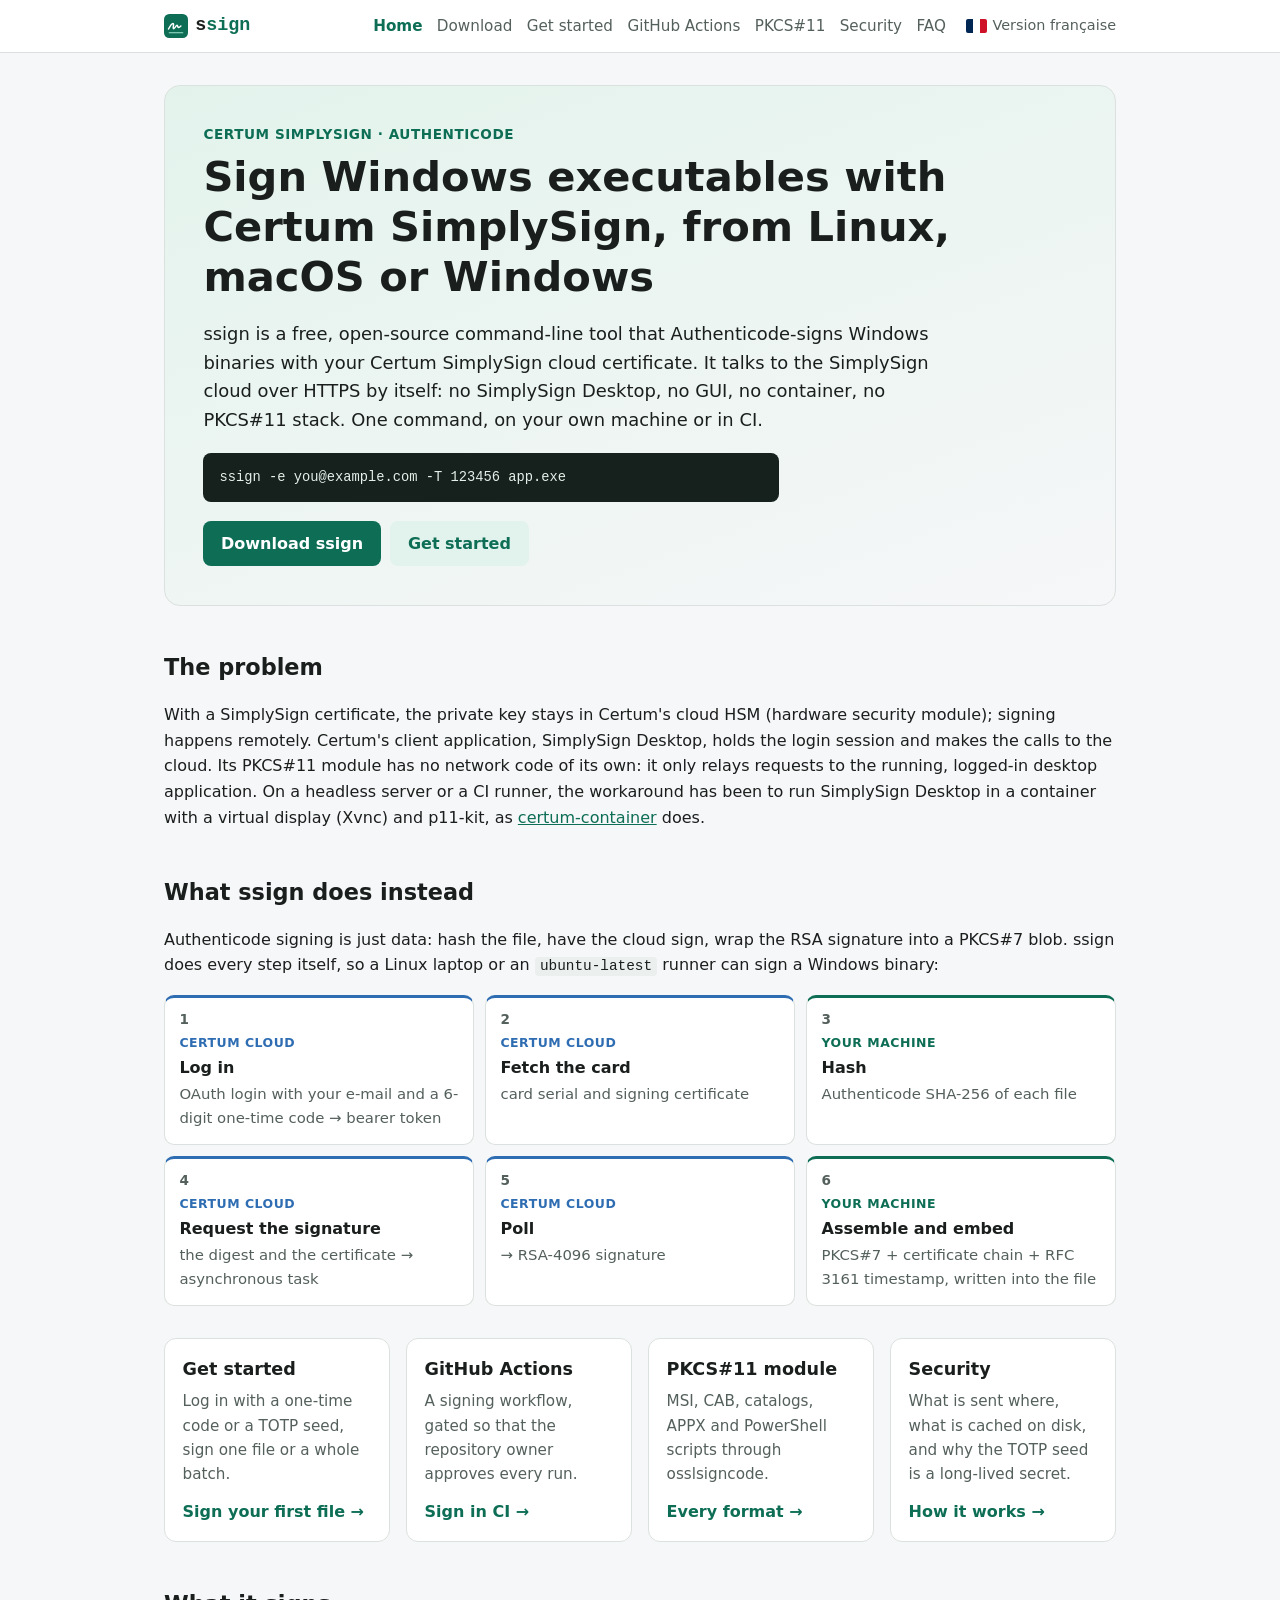
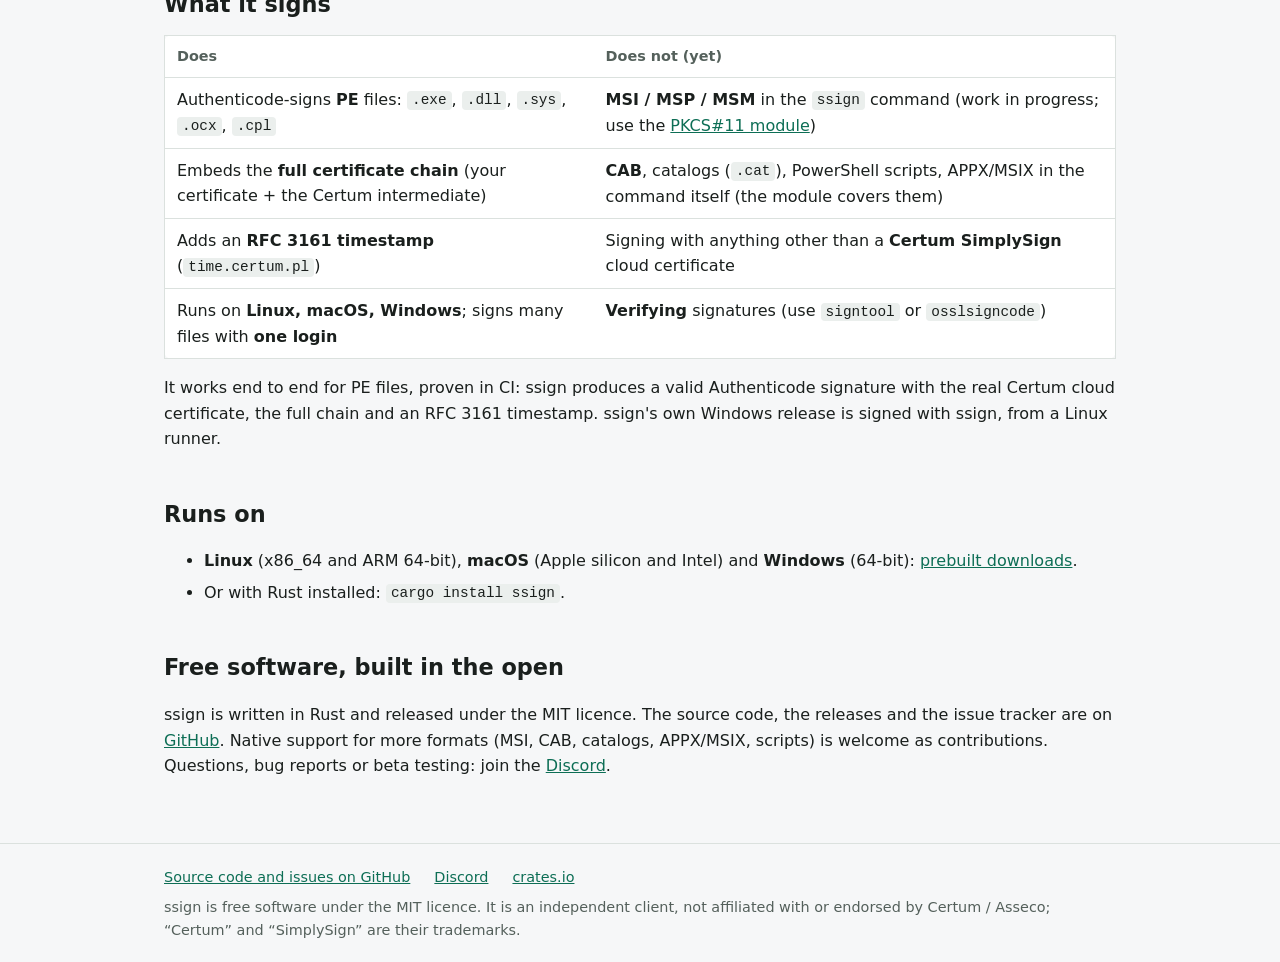
<file: docs/index.html>
<!doctype html>
<html lang="en">
<head>
<meta charset="utf-8">
<meta name="viewport" content="width=device-width, initial-scale=1">
<title>ssign – Certum SimplySign code signing on Linux, macOS and CI, without SimplySign Desktop</title>
<meta name="description" content="Sign Windows executables (Authenticode) with a Certum SimplySign cloud certificate from Linux, macOS or Windows, over HTTPS, without SimplySign Desktop. Free CLI for CI and GitHub Actions.">
<meta name="google-site-verification" content="TqbXre6qrm9jaoj6tFwRRiI2vuQilAZLm6kUJA-etmo">
<link rel="canonical" href="https://le-syl21.github.io/ssign/">
<link rel="alternate" hreflang="en" href="https://le-syl21.github.io/ssign/">
<link rel="alternate" hreflang="fr" href="https://le-syl21.github.io/ssign/fr/">
<link rel="alternate" hreflang="x-default" href="https://le-syl21.github.io/ssign/">
<meta property="og:type" content="website">
<meta property="og:site_name" content="ssign">
<meta property="og:title" content="ssign – Certum SimplySign code signing on Linux, macOS and CI, without SimplySign Desktop">
<meta property="og:description" content="Sign Windows executables (Authenticode) with a Certum SimplySign cloud certificate from Linux, macOS or Windows, over HTTPS, without SimplySign Desktop. Free CLI for CI and GitHub Actions.">
<meta property="og:url" content="https://le-syl21.github.io/ssign/">
<meta property="og:image" content="https://le-syl21.github.io/ssign/img/og.jpg">
<meta property="og:image:width" content="1200">
<meta property="og:image:height" content="630">
<meta property="og:locale" content="en_GB">
<meta property="og:locale:alternate" content="fr_FR">
<meta name="twitter:card" content="summary_large_image">
<meta name="twitter:title" content="ssign – Certum SimplySign code signing on Linux, macOS and CI, without SimplySign Desktop">
<meta name="twitter:description" content="Sign Windows executables (Authenticode) with a Certum SimplySign cloud certificate from Linux, macOS or Windows, over HTTPS, without SimplySign Desktop. Free CLI for CI and GitHub Actions.">
<meta name="twitter:image" content="https://le-syl21.github.io/ssign/img/og.jpg">
<meta name="color-scheme" content="light dark">
<link rel="icon" type="image/svg+xml" href="img/favicon.svg">
<link rel="stylesheet" href="style.css">
<script type="application/ld+json">{"@context": "https://schema.org", "@graph": [{"@type": "SoftwareApplication", "@id": "https://le-syl21.github.io/ssign/#app", "name": "ssign", "description": "Command-line tool that Authenticode-signs Windows binaries with a Certum SimplySign cloud certificate from Linux, macOS or Windows, without SimplySign Desktop.", "applicationCategory": "DeveloperApplication", "operatingSystem": "Linux, macOS, Windows", "url": "https://le-syl21.github.io/ssign/", "downloadUrl": "https://github.com/Le-Syl21/ssign/releases/latest", "license": "https://opensource.org/licenses/MIT", "codeRepository": "https://github.com/Le-Syl21/ssign", "offers": {"@type": "Offer", "price": "0", "priceCurrency": "EUR"}, "softwareVersion": "0.1.8"}, {"@type": "WebPage", "name": "ssign – Certum SimplySign code signing on Linux, macOS and CI, without SimplySign Desktop", "description": "Sign Windows executables (Authenticode) with a Certum SimplySign cloud certificate from Linux, macOS or Windows, over HTTPS, without SimplySign Desktop. Free CLI for CI and GitHub Actions.", "url": "https://le-syl21.github.io/ssign/", "inLanguage": "en", "about": {"@id": "https://le-syl21.github.io/ssign/#app"}}]}</script>
</head>
<body>
<header class="site"><div class="wrap">
<a class="brand" href="./"><img src="img/favicon.svg" alt="" width="24" height="24"><span>s<b>sign</b></span></a>
<nav class="main"><a href="./" aria-current="page">Home</a><a href="download.html">Download</a><a href="getting-started.html">Get started</a><a href="github-actions.html">GitHub Actions</a><a href="pkcs11.html">PKCS#11</a><a href="security.html">Security</a><a href="faq.html">FAQ</a></nav>
<a class="lang" href="fr/" hreflang="fr" lang="fr"><img src="img/fr.svg" alt="" width="21" height="14">Version française</a>
</div></header>
<main><div class="wrap">
<section class="hero">
<p class="eyebrow">Certum SimplySign · Authenticode</p>
<h1>Sign Windows executables with Certum SimplySign, from Linux, macOS or Windows</h1>
<p class="lead">ssign is a free, open-source command-line tool that Authenticode-signs Windows binaries with your
Certum SimplySign cloud certificate. It talks to the SimplySign cloud over HTTPS by itself: no SimplySign Desktop, no
GUI, no container, no PKCS#11 stack. One command, on your own machine or in CI.</p>
<pre><code>ssign -e you@example.com -T 123456 app.exe</code></pre>
<p class="actions"><a class="btn big" href="download.html">Download ssign</a>
<a class="btn big ghost" href="getting-started.html">Get started</a></p>
</section>

<h2>The problem</h2>
<p>With a SimplySign certificate, the private key stays in Certum's cloud HSM (hardware security module); signing
happens remotely. Certum's client application, SimplySign Desktop, holds the login session and makes the calls to
the cloud. Its PKCS#11 module has no network code of its own: it only relays requests to the running, logged-in desktop
application. On a headless server or a CI runner, the workaround has been to run SimplySign Desktop in a container with
a virtual display (Xvnc) and p11-kit, as <a href="https://github.com/hpvb/certum-container">certum-container</a> does.</p>

<h2>What ssign does instead</h2>
<p>Authenticode signing is just data: hash the file, have the cloud sign, wrap the RSA signature into a PKCS#7 blob.
ssign does every step itself, so a Linux laptop or an <code>ubuntu-latest</code> runner can sign a Windows binary:</p>
<ol class="flow"><li class="cloud"><span class="where">Certum cloud</span><strong>Log in</strong><span>OAuth login with your e-mail and a 6-digit one-time code → bearer token</span></li><li class="cloud"><span class="where">Certum cloud</span><strong>Fetch the card</strong><span>card serial and signing certificate</span></li><li class="local"><span class="where">Your machine</span><strong>Hash</strong><span>Authenticode SHA-256 of each file</span></li><li class="cloud"><span class="where">Certum cloud</span><strong>Request the signature</strong><span>the digest and the certificate → asynchronous task</span></li><li class="cloud"><span class="where">Certum cloud</span><strong>Poll</strong><span>→ RSA-4096 signature</span></li><li class="local"><span class="where">Your machine</span><strong>Assemble and embed</strong><span>PKCS#7 + certificate chain + RFC 3161 timestamp, written into the file</span></li></ol>

<div class="cards">
<div class="card"><h3>Get started</h3><p>Log in with a one-time code or a TOTP seed, sign one file or a whole
batch.</p><a class="more" href="getting-started.html">Sign your first file →</a></div>
<div class="card"><h3>GitHub Actions</h3><p>A signing workflow, gated so that the repository owner approves every
run.</p><a class="more" href="github-actions.html">Sign in CI →</a></div>
<div class="card"><h3>PKCS#11 module</h3><p>MSI, CAB, catalogs, APPX and PowerShell scripts through
osslsigncode.</p><a class="more" href="pkcs11.html">Every format →</a></div>
<div class="card"><h3>Security</h3><p>What is sent where, what is cached on disk, and why the TOTP seed is a
long-lived secret.</p><a class="more" href="security.html">How it works →</a></div>
</div>

<h2>What it signs</h2>
<div class="table"><table><thead><tr><th>Does</th><th>Does not (yet)</th></tr></thead><tbody>
<tr><td>Authenticode-signs <strong>PE</strong> files: <code>.exe</code>, <code>.dll</code>, <code>.sys</code>,
<code>.ocx</code>, <code>.cpl</code></td><td><strong>MSI / MSP / MSM</strong> in the <code>ssign</code> command
(work in progress; use the <a href="pkcs11.html">PKCS#11 module</a>)</td></tr>
<tr><td>Embeds the <strong>full certificate chain</strong> (your certificate + the Certum intermediate)</td>
<td><strong>CAB</strong>, catalogs (<code>.cat</code>), PowerShell scripts, APPX/MSIX in the command itself (the module
covers them)</td></tr>
<tr><td>Adds an <strong>RFC 3161 timestamp</strong> (<code>time.certum.pl</code>)</td>
<td>Signing with anything other than a <strong>Certum SimplySign</strong> cloud certificate</td></tr>
<tr><td>Runs on <strong>Linux, macOS, Windows</strong>; signs many files with <strong>one login</strong></td>
<td><strong>Verifying</strong> signatures (use <code>signtool</code> or <code>osslsigncode</code>)</td></tr>
</tbody></table></div>
<p>It works end to end for PE files, proven in CI: ssign produces a valid Authenticode signature with the real Certum
cloud certificate, the full chain and an RFC 3161 timestamp. ssign's own Windows release is signed with ssign, from a
Linux runner.</p>

<h2>Runs on</h2>
<ul>
<li><strong>Linux</strong> (x86_64 and ARM 64-bit), <strong>macOS</strong> (Apple silicon and Intel) and
<strong>Windows</strong> (64-bit): <a href="download.html">prebuilt downloads</a>.</li>
<li>Or with Rust installed: <code>cargo install ssign</code>.</li>
</ul>

<h2>Free software, built in the open</h2>
<p>ssign is written in Rust and released under the MIT licence. The source code, the releases and the issue tracker
are on <a href="https://github.com/Le-Syl21/ssign">GitHub</a>. Native support for more formats (MSI, CAB, catalogs, APPX/MSIX, scripts) is
welcome as contributions. Questions, bug reports or beta testing: join the <a href="https://discord.gg/T37DYHmt2j">Discord</a>.</p>
</div></main>
<footer class="site"><div class="wrap">
<a href="https://github.com/Le-Syl21/ssign">Source code and issues on GitHub</a>
<a href="https://discord.gg/T37DYHmt2j">Discord</a>
<a href="https://crates.io/crates/ssign">crates.io</a>
<span>ssign is free software under the MIT licence. It is an independent client, not affiliated with or endorsed by Certum / Asseco; “Certum” and “SimplySign” are their trademarks.</span>
</div></footer>
</body>
</html>
</file>
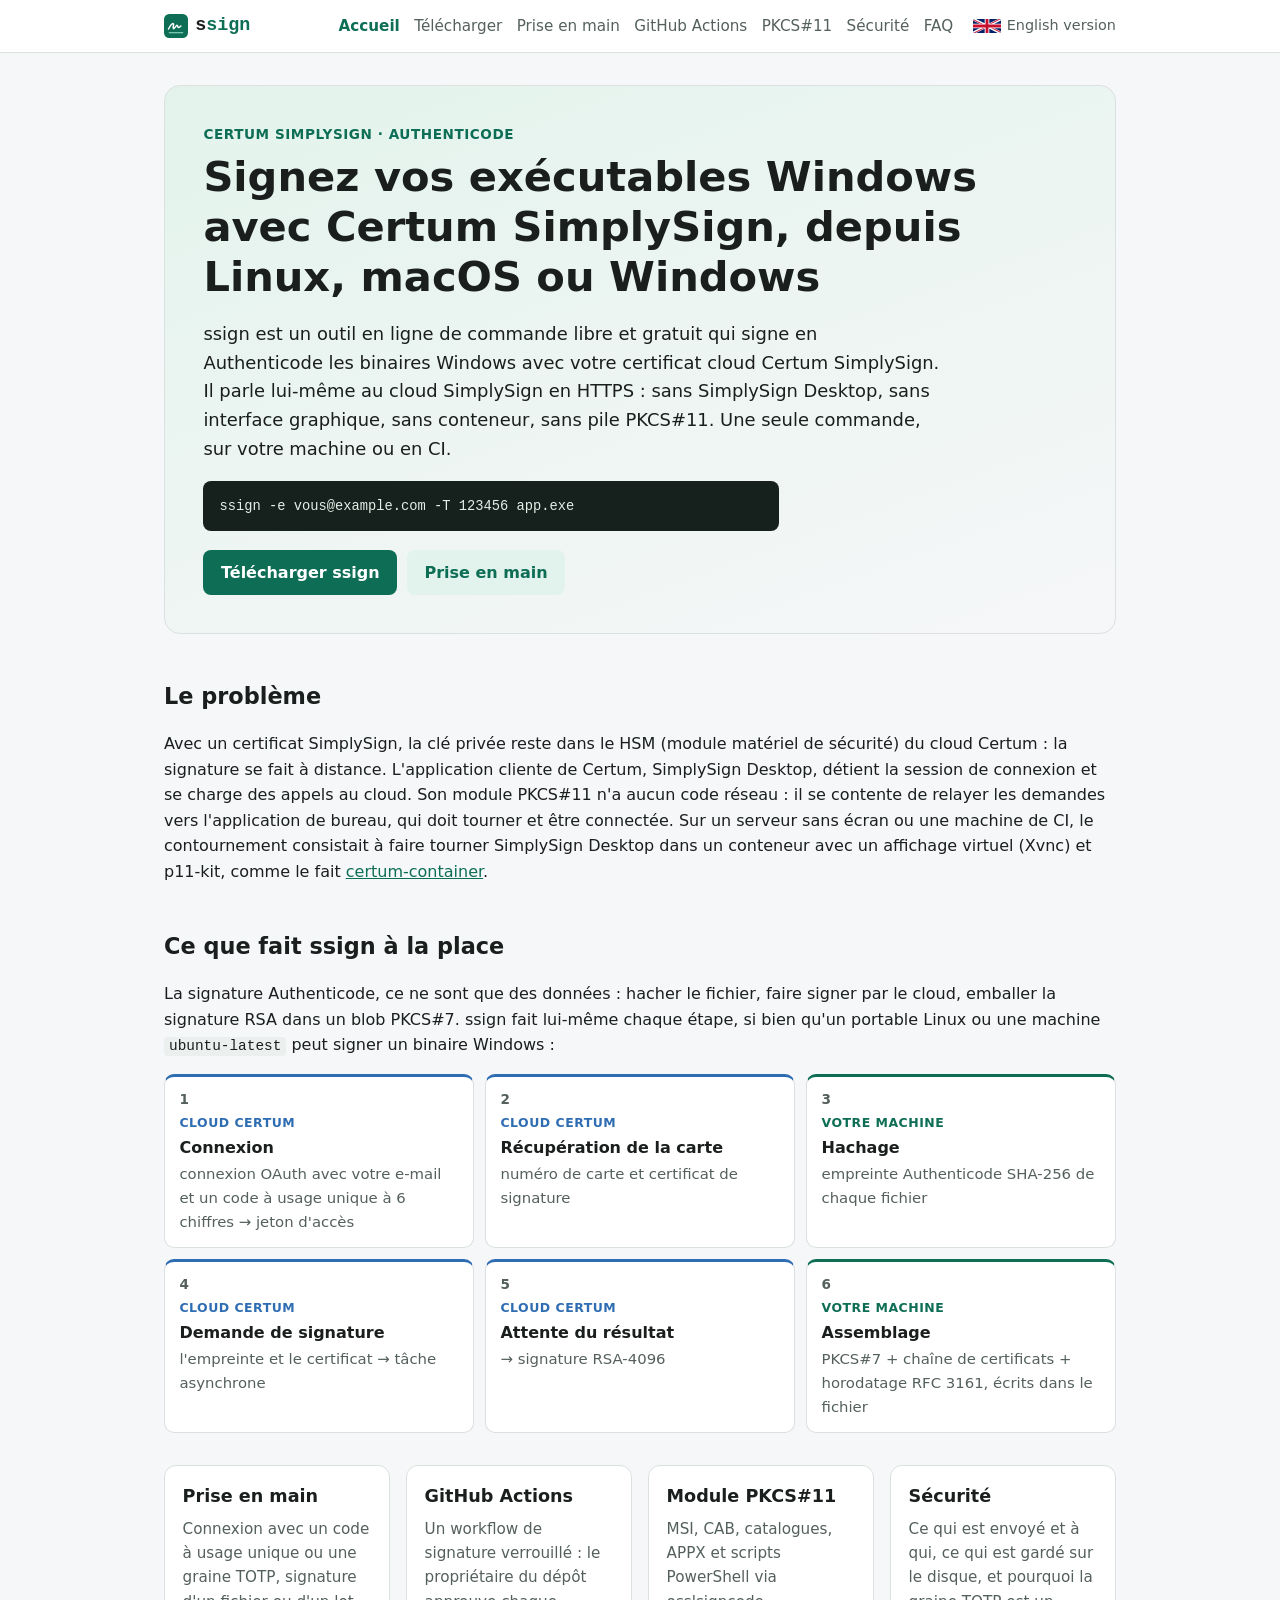
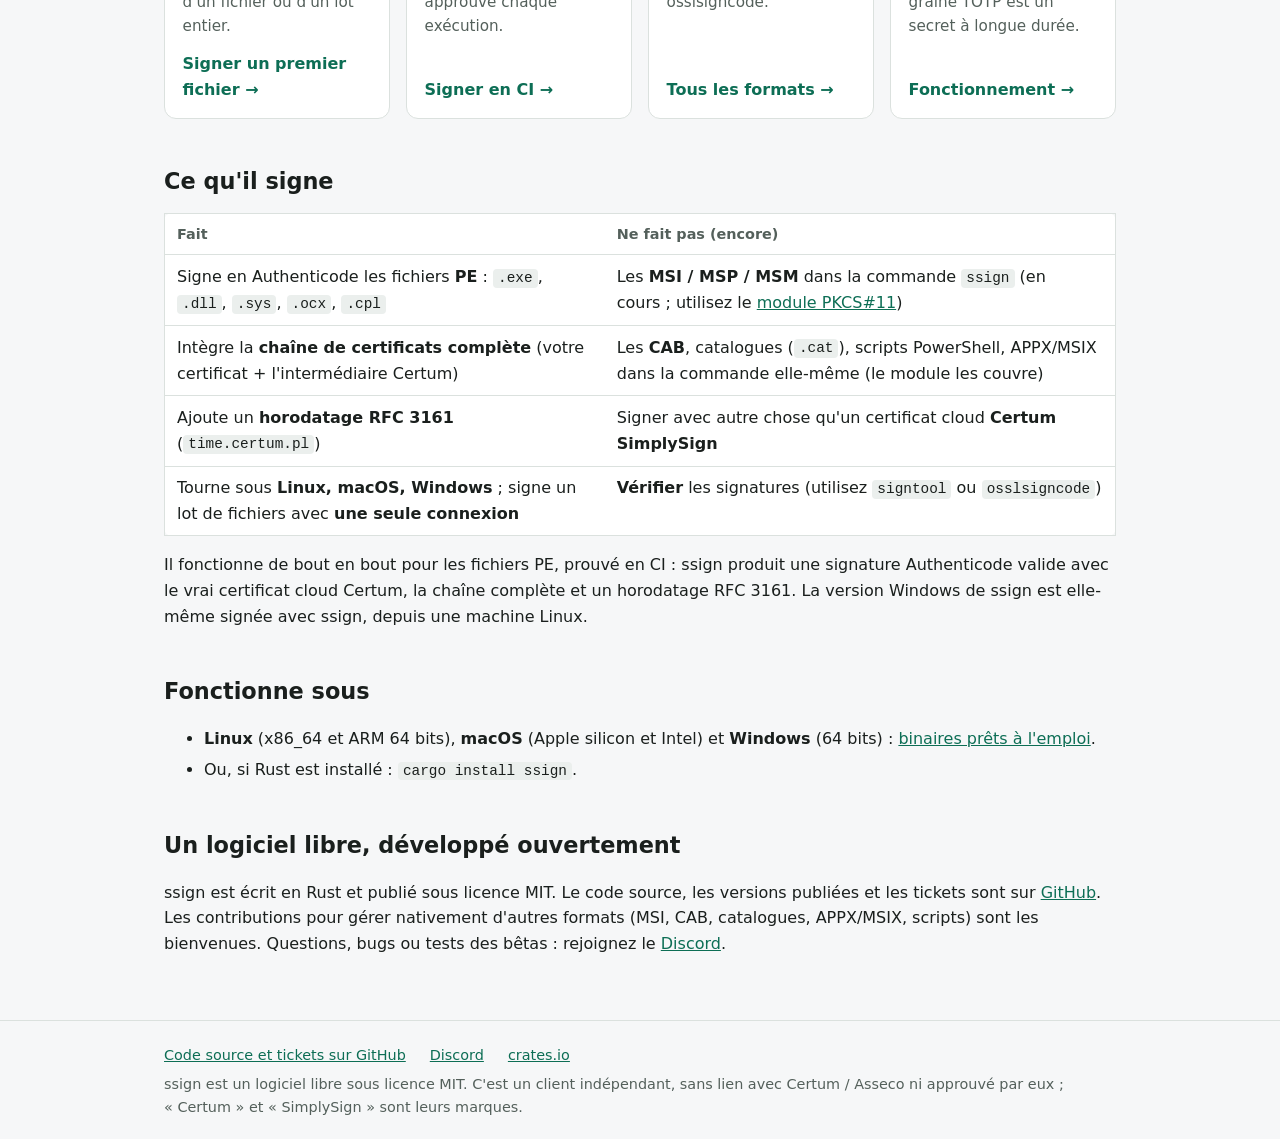
<file: docs/fr/index.html>
<!doctype html>
<html lang="fr">
<head>
<meta charset="utf-8">
<meta name="viewport" content="width=device-width, initial-scale=1">
<title>ssign – signer un exécutable Windows sous Linux avec Certum SimplySign, sans SimplySign Desktop</title>
<meta name="description" content="Signez vos exécutables Windows (Authenticode) avec un certificat cloud Certum SimplySign depuis Linux, macOS ou Windows, en HTTPS, sans SimplySign Desktop. Outil libre pour la CI et GitHub Actions.">
<meta name="google-site-verification" content="TqbXre6qrm9jaoj6tFwRRiI2vuQilAZLm6kUJA-etmo">
<link rel="canonical" href="https://le-syl21.github.io/ssign/fr/">
<link rel="alternate" hreflang="en" href="https://le-syl21.github.io/ssign/">
<link rel="alternate" hreflang="fr" href="https://le-syl21.github.io/ssign/fr/">
<link rel="alternate" hreflang="x-default" href="https://le-syl21.github.io/ssign/">
<meta property="og:type" content="website">
<meta property="og:site_name" content="ssign">
<meta property="og:title" content="ssign – signer un exécutable Windows sous Linux avec Certum SimplySign, sans SimplySign Desktop">
<meta property="og:description" content="Signez vos exécutables Windows (Authenticode) avec un certificat cloud Certum SimplySign depuis Linux, macOS ou Windows, en HTTPS, sans SimplySign Desktop. Outil libre pour la CI et GitHub Actions.">
<meta property="og:url" content="https://le-syl21.github.io/ssign/fr/">
<meta property="og:image" content="https://le-syl21.github.io/ssign/img/og.jpg">
<meta property="og:image:width" content="1200">
<meta property="og:image:height" content="630">
<meta property="og:locale" content="fr_FR">
<meta property="og:locale:alternate" content="en_GB">
<meta name="twitter:card" content="summary_large_image">
<meta name="twitter:title" content="ssign – signer un exécutable Windows sous Linux avec Certum SimplySign, sans SimplySign Desktop">
<meta name="twitter:description" content="Signez vos exécutables Windows (Authenticode) avec un certificat cloud Certum SimplySign depuis Linux, macOS ou Windows, en HTTPS, sans SimplySign Desktop. Outil libre pour la CI et GitHub Actions.">
<meta name="twitter:image" content="https://le-syl21.github.io/ssign/img/og.jpg">
<meta name="color-scheme" content="light dark">
<link rel="icon" type="image/svg+xml" href="../img/favicon.svg">
<link rel="stylesheet" href="../style.css">
<script type="application/ld+json">{"@context": "https://schema.org", "@graph": [{"@type": "SoftwareApplication", "@id": "https://le-syl21.github.io/ssign/#app", "name": "ssign", "description": "Outil en ligne de commande qui signe en Authenticode les binaires Windows avec un certificat cloud Certum SimplySign depuis Linux, macOS ou Windows, sans SimplySign Desktop.", "applicationCategory": "DeveloperApplication", "operatingSystem": "Linux, macOS, Windows", "url": "https://le-syl21.github.io/ssign/", "downloadUrl": "https://github.com/Le-Syl21/ssign/releases/latest", "license": "https://opensource.org/licenses/MIT", "codeRepository": "https://github.com/Le-Syl21/ssign", "offers": {"@type": "Offer", "price": "0", "priceCurrency": "EUR"}, "softwareVersion": "0.1.8"}, {"@type": "WebPage", "name": "ssign – signer un exécutable Windows sous Linux avec Certum SimplySign, sans SimplySign Desktop", "description": "Signez vos exécutables Windows (Authenticode) avec un certificat cloud Certum SimplySign depuis Linux, macOS ou Windows, en HTTPS, sans SimplySign Desktop. Outil libre pour la CI et GitHub Actions.", "url": "https://le-syl21.github.io/ssign/fr/", "inLanguage": "fr", "about": {"@id": "https://le-syl21.github.io/ssign/#app"}}]}</script>
</head>
<body>
<header class="site"><div class="wrap">
<a class="brand" href="./"><img src="../img/favicon.svg" alt="" width="24" height="24"><span>s<b>sign</b></span></a>
<nav class="main"><a href="./" aria-current="page">Accueil</a><a href="download.html">Télécharger</a><a href="getting-started.html">Prise en main</a><a href="github-actions.html">GitHub Actions</a><a href="pkcs11.html">PKCS#11</a><a href="security.html">Sécurité</a><a href="faq.html">FAQ</a></nav>
<a class="lang" href="../" hreflang="en" lang="en"><img src="../img/gb.svg" alt="" width="21" height="14">English version</a>
</div></header>
<main><div class="wrap">
<section class="hero">
<p class="eyebrow">Certum SimplySign · Authenticode</p>
<h1>Signez vos exécutables Windows avec Certum SimplySign, depuis Linux, macOS ou Windows</h1>
<p class="lead">ssign est un outil en ligne de commande libre et gratuit qui signe en Authenticode les binaires Windows
avec votre certificat cloud Certum SimplySign. Il parle lui-même au cloud SimplySign en HTTPS : sans SimplySign
Desktop, sans interface graphique, sans conteneur, sans pile PKCS#11. Une seule commande, sur votre machine ou en
CI.</p>
<pre><code>ssign -e vous@example.com -T 123456 app.exe</code></pre>
<p class="actions"><a class="btn big" href="download.html">Télécharger ssign</a>
<a class="btn big ghost" href="getting-started.html">Prise en main</a></p>
</section>

<h2>Le problème</h2>
<p>Avec un certificat SimplySign, la clé privée reste dans le HSM (module matériel de sécurité) du cloud Certum : la
signature se fait à distance. L'application cliente de Certum, SimplySign Desktop, détient la session de connexion et
se charge des appels au cloud. Son module PKCS#11 n'a aucun code réseau : il se contente de relayer les demandes vers
l'application de bureau, qui doit tourner et être connectée. Sur un serveur sans écran ou une machine de CI, le
contournement consistait à faire tourner SimplySign Desktop dans un conteneur avec un affichage virtuel (Xvnc) et p11-kit, comme le
fait <a href="https://github.com/hpvb/certum-container">certum-container</a>.</p>

<h2>Ce que fait ssign à la place</h2>
<p>La signature Authenticode, ce ne sont que des données : hacher le fichier, faire signer par le cloud, emballer la
signature RSA dans un blob PKCS#7. ssign fait lui-même chaque étape, si bien qu'un portable Linux ou une machine
<code>ubuntu-latest</code> peut signer un binaire Windows :</p>
<ol class="flow"><li class="cloud"><span class="where">Cloud Certum</span><strong>Connexion</strong><span>connexion OAuth avec votre e-mail et un code à usage unique à 6 chiffres → jeton d'accès</span></li><li class="cloud"><span class="where">Cloud Certum</span><strong>Récupération de la carte</strong><span>numéro de carte et certificat de signature</span></li><li class="local"><span class="where">Votre machine</span><strong>Hachage</strong><span>empreinte Authenticode SHA-256 de chaque fichier</span></li><li class="cloud"><span class="where">Cloud Certum</span><strong>Demande de signature</strong><span>l'empreinte et le certificat → tâche asynchrone</span></li><li class="cloud"><span class="where">Cloud Certum</span><strong>Attente du résultat</strong><span>→ signature RSA-4096</span></li><li class="local"><span class="where">Votre machine</span><strong>Assemblage</strong><span>PKCS#7 + chaîne de certificats + horodatage RFC 3161, écrits dans le fichier</span></li></ol>

<div class="cards">
<div class="card"><h3>Prise en main</h3><p>Connexion avec un code à usage unique ou une graine TOTP, signature d'un
fichier ou d'un lot entier.</p><a class="more" href="getting-started.html">Signer un premier fichier →</a></div>
<div class="card"><h3>GitHub Actions</h3><p>Un workflow de signature verrouillé : le propriétaire du dépôt approuve
chaque exécution.</p><a class="more" href="github-actions.html">Signer en CI →</a></div>
<div class="card"><h3>Module PKCS#11</h3><p>MSI, CAB, catalogues, APPX et scripts PowerShell via
osslsigncode.</p><a class="more" href="pkcs11.html">Tous les formats →</a></div>
<div class="card"><h3>Sécurité</h3><p>Ce qui est envoyé et à qui, ce qui est gardé sur le disque, et pourquoi la graine
TOTP est un secret à longue durée.</p><a class="more" href="security.html">Fonctionnement →</a></div>
</div>

<h2>Ce qu'il signe</h2>
<div class="table"><table><thead><tr><th>Fait</th><th>Ne fait pas (encore)</th></tr></thead><tbody>
<tr><td>Signe en Authenticode les fichiers <strong>PE</strong> : <code>.exe</code>, <code>.dll</code>,
<code>.sys</code>, <code>.ocx</code>, <code>.cpl</code></td><td>Les <strong>MSI / MSP / MSM</strong> dans la commande
<code>ssign</code> (en cours ; utilisez le <a href="pkcs11.html">module PKCS#11</a>)</td></tr>
<tr><td>Intègre la <strong>chaîne de certificats complète</strong> (votre certificat + l'intermédiaire Certum)</td>
<td>Les <strong>CAB</strong>, catalogues (<code>.cat</code>), scripts PowerShell, APPX/MSIX dans la commande elle-même
(le module les couvre)</td></tr>
<tr><td>Ajoute un <strong>horodatage RFC 3161</strong> (<code>time.certum.pl</code>)</td>
<td>Signer avec autre chose qu'un certificat cloud <strong>Certum SimplySign</strong></td></tr>
<tr><td>Tourne sous <strong>Linux, macOS, Windows</strong> ; signe un lot de fichiers avec <strong>une seule
connexion</strong></td><td><strong>Vérifier</strong> les signatures (utilisez <code>signtool</code> ou
<code>osslsigncode</code>)</td></tr>
</tbody></table></div>
<p>Il fonctionne de bout en bout pour les fichiers PE, prouvé en CI : ssign produit une signature Authenticode valide
avec le vrai certificat cloud Certum, la chaîne complète et un horodatage RFC 3161. La version Windows de ssign est
elle-même signée avec ssign, depuis une machine Linux.</p>

<h2>Fonctionne sous</h2>
<ul>
<li><strong>Linux</strong> (x86_64 et ARM 64 bits), <strong>macOS</strong> (Apple silicon et Intel) et
<strong>Windows</strong> (64 bits) : <a href="download.html">binaires prêts à l'emploi</a>.</li>
<li>Ou, si Rust est installé : <code>cargo install ssign</code>.</li>
</ul>

<h2>Un logiciel libre, développé ouvertement</h2>
<p>ssign est écrit en Rust et publié sous licence MIT. Le code source, les versions publiées et les tickets sont sur
<a href="https://github.com/Le-Syl21/ssign">GitHub</a>. Les contributions pour gérer nativement d'autres formats (MSI, CAB, catalogues, APPX/MSIX,
scripts) sont les bienvenues. Questions, bugs ou tests des bêtas : rejoignez le <a href="https://discord.gg/T37DYHmt2j">Discord</a>.</p>
</div></main>
<footer class="site"><div class="wrap">
<a href="https://github.com/Le-Syl21/ssign">Code source et tickets sur GitHub</a>
<a href="https://discord.gg/T37DYHmt2j">Discord</a>
<a href="https://crates.io/crates/ssign">crates.io</a>
<span>ssign est un logiciel libre sous licence MIT. C'est un client indépendant, sans lien avec Certum / Asseco ni approuvé par eux ; « Certum » et « SimplySign » sont leurs marques.</span>
</div></footer>
</body>
</html>
</file>
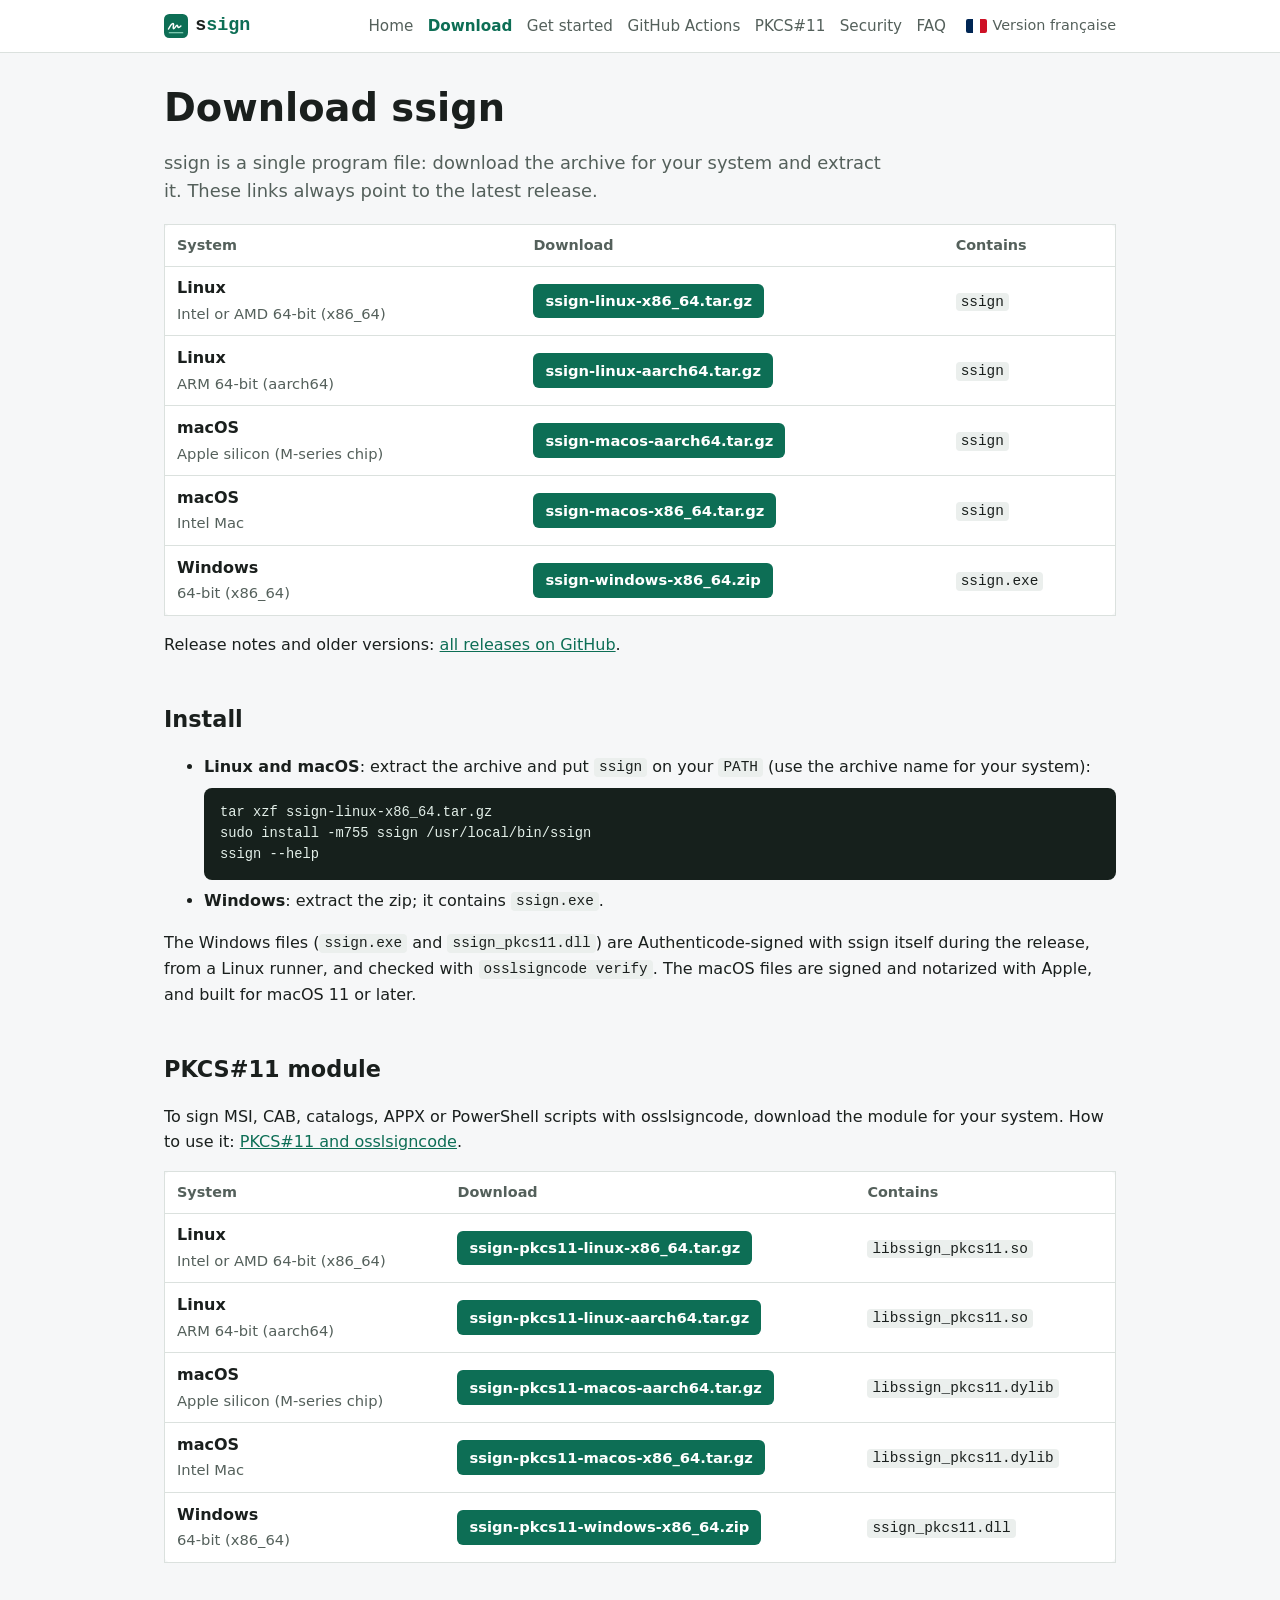
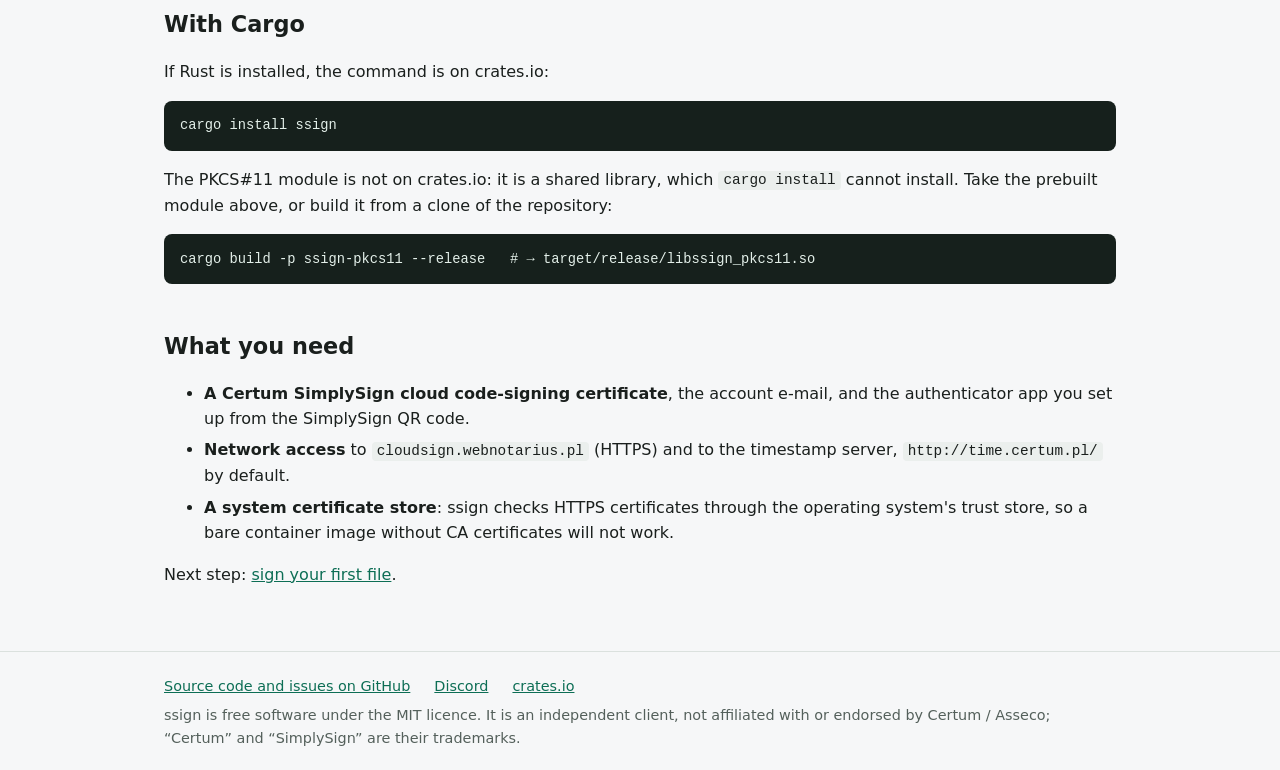
<file: docs/download.html>
<!doctype html>
<html lang="en">
<head>
<meta charset="utf-8">
<meta name="viewport" content="width=device-width, initial-scale=1">
<title>Download ssign for Linux, macOS and Windows – Certum SimplySign signing tool</title>
<meta name="description" content="Download ssign, the free command-line tool that signs Windows executables with a Certum SimplySign cloud certificate: Linux x86_64 and ARM64, macOS Apple silicon and Intel, Windows. PKCS#11 module too.">
<link rel="canonical" href="https://le-syl21.github.io/ssign/download.html">
<link rel="alternate" hreflang="en" href="https://le-syl21.github.io/ssign/download.html">
<link rel="alternate" hreflang="fr" href="https://le-syl21.github.io/ssign/fr/download.html">
<link rel="alternate" hreflang="x-default" href="https://le-syl21.github.io/ssign/download.html">
<meta property="og:type" content="website">
<meta property="og:site_name" content="ssign">
<meta property="og:title" content="Download ssign for Linux, macOS and Windows – Certum SimplySign signing tool">
<meta property="og:description" content="Download ssign, the free command-line tool that signs Windows executables with a Certum SimplySign cloud certificate: Linux x86_64 and ARM64, macOS Apple silicon and Intel, Windows. PKCS#11 module too.">
<meta property="og:url" content="https://le-syl21.github.io/ssign/download.html">
<meta property="og:image" content="https://le-syl21.github.io/ssign/img/og.jpg">
<meta property="og:image:width" content="1200">
<meta property="og:image:height" content="630">
<meta property="og:locale" content="en_GB">
<meta property="og:locale:alternate" content="fr_FR">
<meta name="twitter:card" content="summary_large_image">
<meta name="twitter:title" content="Download ssign for Linux, macOS and Windows – Certum SimplySign signing tool">
<meta name="twitter:description" content="Download ssign, the free command-line tool that signs Windows executables with a Certum SimplySign cloud certificate: Linux x86_64 and ARM64, macOS Apple silicon and Intel, Windows. PKCS#11 module too.">
<meta name="twitter:image" content="https://le-syl21.github.io/ssign/img/og.jpg">
<meta name="color-scheme" content="light dark">
<link rel="icon" type="image/svg+xml" href="img/favicon.svg">
<link rel="stylesheet" href="style.css">
<script type="application/ld+json">{"@context": "https://schema.org", "@graph": [{"@type": "SoftwareApplication", "@id": "https://le-syl21.github.io/ssign/#app", "name": "ssign", "description": "Command-line tool that Authenticode-signs Windows binaries with a Certum SimplySign cloud certificate from Linux, macOS or Windows, without SimplySign Desktop.", "applicationCategory": "DeveloperApplication", "operatingSystem": "Linux, macOS, Windows", "url": "https://le-syl21.github.io/ssign/", "downloadUrl": "https://github.com/Le-Syl21/ssign/releases/latest", "license": "https://opensource.org/licenses/MIT", "codeRepository": "https://github.com/Le-Syl21/ssign", "offers": {"@type": "Offer", "price": "0", "priceCurrency": "EUR"}, "softwareVersion": "0.1.8"}, {"@type": "WebPage", "name": "Download ssign for Linux, macOS and Windows – Certum SimplySign signing tool", "description": "Download ssign, the free command-line tool that signs Windows executables with a Certum SimplySign cloud certificate: Linux x86_64 and ARM64, macOS Apple silicon and Intel, Windows. PKCS#11 module too.", "url": "https://le-syl21.github.io/ssign/download.html", "inLanguage": "en", "about": {"@id": "https://le-syl21.github.io/ssign/#app"}}]}</script>
</head>
<body>
<header class="site"><div class="wrap">
<a class="brand" href="./"><img src="img/favicon.svg" alt="" width="24" height="24"><span>s<b>sign</b></span></a>
<nav class="main"><a href="./">Home</a><a href="download.html" aria-current="page">Download</a><a href="getting-started.html">Get started</a><a href="github-actions.html">GitHub Actions</a><a href="pkcs11.html">PKCS#11</a><a href="security.html">Security</a><a href="faq.html">FAQ</a></nav>
<a class="lang" href="fr/download.html" hreflang="fr" lang="fr"><img src="img/fr.svg" alt="" width="21" height="14">Version française</a>
</div></header>
<main><div class="wrap">
<h1>Download ssign</h1>
<p class="lead">ssign is a single program file: download the archive for your system and extract it. These links
always point to the latest release.</p>
<div class="table"><table class="dl"><thead><tr><th>System</th><th>Download</th><th>Contains</th></tr></thead><tbody><tr><td><strong>Linux</strong><br><span class="muted">Intel or AMD 64-bit (x86_64)</span></td><td><a class="btn" href="https://github.com/Le-Syl21/ssign/releases/latest/download/ssign-linux-x86_64.tar.gz">ssign-linux-x86_64.tar.gz</a></td><td><code>ssign</code></td></tr><tr><td><strong>Linux</strong><br><span class="muted">ARM 64-bit (aarch64)</span></td><td><a class="btn" href="https://github.com/Le-Syl21/ssign/releases/latest/download/ssign-linux-aarch64.tar.gz">ssign-linux-aarch64.tar.gz</a></td><td><code>ssign</code></td></tr><tr><td><strong>macOS</strong><br><span class="muted">Apple silicon (M-series chip)</span></td><td><a class="btn" href="https://github.com/Le-Syl21/ssign/releases/latest/download/ssign-macos-aarch64.tar.gz">ssign-macos-aarch64.tar.gz</a></td><td><code>ssign</code></td></tr><tr><td><strong>macOS</strong><br><span class="muted">Intel Mac</span></td><td><a class="btn" href="https://github.com/Le-Syl21/ssign/releases/latest/download/ssign-macos-x86_64.tar.gz">ssign-macos-x86_64.tar.gz</a></td><td><code>ssign</code></td></tr><tr><td><strong>Windows</strong><br><span class="muted">64-bit (x86_64)</span></td><td><a class="btn" href="https://github.com/Le-Syl21/ssign/releases/latest/download/ssign-windows-x86_64.zip">ssign-windows-x86_64.zip</a></td><td><code>ssign.exe</code></td></tr></tbody></table></div>
<p>Release notes and older versions: <a href="https://github.com/Le-Syl21/ssign/releases">all releases on GitHub</a>.</p>

<h2>Install</h2>
<ul>
<li><strong>Linux and macOS</strong>: extract the archive and put <code>ssign</code> on your <code>PATH</code> (use the
archive name for your system):
<pre><code>tar xzf ssign-linux-x86_64.tar.gz
sudo install -m755 ssign /usr/local/bin/ssign
ssign --help</code></pre></li>
<li><strong>Windows</strong>: extract the zip; it contains <code>ssign.exe</code>.</li>
</ul>
<p>The Windows files (<code>ssign.exe</code> and <code>ssign_pkcs11.dll</code>) are Authenticode-signed with ssign
itself during the release, from a Linux runner, and checked with <code>osslsigncode verify</code>. The macOS files
are signed and notarized with Apple, and built for macOS 11 or later.</p>

<h2 id="pkcs11">PKCS#11 module</h2>
<p>To sign MSI, CAB, catalogs, APPX or PowerShell scripts with osslsigncode, download the module for your system.
How to use it: <a href="pkcs11.html">PKCS#11 and osslsigncode</a>.</p>
<div class="table"><table class="dl"><thead><tr><th>System</th><th>Download</th><th>Contains</th></tr></thead><tbody><tr><td><strong>Linux</strong><br><span class="muted">Intel or AMD 64-bit (x86_64)</span></td><td><a class="btn" href="https://github.com/Le-Syl21/ssign/releases/latest/download/ssign-pkcs11-linux-x86_64.tar.gz">ssign-pkcs11-linux-x86_64.tar.gz</a></td><td><code>libssign_pkcs11.so</code></td></tr><tr><td><strong>Linux</strong><br><span class="muted">ARM 64-bit (aarch64)</span></td><td><a class="btn" href="https://github.com/Le-Syl21/ssign/releases/latest/download/ssign-pkcs11-linux-aarch64.tar.gz">ssign-pkcs11-linux-aarch64.tar.gz</a></td><td><code>libssign_pkcs11.so</code></td></tr><tr><td><strong>macOS</strong><br><span class="muted">Apple silicon (M-series chip)</span></td><td><a class="btn" href="https://github.com/Le-Syl21/ssign/releases/latest/download/ssign-pkcs11-macos-aarch64.tar.gz">ssign-pkcs11-macos-aarch64.tar.gz</a></td><td><code>libssign_pkcs11.dylib</code></td></tr><tr><td><strong>macOS</strong><br><span class="muted">Intel Mac</span></td><td><a class="btn" href="https://github.com/Le-Syl21/ssign/releases/latest/download/ssign-pkcs11-macos-x86_64.tar.gz">ssign-pkcs11-macos-x86_64.tar.gz</a></td><td><code>libssign_pkcs11.dylib</code></td></tr><tr><td><strong>Windows</strong><br><span class="muted">64-bit (x86_64)</span></td><td><a class="btn" href="https://github.com/Le-Syl21/ssign/releases/latest/download/ssign-pkcs11-windows-x86_64.zip">ssign-pkcs11-windows-x86_64.zip</a></td><td><code>ssign_pkcs11.dll</code></td></tr></tbody></table></div>

<h2>With Cargo</h2>
<p>If Rust is installed, the command is on crates.io:</p>
<pre><code>cargo install ssign</code></pre>
<p>The PKCS#11 module is not on crates.io: it is a shared library, which <code>cargo install</code> cannot install.
Take the prebuilt module above, or build it from a clone of the repository:</p>
<pre><code>cargo build -p ssign-pkcs11 --release   # → target/release/libssign_pkcs11.so</code></pre>

<h2>What you need</h2>
<ul>
<li><strong>A Certum SimplySign cloud code-signing certificate</strong>, the account e-mail, and the authenticator app
you set up from the SimplySign QR code.</li>
<li><strong>Network access</strong> to <code>cloudsign.webnotarius.pl</code> (HTTPS) and to the timestamp server,
<code>http://time.certum.pl/</code> by default.</li>
<li><strong>A system certificate store</strong>: ssign checks HTTPS certificates through the operating system's
trust store, so a bare container image without CA certificates will not work.</li>
</ul>
<p>Next step: <a href="getting-started.html">sign your first file</a>.</p>
</div></main>
<footer class="site"><div class="wrap">
<a href="https://github.com/Le-Syl21/ssign">Source code and issues on GitHub</a>
<a href="https://discord.gg/T37DYHmt2j">Discord</a>
<a href="https://crates.io/crates/ssign">crates.io</a>
<span>ssign is free software under the MIT licence. It is an independent client, not affiliated with or endorsed by Certum / Asseco; “Certum” and “SimplySign” are their trademarks.</span>
</div></footer>
</body>
</html>
</file>
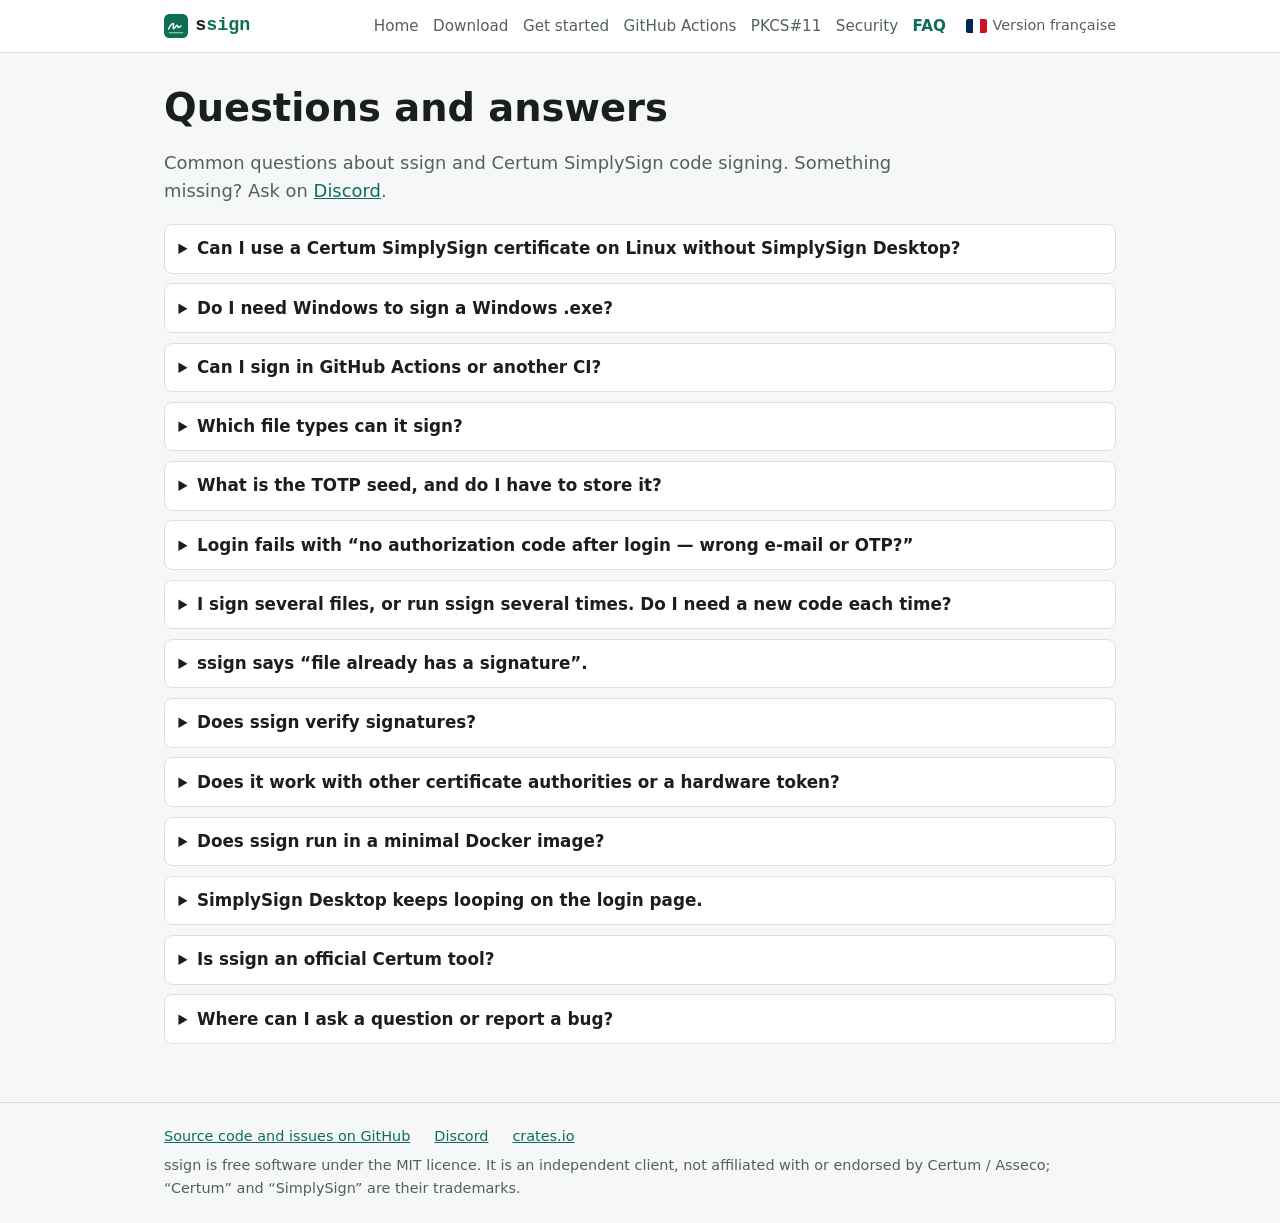
<file: docs/faq.html>
<!doctype html>
<html lang="en">
<head>
<meta charset="utf-8">
<meta name="viewport" content="width=device-width, initial-scale=1">
<title>ssign FAQ: Certum SimplySign on Linux, in CI and without SimplySign Desktop</title>
<meta name="description" content="Answers about signing Windows executables with Certum SimplySign on Linux and macOS: CI, supported file types, TOTP seed, login errors, session reuse, Docker, SimplySign Desktop login loop.">
<link rel="canonical" href="https://le-syl21.github.io/ssign/faq.html">
<link rel="alternate" hreflang="en" href="https://le-syl21.github.io/ssign/faq.html">
<link rel="alternate" hreflang="fr" href="https://le-syl21.github.io/ssign/fr/faq.html">
<link rel="alternate" hreflang="x-default" href="https://le-syl21.github.io/ssign/faq.html">
<meta property="og:type" content="website">
<meta property="og:site_name" content="ssign">
<meta property="og:title" content="ssign FAQ: Certum SimplySign on Linux, in CI and without SimplySign Desktop">
<meta property="og:description" content="Answers about signing Windows executables with Certum SimplySign on Linux and macOS: CI, supported file types, TOTP seed, login errors, session reuse, Docker, SimplySign Desktop login loop.">
<meta property="og:url" content="https://le-syl21.github.io/ssign/faq.html">
<meta property="og:image" content="https://le-syl21.github.io/ssign/img/og.jpg">
<meta property="og:image:width" content="1200">
<meta property="og:image:height" content="630">
<meta property="og:locale" content="en_GB">
<meta property="og:locale:alternate" content="fr_FR">
<meta name="twitter:card" content="summary_large_image">
<meta name="twitter:title" content="ssign FAQ: Certum SimplySign on Linux, in CI and without SimplySign Desktop">
<meta name="twitter:description" content="Answers about signing Windows executables with Certum SimplySign on Linux and macOS: CI, supported file types, TOTP seed, login errors, session reuse, Docker, SimplySign Desktop login loop.">
<meta name="twitter:image" content="https://le-syl21.github.io/ssign/img/og.jpg">
<meta name="color-scheme" content="light dark">
<link rel="icon" type="image/svg+xml" href="img/favicon.svg">
<link rel="stylesheet" href="style.css">
<script type="application/ld+json">{"@context": "https://schema.org", "@graph": [{"@type": "SoftwareApplication", "@id": "https://le-syl21.github.io/ssign/#app", "name": "ssign", "description": "Command-line tool that Authenticode-signs Windows binaries with a Certum SimplySign cloud certificate from Linux, macOS or Windows, without SimplySign Desktop.", "applicationCategory": "DeveloperApplication", "operatingSystem": "Linux, macOS, Windows", "url": "https://le-syl21.github.io/ssign/", "downloadUrl": "https://github.com/Le-Syl21/ssign/releases/latest", "license": "https://opensource.org/licenses/MIT", "codeRepository": "https://github.com/Le-Syl21/ssign", "offers": {"@type": "Offer", "price": "0", "priceCurrency": "EUR"}, "softwareVersion": "0.1.8"}, {"@type": "WebPage", "name": "ssign FAQ: Certum SimplySign on Linux, in CI and without SimplySign Desktop", "description": "Answers about signing Windows executables with Certum SimplySign on Linux and macOS: CI, supported file types, TOTP seed, login errors, session reuse, Docker, SimplySign Desktop login loop.", "url": "https://le-syl21.github.io/ssign/faq.html", "inLanguage": "en", "about": {"@id": "https://le-syl21.github.io/ssign/#app"}}, {"@type": "FAQPage", "url": "https://le-syl21.github.io/ssign/faq.html", "inLanguage": "en", "mainEntity": [{"@type": "Question", "name": "Can I use a Certum SimplySign certificate on Linux without SimplySign Desktop?", "acceptedAnswer": {"@type": "Answer", "text": "Yes. ssign talks to the SimplySign cloud over HTTPS by itself: it logs in, fetches your certificate and asks the cloud to sign, with no SimplySign Desktop, no GUI, no container and no PKCS#11 stack. It runs on Linux, macOS and Windows. See Get started."}}, {"@type": "Question", "name": "Do I need Windows to sign a Windows .exe?", "acceptedAnswer": {"@type": "Answer", "text": "No. Authenticode signing is data: ssign hashes the file, gets the RSA signature from the cloud and builds the PKCS#7 signature itself, with no Windows API. ssign's own Windows release is signed that way, from a Linux runner."}}, {"@type": "Question", "name": "Can I sign in GitHub Actions or another CI?", "acceptedAnswer": {"@type": "Answer", "text": "Yes. Give ssign CERTUM_EMAIL and the TOTP seed in CERTUM_OTP, and it computes the one-time code on each run. Keep the seed in a protected environment that needs your approval: see GitHub Actions."}}, {"@type": "Question", "name": "Which file types can it sign?", "acceptedAnswer": {"@type": "Answer", "text": "The ssign command signs PE files: .exe, .dll, .sys, .ocx, .cpl. For MSI, CAB, catalogs, APPX and PowerShell scripts, use the PKCS#11 module with osslsigncode. Native MSI signing in the command itself is still in progress."}}, {"@type": "Question", "name": "What is the TOTP seed, and do I have to store it?", "acceptedAnswer": {"@type": "Answer", "text": "It is the base32 secret behind the authenticator you set up from the SimplySign QR code. It is long-lived: with it and your e-mail, anyone can sign as you until you re-issue the QR code. You only need it for automation (--otp). On your own machine, pass the current code with --token instead, and the seed never leaves your authenticator app. See Security."}}, {"@type": "Question", "name": "Login fails with “no authorization code after login — wrong e-mail or OTP?”", "acceptedAnswer": {"@type": "Answer", "text": "Certum did not accept the e-mail and code. Check the e-mail, and that the code is current: a code is valid for about 30 seconds and Certum accepts it only once. With --otp, ssign computes the code from the system clock, so that clock has to be right."}}, {"@type": "Question", "name": "I sign several files, or run ssign several times. Do I need a new code each time?", "acceptedAnswer": {"@type": "Answer", "text": "No. One login signs every file given on the command line. The session is also cached for 20 minutes, so the next runs, and the PKCS#11 module, reuse it without a new code. See the session cache."}}, {"@type": "Question", "name": "ssign says “file already has a signature”.", "acceptedAnswer": {"@type": "Answer", "text": "ssign does not replace an existing Authenticode signature: it stops on a PE file that is already signed. Sign the file as it came out of the build."}}, {"@type": "Question", "name": "Does ssign verify signatures?", "acceptedAnswer": {"@type": "Answer", "text": "No. Check the result with osslsigncode verify or with signtool on Windows. ssign's own release pipeline checks every signed file with osslsigncode verify."}}, {"@type": "Question", "name": "Does it work with other certificate authorities or a hardware token?", "acceptedAnswer": {"@type": "Answer", "text": "No. ssign signs only with a Certum SimplySign cloud certificate."}}, {"@type": "Question", "name": "Does ssign run in a minimal Docker image?", "acceptedAnswer": {"@type": "Answer", "text": "It needs no SimplySign software, but it checks HTTPS certificates through the operating system's certificate store. The image must therefore contain CA certificates: a bare scratch container has none."}}, {"@type": "Question", "name": "SimplySign Desktop keeps looping on the login page.", "acceptedAnswer": {"@type": "Answer", "text": "That is a SimplySign Desktop issue, recorded while the protocol was studied: version 2.9.10 gets an HTTP 415 error in a tight loop when it lists the cards, so the card is never inserted and the login page loops; version 2.9.14 speaks the current API. ssign does not use SimplySign Desktop at all. Details in the protocol notes."}}, {"@type": "Question", "name": "Is ssign an official Certum tool?", "acceptedAnswer": {"@type": "Answer", "text": "No. It is an independent open-source client for the SimplySign cloud, not affiliated with or endorsed by Certum / Asseco."}}, {"@type": "Question", "name": "Where can I ask a question or report a bug?", "acceptedAnswer": {"@type": "Answer", "text": "On Discord or in the GitHub issues."}}]}]}</script>
</head>
<body>
<header class="site"><div class="wrap">
<a class="brand" href="./"><img src="img/favicon.svg" alt="" width="24" height="24"><span>s<b>sign</b></span></a>
<nav class="main"><a href="./">Home</a><a href="download.html">Download</a><a href="getting-started.html">Get started</a><a href="github-actions.html">GitHub Actions</a><a href="pkcs11.html">PKCS#11</a><a href="security.html">Security</a><a href="faq.html" aria-current="page">FAQ</a></nav>
<a class="lang" href="fr/faq.html" hreflang="fr" lang="fr"><img src="img/fr.svg" alt="" width="21" height="14">Version française</a>
</div></header>
<main><div class="wrap">
<h1>Questions and answers</h1>
<p class="lead">Common questions about ssign and Certum SimplySign code signing. Something missing? Ask on
<a href="https://discord.gg/T37DYHmt2j">Discord</a>.</p>
<details class="faq"><summary><h2>Can I use a Certum SimplySign certificate on Linux without SimplySign Desktop?</h2></summary><p>Yes. ssign talks to the SimplySign cloud over HTTPS by itself: it logs in, fetches your certificate and asks the cloud to sign, with no SimplySign Desktop, no GUI, no container and no PKCS#11 stack. It runs on Linux, macOS and Windows. See <a href="getting-started.html">Get started</a>.</p></details>
<details class="faq"><summary><h2>Do I need Windows to sign a Windows .exe?</h2></summary><p>No. Authenticode signing is data: ssign hashes the file, gets the RSA signature from the cloud and builds the PKCS#7 signature itself, with no Windows API. ssign's own Windows release is signed that way, from a Linux runner.</p></details>
<details class="faq"><summary><h2>Can I sign in GitHub Actions or another CI?</h2></summary><p>Yes. Give ssign <code>CERTUM_EMAIL</code> and the TOTP seed in <code>CERTUM_OTP</code>, and it computes the one-time code on each run. Keep the seed in a protected environment that needs your approval: see <a href="github-actions.html">GitHub Actions</a>.</p></details>
<details class="faq"><summary><h2>Which file types can it sign?</h2></summary><p>The <code>ssign</code> command signs PE files: <code>.exe</code>, <code>.dll</code>, <code>.sys</code>, <code>.ocx</code>, <code>.cpl</code>. For MSI, CAB, catalogs, APPX and PowerShell scripts, use the <a href="pkcs11.html">PKCS#11 module</a> with osslsigncode. Native MSI signing in the command itself is still in progress.</p></details>
<details class="faq"><summary><h2>What is the TOTP seed, and do I have to store it?</h2></summary><p>It is the base32 secret behind the authenticator you set up from the SimplySign QR code. It is long-lived: with it and your e-mail, anyone can sign as you until you re-issue the QR code. You only need it for automation (<code>--otp</code>). On your own machine, pass the current code with <code>--token</code> instead, and the seed never leaves your authenticator app. See <a href="security.html">Security</a>.</p></details>
<details class="faq"><summary><h2>Login fails with “no authorization code after login — wrong e-mail or OTP?”</h2></summary><p>Certum did not accept the e-mail and code. Check the e-mail, and that the code is current: a code is valid for about 30 seconds and Certum accepts it only once. With <code>--otp</code>, ssign computes the code from the system clock, so that clock has to be right.</p></details>
<details class="faq"><summary><h2>I sign several files, or run ssign several times. Do I need a new code each time?</h2></summary><p>No. One login signs every file given on the command line. The session is also cached for 20 minutes, so the next runs, and the PKCS#11 module, reuse it without a new code. See <a href="security.html#cache">the session cache</a>.</p></details>
<details class="faq"><summary><h2>ssign says “file already has a signature”.</h2></summary><p>ssign does not replace an existing Authenticode signature: it stops on a PE file that is already signed. Sign the file as it came out of the build.</p></details>
<details class="faq"><summary><h2>Does ssign verify signatures?</h2></summary><p>No. Check the result with <code>osslsigncode verify</code> or with <code>signtool</code> on Windows. ssign's own release pipeline checks every signed file with <code>osslsigncode verify</code>.</p></details>
<details class="faq"><summary><h2>Does it work with other certificate authorities or a hardware token?</h2></summary><p>No. ssign signs only with a Certum SimplySign cloud certificate.</p></details>
<details class="faq"><summary><h2>Does ssign run in a minimal Docker image?</h2></summary><p>It needs no SimplySign software, but it checks HTTPS certificates through the operating system's certificate store. The image must therefore contain CA certificates: a bare <code>scratch</code> container has none.</p></details>
<details class="faq"><summary><h2>SimplySign Desktop keeps looping on the login page.</h2></summary><p>That is a SimplySign Desktop issue, recorded while the protocol was studied: version 2.9.10 gets an HTTP 415 error in a tight loop when it lists the cards, so the card is never inserted and the login page loops; version 2.9.14 speaks the current API. ssign does not use SimplySign Desktop at all. Details in <a href="https://github.com/Le-Syl21/ssign/blob/main/docs/simplysign-protocol.md">the protocol notes</a>.</p></details>
<details class="faq"><summary><h2>Is ssign an official Certum tool?</h2></summary><p>No. It is an independent open-source client for the SimplySign cloud, not affiliated with or endorsed by Certum / Asseco.</p></details>
<details class="faq"><summary><h2>Where can I ask a question or report a bug?</h2></summary><p>On <a href="https://discord.gg/T37DYHmt2j">Discord</a> or in the <a href="https://github.com/Le-Syl21/ssign/issues">GitHub issues</a>.</p></details>
</div></main>
<footer class="site"><div class="wrap">
<a href="https://github.com/Le-Syl21/ssign">Source code and issues on GitHub</a>
<a href="https://discord.gg/T37DYHmt2j">Discord</a>
<a href="https://crates.io/crates/ssign">crates.io</a>
<span>ssign is free software under the MIT licence. It is an independent client, not affiliated with or endorsed by Certum / Asseco; “Certum” and “SimplySign” are their trademarks.</span>
</div></footer>
</body>
</html>
</file>
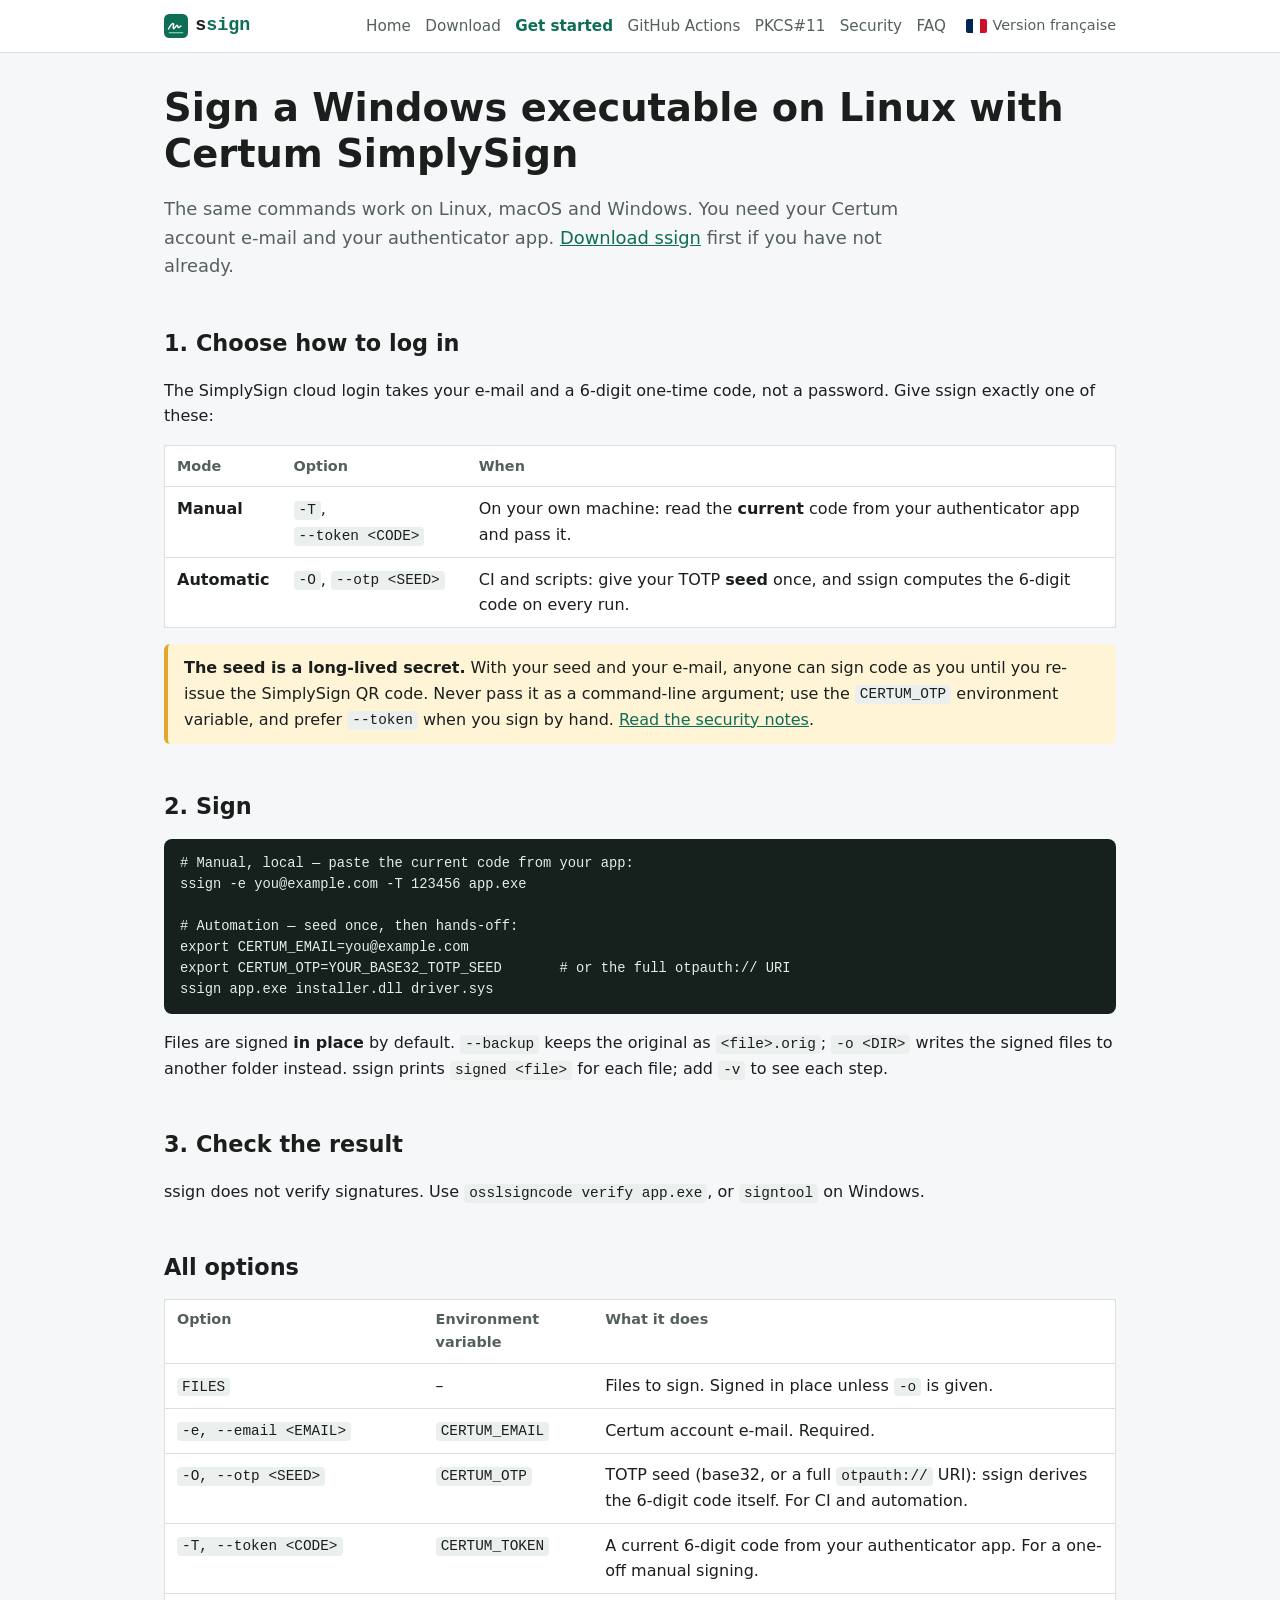
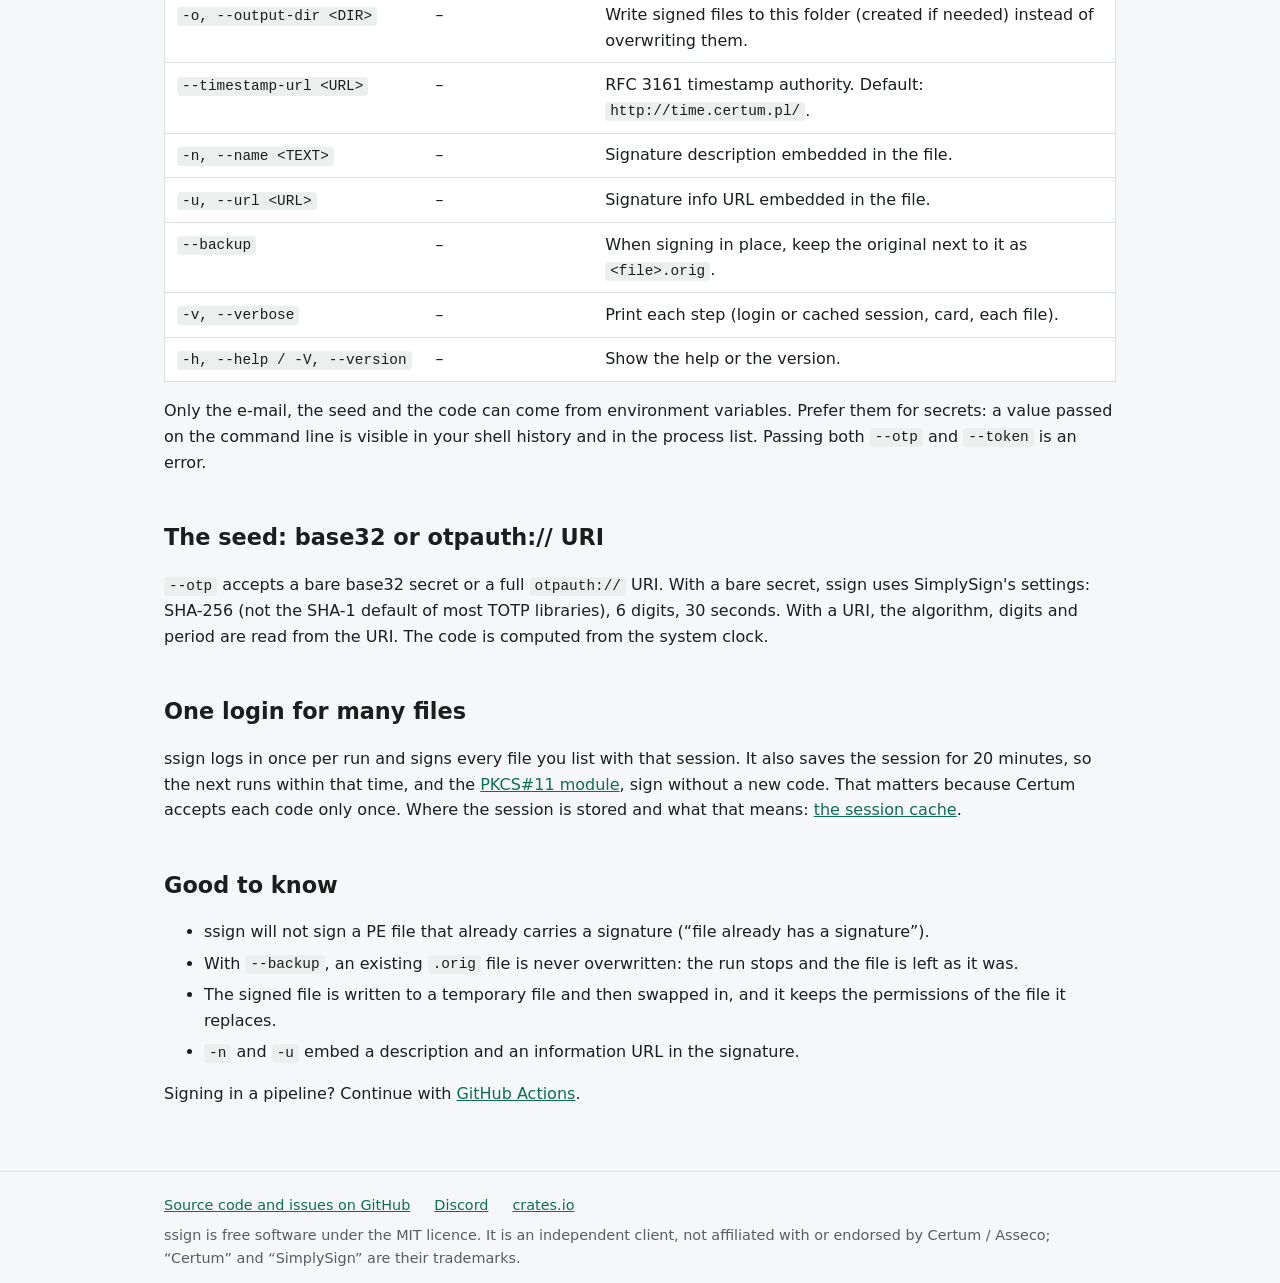
<file: docs/getting-started.html>
<!doctype html>
<html lang="en">
<head>
<meta charset="utf-8">
<meta name="viewport" content="width=device-width, initial-scale=1">
<title>Sign a Windows exe on Linux with Certum SimplySign – ssign getting started</title>
<meta name="description" content="How to sign a Windows .exe or .dll on Linux or macOS with a Certum SimplySign cloud certificate: one-time code or TOTP seed, batch signing, all ssign options and environment variables.">
<link rel="canonical" href="https://le-syl21.github.io/ssign/getting-started.html">
<link rel="alternate" hreflang="en" href="https://le-syl21.github.io/ssign/getting-started.html">
<link rel="alternate" hreflang="fr" href="https://le-syl21.github.io/ssign/fr/getting-started.html">
<link rel="alternate" hreflang="x-default" href="https://le-syl21.github.io/ssign/getting-started.html">
<meta property="og:type" content="website">
<meta property="og:site_name" content="ssign">
<meta property="og:title" content="Sign a Windows exe on Linux with Certum SimplySign – ssign getting started">
<meta property="og:description" content="How to sign a Windows .exe or .dll on Linux or macOS with a Certum SimplySign cloud certificate: one-time code or TOTP seed, batch signing, all ssign options and environment variables.">
<meta property="og:url" content="https://le-syl21.github.io/ssign/getting-started.html">
<meta property="og:image" content="https://le-syl21.github.io/ssign/img/og.jpg">
<meta property="og:image:width" content="1200">
<meta property="og:image:height" content="630">
<meta property="og:locale" content="en_GB">
<meta property="og:locale:alternate" content="fr_FR">
<meta name="twitter:card" content="summary_large_image">
<meta name="twitter:title" content="Sign a Windows exe on Linux with Certum SimplySign – ssign getting started">
<meta name="twitter:description" content="How to sign a Windows .exe or .dll on Linux or macOS with a Certum SimplySign cloud certificate: one-time code or TOTP seed, batch signing, all ssign options and environment variables.">
<meta name="twitter:image" content="https://le-syl21.github.io/ssign/img/og.jpg">
<meta name="color-scheme" content="light dark">
<link rel="icon" type="image/svg+xml" href="img/favicon.svg">
<link rel="stylesheet" href="style.css">
<script type="application/ld+json">{"@context": "https://schema.org", "@graph": [{"@type": "SoftwareApplication", "@id": "https://le-syl21.github.io/ssign/#app", "name": "ssign", "description": "Command-line tool that Authenticode-signs Windows binaries with a Certum SimplySign cloud certificate from Linux, macOS or Windows, without SimplySign Desktop.", "applicationCategory": "DeveloperApplication", "operatingSystem": "Linux, macOS, Windows", "url": "https://le-syl21.github.io/ssign/", "downloadUrl": "https://github.com/Le-Syl21/ssign/releases/latest", "license": "https://opensource.org/licenses/MIT", "codeRepository": "https://github.com/Le-Syl21/ssign", "offers": {"@type": "Offer", "price": "0", "priceCurrency": "EUR"}, "softwareVersion": "0.1.8"}, {"@type": "WebPage", "name": "Sign a Windows exe on Linux with Certum SimplySign – ssign getting started", "description": "How to sign a Windows .exe or .dll on Linux or macOS with a Certum SimplySign cloud certificate: one-time code or TOTP seed, batch signing, all ssign options and environment variables.", "url": "https://le-syl21.github.io/ssign/getting-started.html", "inLanguage": "en", "about": {"@id": "https://le-syl21.github.io/ssign/#app"}}]}</script>
</head>
<body>
<header class="site"><div class="wrap">
<a class="brand" href="./"><img src="img/favicon.svg" alt="" width="24" height="24"><span>s<b>sign</b></span></a>
<nav class="main"><a href="./">Home</a><a href="download.html">Download</a><a href="getting-started.html" aria-current="page">Get started</a><a href="github-actions.html">GitHub Actions</a><a href="pkcs11.html">PKCS#11</a><a href="security.html">Security</a><a href="faq.html">FAQ</a></nav>
<a class="lang" href="fr/getting-started.html" hreflang="fr" lang="fr"><img src="img/fr.svg" alt="" width="21" height="14">Version française</a>
</div></header>
<main><div class="wrap">
<h1>Sign a Windows executable on Linux with Certum SimplySign</h1>
<p class="lead">The same commands work on Linux, macOS and Windows. You need your Certum account e-mail and your
authenticator app. <a href="download.html">Download ssign</a> first if you have not already.</p>

<h2>1. Choose how to log in</h2>
<p>The SimplySign cloud login takes your e-mail and a 6-digit one-time code, not a password. Give ssign exactly one
of these:</p>
<div class="table"><table class="modes"><thead><tr><th>Mode</th><th>Option</th><th>When</th></tr></thead><tbody>
<tr><td><strong>Manual</strong></td><td><code>-T</code>, <code>--token &lt;CODE&gt;</code></td><td>On your own machine: read the
<strong>current</strong> code from your authenticator app and pass it.</td></tr>
<tr><td><strong>Automatic</strong></td><td><code>-O</code>, <code>--otp &lt;SEED&gt;</code></td><td>CI and scripts: give your TOTP
<strong>seed</strong> once, and ssign computes the 6-digit code on every run.</td></tr>
</tbody></table></div>
<div class="note"><strong>The seed is a long-lived secret.</strong> With your seed and your e-mail, anyone can sign code
as you until you re-issue the SimplySign QR code. Never pass it as a command-line argument; use the
<code>CERTUM_OTP</code> environment variable, and prefer <code>--token</code> when you sign by hand.
<a href="security.html">Read the security notes</a>.</div>

<h2>2. Sign</h2>
<pre><code># Manual, local — paste the current code from your app:
ssign -e you@example.com -T 123456 app.exe

# Automation — seed once, then hands-off:
export CERTUM_EMAIL=you@example.com
export CERTUM_OTP=YOUR_BASE32_TOTP_SEED       # or the full otpauth:// URI
ssign app.exe installer.dll driver.sys</code></pre>
<p>Files are signed <strong>in place</strong> by default. <code>--backup</code> keeps the original as
<code>&lt;file&gt;.orig</code>; <code>-o &lt;DIR&gt;</code> writes the signed files to another folder instead. ssign
prints <code>signed &lt;file&gt;</code> for each file; add <code>-v</code> to see each step.</p>

<h2>3. Check the result</h2>
<p>ssign does not verify signatures. Use <code>osslsigncode verify app.exe</code>, or <code>signtool</code> on
Windows.</p>

<h2 id="options">All options</h2>
<div class="table"><table class="opts"><thead><tr><th>Option</th><th>Environment variable</th><th>What it does</th></tr></thead><tbody><tr><td data-label="Option"><code>FILES</code></td><td data-label="Environment variable">–</td><td data-label="What it does">Files to sign. Signed in place unless <code>-o</code> is given.</td></tr><tr><td data-label="Option"><code>-e, --email &lt;EMAIL&gt;</code></td><td data-label="Environment variable"><code>CERTUM_EMAIL</code></td><td data-label="What it does">Certum account e-mail. Required.</td></tr><tr><td data-label="Option"><code>-O, --otp &lt;SEED&gt;</code></td><td data-label="Environment variable"><code>CERTUM_OTP</code></td><td data-label="What it does">TOTP seed (base32, or a full <code>otpauth://</code> URI): ssign derives the 6-digit code itself. For CI and automation.</td></tr><tr><td data-label="Option"><code>-T, --token &lt;CODE&gt;</code></td><td data-label="Environment variable"><code>CERTUM_TOKEN</code></td><td data-label="What it does">A current 6-digit code from your authenticator app. For a one-off manual signing.</td></tr><tr><td data-label="Option"><code>-o, --output-dir &lt;DIR&gt;</code></td><td data-label="Environment variable">–</td><td data-label="What it does">Write signed files to this folder (created if needed) instead of overwriting them.</td></tr><tr><td data-label="Option"><code>--timestamp-url &lt;URL&gt;</code></td><td data-label="Environment variable">–</td><td data-label="What it does">RFC 3161 timestamp authority. Default: <code>http://time.certum.pl/</code>.</td></tr><tr><td data-label="Option"><code>-n, --name &lt;TEXT&gt;</code></td><td data-label="Environment variable">–</td><td data-label="What it does">Signature description embedded in the file.</td></tr><tr><td data-label="Option"><code>-u, --url &lt;URL&gt;</code></td><td data-label="Environment variable">–</td><td data-label="What it does">Signature info URL embedded in the file.</td></tr><tr><td data-label="Option"><code>--backup</code></td><td data-label="Environment variable">–</td><td data-label="What it does">When signing in place, keep the original next to it as <code>&lt;file&gt;.orig</code>.</td></tr><tr><td data-label="Option"><code>-v, --verbose</code></td><td data-label="Environment variable">–</td><td data-label="What it does">Print each step (login or cached session, card, each file).</td></tr><tr><td data-label="Option"><code>-h, --help / -V, --version</code></td><td data-label="Environment variable">–</td><td data-label="What it does">Show the help or the version.</td></tr></tbody></table></div>
<p>Only the e-mail, the seed and the code can come from environment variables. Prefer them for secrets: a value passed
on the command line is visible in your shell history and in the process list. Passing both <code>--otp</code> and
<code>--token</code> is an error.</p>

<h2>The seed: base32 or otpauth:// URI</h2>
<p><code>--otp</code> accepts a bare base32 secret or a full <code>otpauth://</code> URI. With a bare secret, ssign uses
SimplySign's settings: SHA-256 (not the SHA-1 default of most TOTP libraries), 6 digits, 30 seconds. With a URI, the
algorithm, digits and period are read from the URI. The code is computed from the system clock.</p>

<h2>One login for many files</h2>
<p>ssign logs in once per run and signs every file you list with that session. It also saves the session for 20
minutes, so the next runs within that time, and the <a href="pkcs11.html">PKCS#11 module</a>, sign without a new code.
That matters because Certum accepts each code only once. Where the session is stored and what that means:
<a href="security.html#cache">the session cache</a>.</p>

<h2>Good to know</h2>
<ul>
<li>ssign will not sign a PE file that already carries a signature (“file already has a signature”).</li>
<li>With <code>--backup</code>, an existing <code>.orig</code> file is never overwritten: the run stops and the file is
left as it was.</li>
<li>The signed file is written to a temporary file and then swapped in, and it keeps the permissions of the file it
replaces.</li>
<li><code>-n</code> and <code>-u</code> embed a description and an information URL in the signature.</li>
</ul>
<p>Signing in a pipeline? Continue with <a href="github-actions.html">GitHub Actions</a>.</p>
</div></main>
<footer class="site"><div class="wrap">
<a href="https://github.com/Le-Syl21/ssign">Source code and issues on GitHub</a>
<a href="https://discord.gg/T37DYHmt2j">Discord</a>
<a href="https://crates.io/crates/ssign">crates.io</a>
<span>ssign is free software under the MIT licence. It is an independent client, not affiliated with or endorsed by Certum / Asseco; “Certum” and “SimplySign” are their trademarks.</span>
</div></footer>
</body>
</html>
</file>
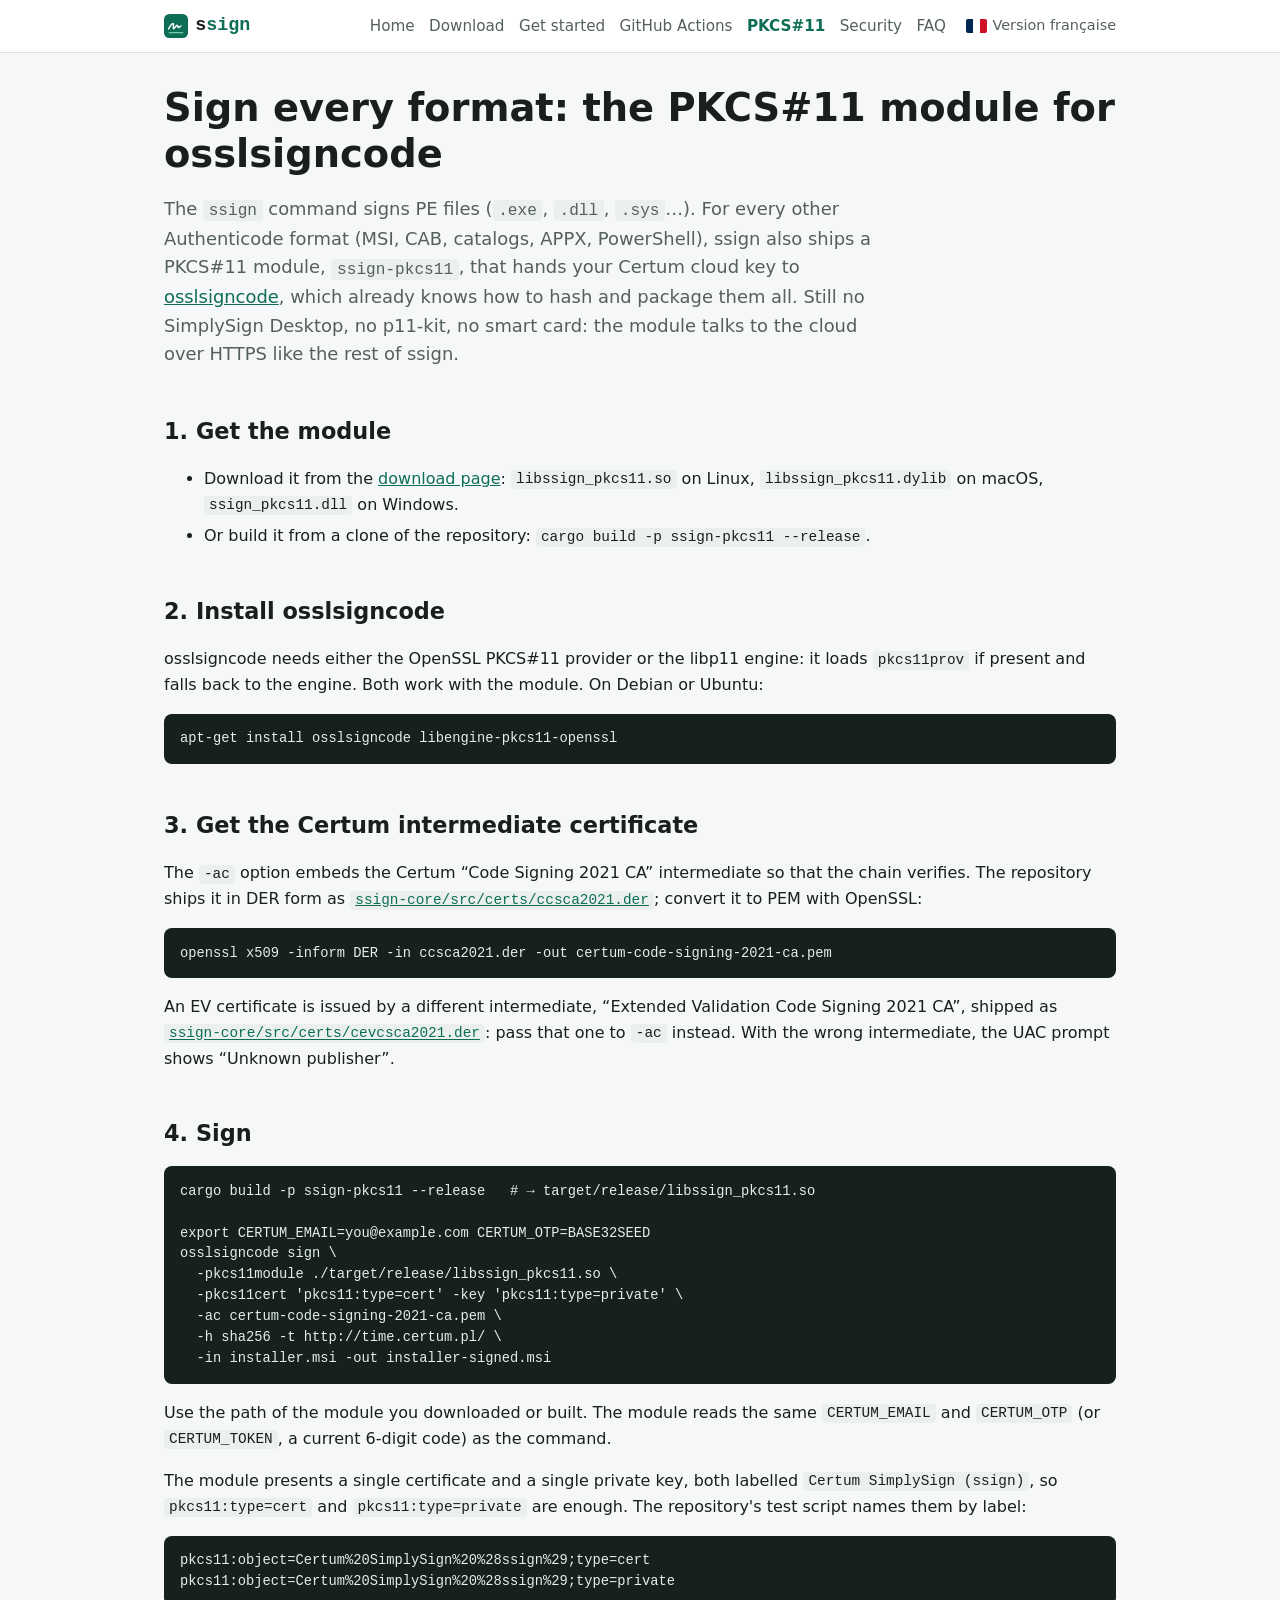
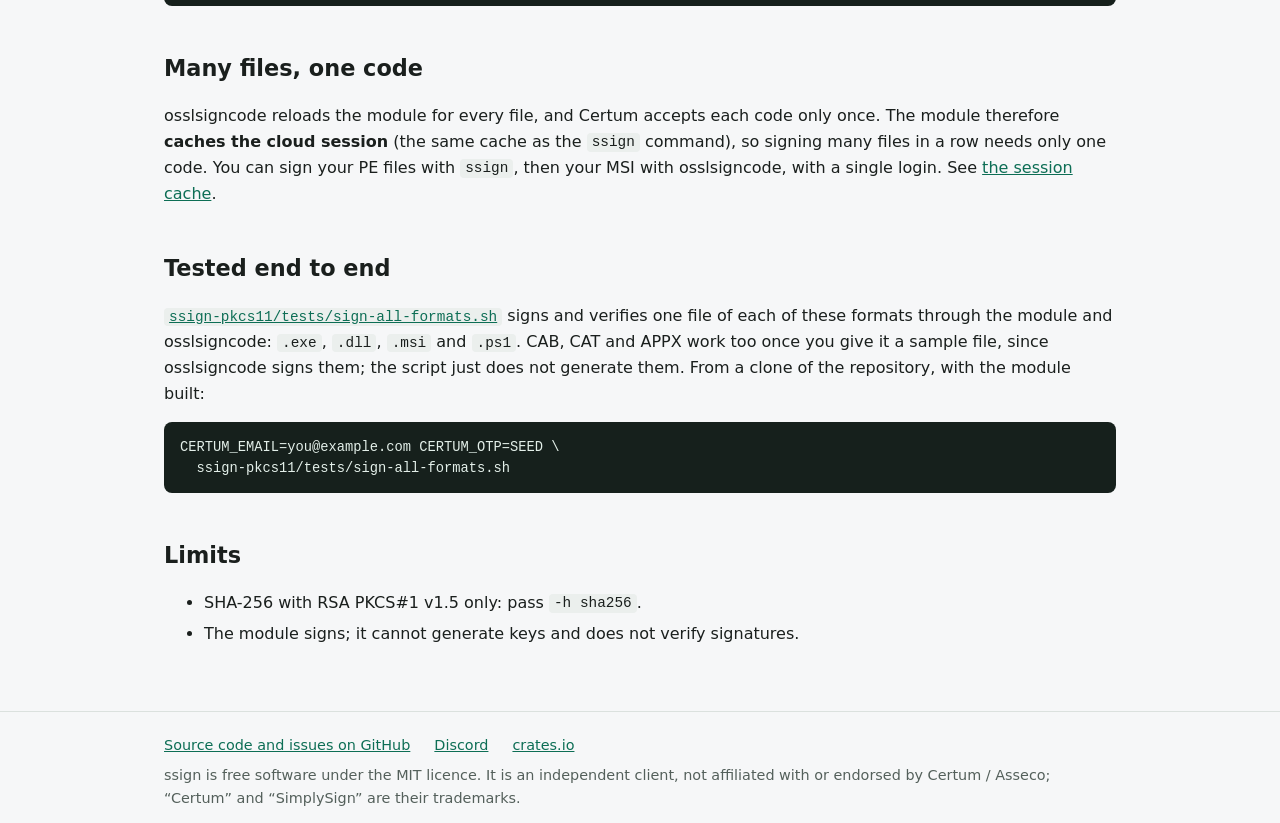
<file: docs/pkcs11.html>
<!doctype html>
<html lang="en">
<head>
<meta charset="utf-8">
<meta name="viewport" content="width=device-width, initial-scale=1">
<title>osslsigncode PKCS#11 module for Certum SimplySign: sign MSI, CAB, scripts – ssign</title>
<meta name="description" content="ssign-pkcs11 exposes your Certum SimplySign cloud key to osslsigncode through PKCS#11, to sign MSI, CAB, catalogs, APPX and PowerShell scripts on Linux or macOS, without SimplySign Desktop.">
<link rel="canonical" href="https://le-syl21.github.io/ssign/pkcs11.html">
<link rel="alternate" hreflang="en" href="https://le-syl21.github.io/ssign/pkcs11.html">
<link rel="alternate" hreflang="fr" href="https://le-syl21.github.io/ssign/fr/pkcs11.html">
<link rel="alternate" hreflang="x-default" href="https://le-syl21.github.io/ssign/pkcs11.html">
<meta property="og:type" content="website">
<meta property="og:site_name" content="ssign">
<meta property="og:title" content="osslsigncode PKCS#11 module for Certum SimplySign: sign MSI, CAB, scripts – ssign">
<meta property="og:description" content="ssign-pkcs11 exposes your Certum SimplySign cloud key to osslsigncode through PKCS#11, to sign MSI, CAB, catalogs, APPX and PowerShell scripts on Linux or macOS, without SimplySign Desktop.">
<meta property="og:url" content="https://le-syl21.github.io/ssign/pkcs11.html">
<meta property="og:image" content="https://le-syl21.github.io/ssign/img/og.jpg">
<meta property="og:image:width" content="1200">
<meta property="og:image:height" content="630">
<meta property="og:locale" content="en_GB">
<meta property="og:locale:alternate" content="fr_FR">
<meta name="twitter:card" content="summary_large_image">
<meta name="twitter:title" content="osslsigncode PKCS#11 module for Certum SimplySign: sign MSI, CAB, scripts – ssign">
<meta name="twitter:description" content="ssign-pkcs11 exposes your Certum SimplySign cloud key to osslsigncode through PKCS#11, to sign MSI, CAB, catalogs, APPX and PowerShell scripts on Linux or macOS, without SimplySign Desktop.">
<meta name="twitter:image" content="https://le-syl21.github.io/ssign/img/og.jpg">
<meta name="color-scheme" content="light dark">
<link rel="icon" type="image/svg+xml" href="img/favicon.svg">
<link rel="stylesheet" href="style.css">
<script type="application/ld+json">{"@context": "https://schema.org", "@graph": [{"@type": "SoftwareApplication", "@id": "https://le-syl21.github.io/ssign/#app", "name": "ssign", "description": "Command-line tool that Authenticode-signs Windows binaries with a Certum SimplySign cloud certificate from Linux, macOS or Windows, without SimplySign Desktop.", "applicationCategory": "DeveloperApplication", "operatingSystem": "Linux, macOS, Windows", "url": "https://le-syl21.github.io/ssign/", "downloadUrl": "https://github.com/Le-Syl21/ssign/releases/latest", "license": "https://opensource.org/licenses/MIT", "codeRepository": "https://github.com/Le-Syl21/ssign", "offers": {"@type": "Offer", "price": "0", "priceCurrency": "EUR"}, "softwareVersion": "0.1.8"}, {"@type": "WebPage", "name": "osslsigncode PKCS#11 module for Certum SimplySign: sign MSI, CAB, scripts – ssign", "description": "ssign-pkcs11 exposes your Certum SimplySign cloud key to osslsigncode through PKCS#11, to sign MSI, CAB, catalogs, APPX and PowerShell scripts on Linux or macOS, without SimplySign Desktop.", "url": "https://le-syl21.github.io/ssign/pkcs11.html", "inLanguage": "en", "about": {"@id": "https://le-syl21.github.io/ssign/#app"}}]}</script>
</head>
<body>
<header class="site"><div class="wrap">
<a class="brand" href="./"><img src="img/favicon.svg" alt="" width="24" height="24"><span>s<b>sign</b></span></a>
<nav class="main"><a href="./">Home</a><a href="download.html">Download</a><a href="getting-started.html">Get started</a><a href="github-actions.html">GitHub Actions</a><a href="pkcs11.html" aria-current="page">PKCS#11</a><a href="security.html">Security</a><a href="faq.html">FAQ</a></nav>
<a class="lang" href="fr/pkcs11.html" hreflang="fr" lang="fr"><img src="img/fr.svg" alt="" width="21" height="14">Version française</a>
</div></header>
<main><div class="wrap">
<h1>Sign every format: the PKCS#11 module for osslsigncode</h1>
<p class="lead">The <code>ssign</code> command signs PE files (<code>.exe</code>, <code>.dll</code>, <code>.sys</code>…).
For every other Authenticode format (MSI, CAB, catalogs, APPX, PowerShell), ssign also ships a PKCS#11 module,
<code>ssign-pkcs11</code>, that hands your Certum cloud key to <a href="https://github.com/mtrojnar/osslsigncode">osslsigncode</a>, which already
knows how to hash and package them all. Still no SimplySign Desktop, no p11-kit, no smart card: the module talks to the
cloud over HTTPS like the rest of ssign.</p>

<h2>1. Get the module</h2>
<ul>
<li>Download it from the <a href="download.html#pkcs11">download page</a>: <code>libssign_pkcs11.so</code> on Linux,
<code>libssign_pkcs11.dylib</code> on macOS, <code>ssign_pkcs11.dll</code> on Windows.</li>
<li>Or build it from a clone of the repository: <code>cargo build -p ssign-pkcs11 --release</code>.</li>
</ul>

<h2>2. Install osslsigncode</h2>
<p>osslsigncode needs either the OpenSSL PKCS#11 provider or the libp11 engine: it loads <code>pkcs11prov</code> if
present and falls back to the engine. Both work with the module. On Debian or Ubuntu:</p>
<pre><code>apt-get install osslsigncode libengine-pkcs11-openssl</code></pre>

<h2>3. Get the Certum intermediate certificate</h2>
<p>The <code>-ac</code> option embeds the Certum “Code Signing 2021 CA” intermediate so that the chain verifies. The
repository ships it in DER form as <a href="https://github.com/Le-Syl21/ssign/blob/main/ssign-core/src/certs/ccsca2021.der"><code>ssign-core/src/certs/ccsca2021.der</code></a>;
convert it to PEM with OpenSSL:</p>
<pre><code>openssl x509 -inform DER -in ccsca2021.der -out certum-code-signing-2021-ca.pem</code></pre>
<p>An EV certificate is issued by a different intermediate, “Extended Validation Code Signing 2021 CA”, shipped as
<a href="https://github.com/Le-Syl21/ssign/blob/main/ssign-core/src/certs/cevcsca2021.der"><code>ssign-core/src/certs/cevcsca2021.der</code></a>: pass that one to <code>-ac</code>
instead. With the wrong intermediate, the UAC prompt shows “Unknown publisher”.</p>

<h2>4. Sign</h2>
<pre><code>cargo build -p ssign-pkcs11 --release   # → target/release/libssign_pkcs11.so

export CERTUM_EMAIL=you@example.com CERTUM_OTP=BASE32SEED
osslsigncode sign \
  -pkcs11module ./target/release/libssign_pkcs11.so \
  -pkcs11cert &#x27;pkcs11:type=cert&#x27; -key &#x27;pkcs11:type=private&#x27; \
  -ac certum-code-signing-2021-ca.pem \
  -h sha256 -t http://time.certum.pl/ \
  -in installer.msi -out installer-signed.msi</code></pre>
<p>Use the path of the module you downloaded or built. The module reads the same <code>CERTUM_EMAIL</code> and
<code>CERTUM_OTP</code> (or <code>CERTUM_TOKEN</code>, a current 6-digit code) as the command.</p>
<p>The module presents a single certificate and a single private key, both labelled
<code>Certum SimplySign (ssign)</code>, so <code>pkcs11:type=cert</code> and <code>pkcs11:type=private</code> are enough.
The repository's test script names them by label:</p>
<pre><code>pkcs11:object=Certum%20SimplySign%20%28ssign%29;type=cert
pkcs11:object=Certum%20SimplySign%20%28ssign%29;type=private</code></pre>

<h2>Many files, one code</h2>
<p>osslsigncode reloads the module for every file, and Certum accepts each code only once. The module therefore
<strong>caches the cloud session</strong> (the same cache as the <code>ssign</code> command), so signing many files in a
row needs only one code. You can sign your PE files with <code>ssign</code>, then your MSI with osslsigncode, with a
single login. See <a href="security.html#cache">the session cache</a>.</p>

<h2>Tested end to end</h2>
<p><a href="https://github.com/Le-Syl21/ssign/blob/main/ssign-pkcs11/tests/sign-all-formats.sh"><code>ssign-pkcs11/tests/sign-all-formats.sh</code></a> signs and verifies one file of each
of these formats through the module and osslsigncode: <code>.exe</code>, <code>.dll</code>, <code>.msi</code> and
<code>.ps1</code>. CAB, CAT and APPX work too once you give it a sample file, since osslsigncode signs them; the script
just does not generate them. From a clone of the repository, with the module built:</p>
<pre><code>CERTUM_EMAIL=you@example.com CERTUM_OTP=SEED \
  ssign-pkcs11/tests/sign-all-formats.sh</code></pre>

<h2>Limits</h2>
<ul>
<li>SHA-256 with RSA PKCS#1 v1.5 only: pass <code>-h sha256</code>.</li>
<li>The module signs; it cannot generate keys and does not verify signatures.</li>
</ul>
</div></main>
<footer class="site"><div class="wrap">
<a href="https://github.com/Le-Syl21/ssign">Source code and issues on GitHub</a>
<a href="https://discord.gg/T37DYHmt2j">Discord</a>
<a href="https://crates.io/crates/ssign">crates.io</a>
<span>ssign is free software under the MIT licence. It is an independent client, not affiliated with or endorsed by Certum / Asseco; “Certum” and “SimplySign” are their trademarks.</span>
</div></footer>
</body>
</html>
</file>
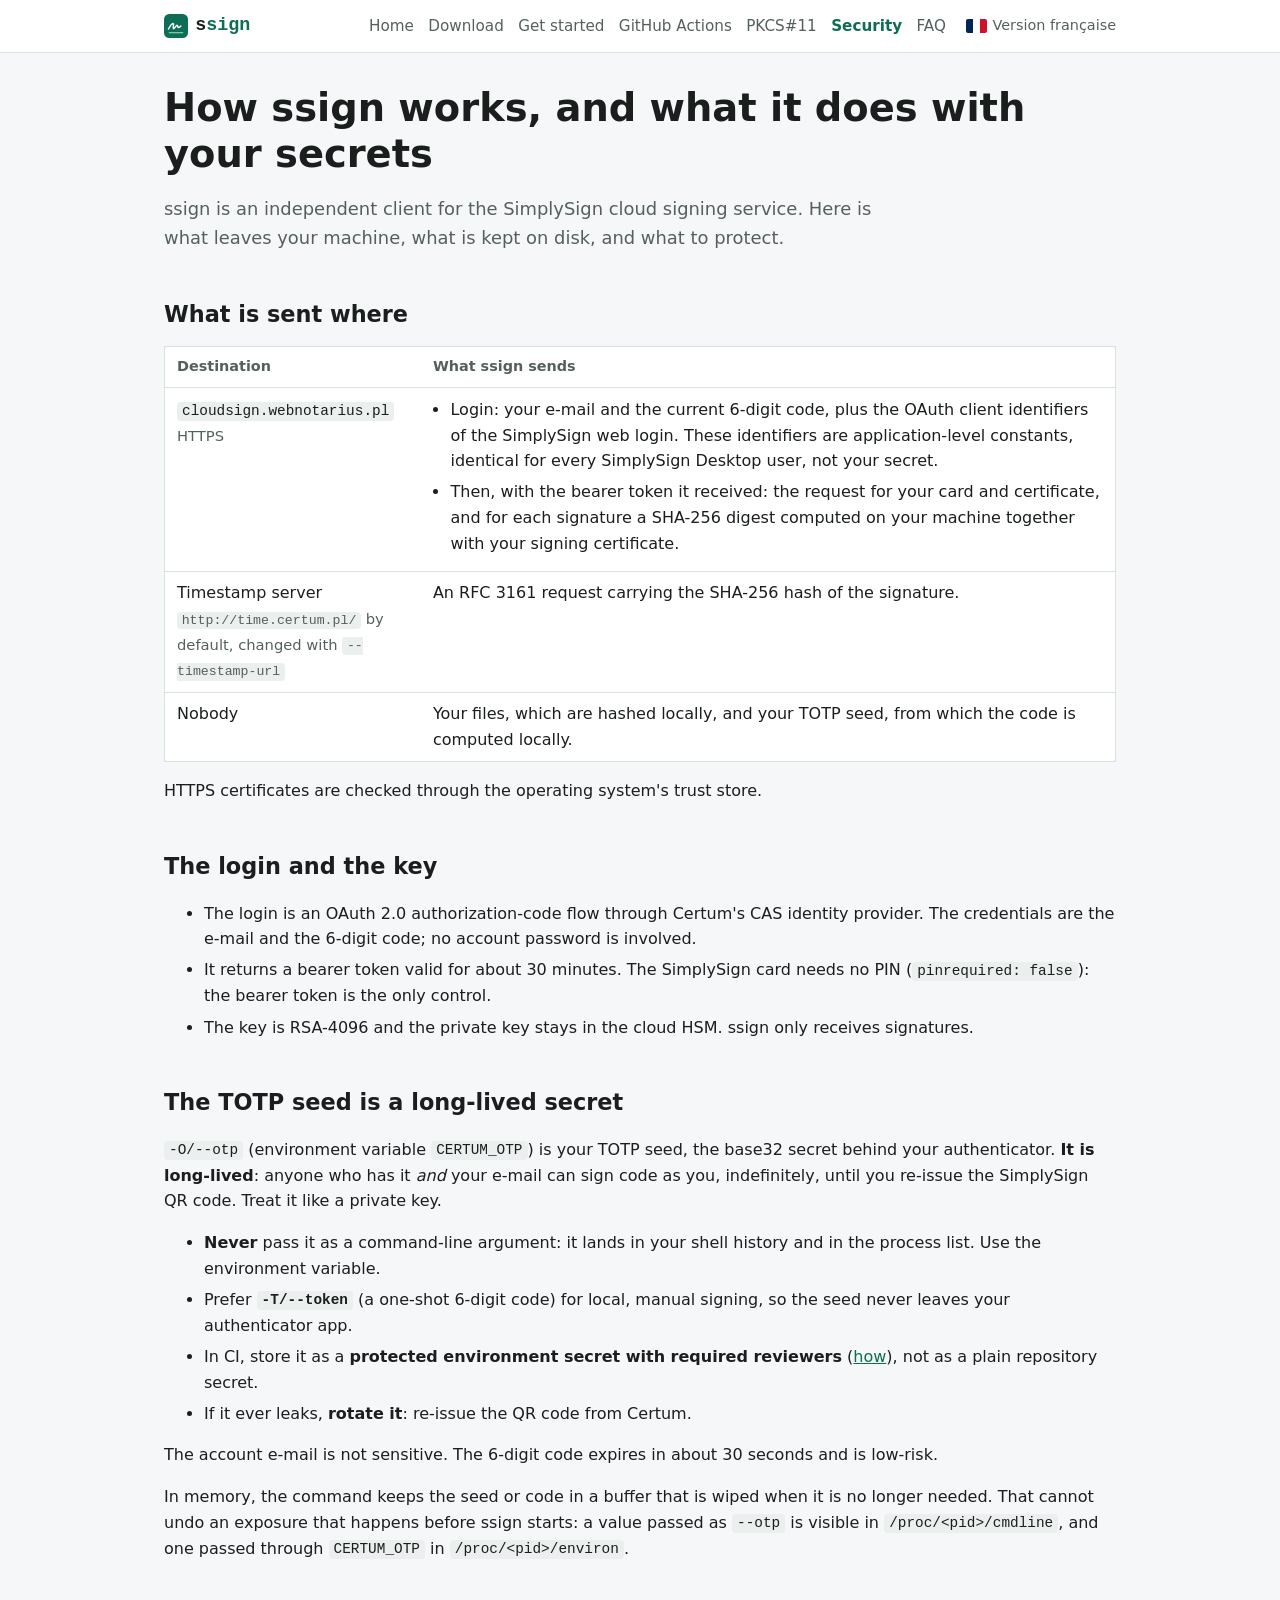
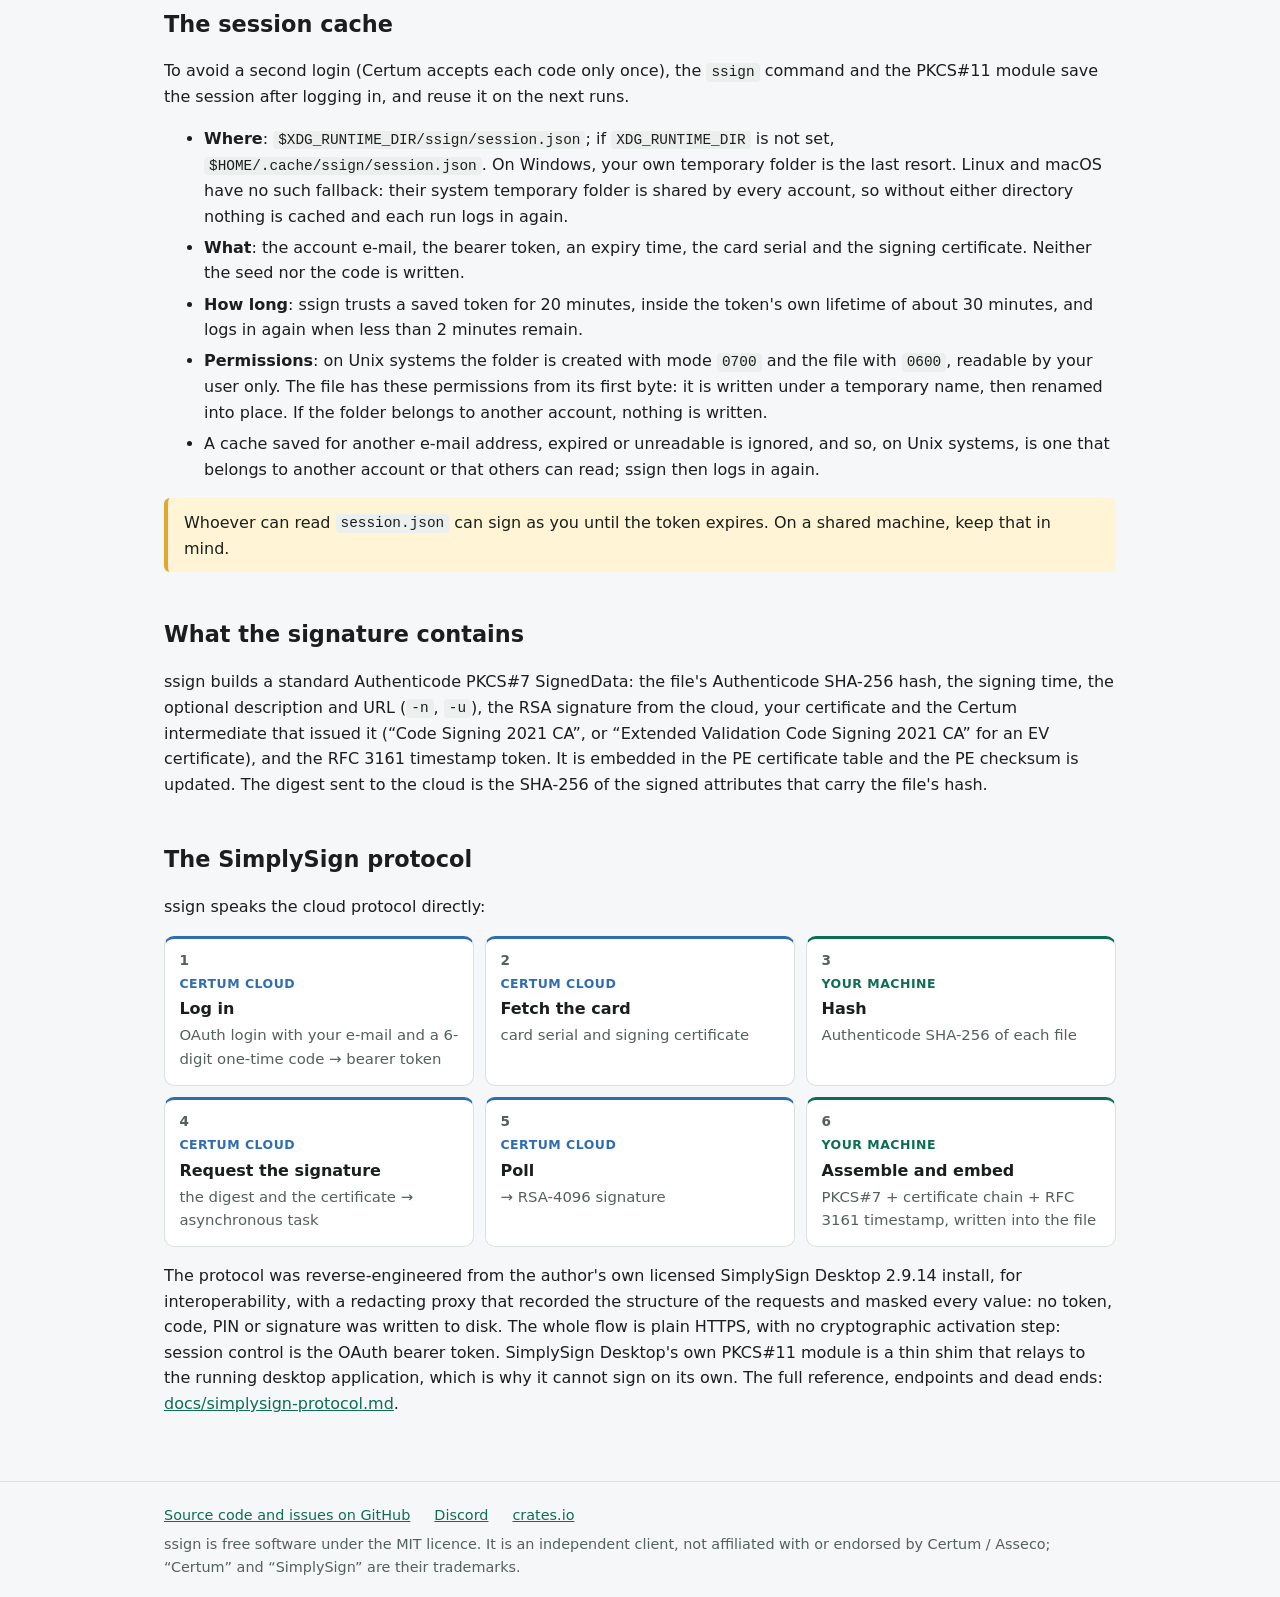
<file: docs/security.html>
<!doctype html>
<html lang="en">
<head>
<meta charset="utf-8">
<meta name="viewport" content="width=device-width, initial-scale=1">
<title>How ssign talks to the Certum SimplySign cloud: protocol, secrets and session cache</title>
<meta name="description" content="What ssign sends to the Certum SimplySign cloud and the timestamp server, why the TOTP seed is a long-lived secret, where the session token is cached, and how the SimplySign protocol works.">
<link rel="canonical" href="https://le-syl21.github.io/ssign/security.html">
<link rel="alternate" hreflang="en" href="https://le-syl21.github.io/ssign/security.html">
<link rel="alternate" hreflang="fr" href="https://le-syl21.github.io/ssign/fr/security.html">
<link rel="alternate" hreflang="x-default" href="https://le-syl21.github.io/ssign/security.html">
<meta property="og:type" content="website">
<meta property="og:site_name" content="ssign">
<meta property="og:title" content="How ssign talks to the Certum SimplySign cloud: protocol, secrets and session cache">
<meta property="og:description" content="What ssign sends to the Certum SimplySign cloud and the timestamp server, why the TOTP seed is a long-lived secret, where the session token is cached, and how the SimplySign protocol works.">
<meta property="og:url" content="https://le-syl21.github.io/ssign/security.html">
<meta property="og:image" content="https://le-syl21.github.io/ssign/img/og.jpg">
<meta property="og:image:width" content="1200">
<meta property="og:image:height" content="630">
<meta property="og:locale" content="en_GB">
<meta property="og:locale:alternate" content="fr_FR">
<meta name="twitter:card" content="summary_large_image">
<meta name="twitter:title" content="How ssign talks to the Certum SimplySign cloud: protocol, secrets and session cache">
<meta name="twitter:description" content="What ssign sends to the Certum SimplySign cloud and the timestamp server, why the TOTP seed is a long-lived secret, where the session token is cached, and how the SimplySign protocol works.">
<meta name="twitter:image" content="https://le-syl21.github.io/ssign/img/og.jpg">
<meta name="color-scheme" content="light dark">
<link rel="icon" type="image/svg+xml" href="img/favicon.svg">
<link rel="stylesheet" href="style.css">
<script type="application/ld+json">{"@context": "https://schema.org", "@graph": [{"@type": "SoftwareApplication", "@id": "https://le-syl21.github.io/ssign/#app", "name": "ssign", "description": "Command-line tool that Authenticode-signs Windows binaries with a Certum SimplySign cloud certificate from Linux, macOS or Windows, without SimplySign Desktop.", "applicationCategory": "DeveloperApplication", "operatingSystem": "Linux, macOS, Windows", "url": "https://le-syl21.github.io/ssign/", "downloadUrl": "https://github.com/Le-Syl21/ssign/releases/latest", "license": "https://opensource.org/licenses/MIT", "codeRepository": "https://github.com/Le-Syl21/ssign", "offers": {"@type": "Offer", "price": "0", "priceCurrency": "EUR"}, "softwareVersion": "0.1.8"}, {"@type": "WebPage", "name": "How ssign talks to the Certum SimplySign cloud: protocol, secrets and session cache", "description": "What ssign sends to the Certum SimplySign cloud and the timestamp server, why the TOTP seed is a long-lived secret, where the session token is cached, and how the SimplySign protocol works.", "url": "https://le-syl21.github.io/ssign/security.html", "inLanguage": "en", "about": {"@id": "https://le-syl21.github.io/ssign/#app"}}]}</script>
</head>
<body>
<header class="site"><div class="wrap">
<a class="brand" href="./"><img src="img/favicon.svg" alt="" width="24" height="24"><span>s<b>sign</b></span></a>
<nav class="main"><a href="./">Home</a><a href="download.html">Download</a><a href="getting-started.html">Get started</a><a href="github-actions.html">GitHub Actions</a><a href="pkcs11.html">PKCS#11</a><a href="security.html" aria-current="page">Security</a><a href="faq.html">FAQ</a></nav>
<a class="lang" href="fr/security.html" hreflang="fr" lang="fr"><img src="img/fr.svg" alt="" width="21" height="14">Version française</a>
</div></header>
<main><div class="wrap">
<h1>How ssign works, and what it does with your secrets</h1>
<p class="lead">ssign is an independent client for the SimplySign cloud signing service. Here is what leaves your
machine, what is kept on disk, and what to protect.</p>

<h2>What is sent where</h2>
<div class="table"><table><thead><tr><th>Destination</th><th>What ssign sends</th></tr></thead><tbody>
<tr><td><code>cloudsign.webnotarius.pl</code><br><span class="muted">HTTPS</span></td><td><ul>
<li>Login: your e-mail and the current 6-digit code, plus the OAuth client identifiers of the SimplySign web login.
These identifiers are application-level constants, identical for every SimplySign Desktop user, not your secret.</li>
<li>Then, with the bearer token it received: the request for your card and certificate, and for each signature a
SHA-256 digest computed on your machine together with your signing certificate.</li></ul></td></tr>
<tr><td>Timestamp server<br><span class="muted"><code>http://time.certum.pl/</code> by default, changed with
<code>--timestamp-url</code></span></td><td>An RFC 3161 request carrying the SHA-256 hash of the signature.</td></tr>
<tr><td>Nobody</td><td>Your files, which are hashed locally, and your TOTP seed, from which the code is computed
locally.</td></tr>
</tbody></table></div>
<p>HTTPS certificates are checked through the operating system's trust store.</p>

<h2>The login and the key</h2>
<ul>
<li>The login is an OAuth 2.0 authorization-code flow through Certum's CAS identity provider. The credentials are
the e-mail and the 6-digit code; no account password is involved.</li>
<li>It returns a bearer token valid for about 30 minutes. The SimplySign card needs no PIN
(<code>pinrequired: false</code>): the bearer token is the only control.</li>
<li>The key is RSA-4096 and the private key stays in the cloud HSM. ssign only receives signatures.</li>
</ul>

<h2 id="seed">The TOTP seed is a long-lived secret</h2>
<p><code>-O/--otp</code> (environment variable <code>CERTUM_OTP</code>) is your TOTP seed, the base32 secret behind your
authenticator. <strong>It is long-lived</strong>: anyone who has it <em>and</em> your e-mail can sign code as you,
indefinitely, until you re-issue the SimplySign QR code. Treat it like a private key.</p>
<ul>
<li><strong>Never</strong> pass it as a command-line argument: it lands in your shell history and in the process list.
Use the environment variable.</li>
<li>Prefer <strong><code>-T/--token</code></strong> (a one-shot 6-digit code) for local, manual signing, so the seed
never leaves your authenticator app.</li>
<li>In CI, store it as a <strong>protected environment secret with required reviewers</strong>
(<a href="github-actions.html#approval">how</a>), not as a plain repository secret.</li>
<li>If it ever leaks, <strong>rotate it</strong>: re-issue the QR code from Certum.</li>
</ul>
<p>The account e-mail is not sensitive. The 6-digit code expires in about 30 seconds and is low-risk.</p>
<p>In memory, the command keeps the seed or code in a buffer that is wiped when it is no longer needed. That cannot undo
an exposure that happens before ssign starts: a value passed as <code>--otp</code> is visible in
<code>/proc/&lt;pid&gt;/cmdline</code>, and one passed through <code>CERTUM_OTP</code> in
<code>/proc/&lt;pid&gt;/environ</code>.</p>

<h2 id="cache">The session cache</h2>
<p>To avoid a second login (Certum accepts each code only once), the <code>ssign</code> command and the PKCS#11 module
save the session after logging in, and reuse it on the next runs.</p>
<ul>
<li><strong>Where</strong>: <code>$XDG_RUNTIME_DIR/ssign/session.json</code>; if <code>XDG_RUNTIME_DIR</code> is not
set, <code>$HOME/.cache/ssign/session.json</code>. On Windows, your own temporary folder is the last resort. Linux and
macOS have no such fallback: their system temporary folder is shared by every account, so without either directory
nothing is cached and each run logs in again.</li>
<li><strong>What</strong>: the account e-mail, the bearer token, an expiry time, the card serial and the signing
certificate. Neither the seed nor the code is written.</li>
<li><strong>How long</strong>: ssign trusts a saved token for 20 minutes, inside the token's own lifetime of about 30
minutes, and logs in again when less than 2 minutes remain.</li>
<li><strong>Permissions</strong>: on Unix systems the folder is created with mode <code>0700</code> and the file with
<code>0600</code>, readable by your user only. The file has these permissions from its first byte: it is written
under a temporary name, then renamed into place. If the folder belongs to another account, nothing is written.</li>
<li>A cache saved for another e-mail address, expired or unreadable is ignored, and so, on Unix systems, is one that
belongs to another account or that others can read; ssign then logs in again.</li>
</ul>
<div class="note">Whoever can read <code>session.json</code> can sign as you until the token expires. On a shared
machine, keep that in mind.</div>

<h2>What the signature contains</h2>
<p>ssign builds a standard Authenticode PKCS#7 SignedData: the file's Authenticode SHA-256 hash, the signing time, the
optional description and URL (<code>-n</code>, <code>-u</code>), the RSA signature from the cloud, your certificate and
the Certum intermediate that issued it (“Code Signing 2021 CA”, or “Extended Validation Code Signing 2021 CA” for an EV
certificate), and the RFC 3161 timestamp token. It is embedded in the PE certificate
table and the PE checksum is updated. The digest sent to the cloud is the SHA-256 of the signed attributes that carry
the file's hash.</p>

<h2>The SimplySign protocol</h2>
<p>ssign speaks the cloud protocol directly:</p>
<ol class="flow"><li class="cloud"><span class="where">Certum cloud</span><strong>Log in</strong><span>OAuth login with your e-mail and a 6-digit one-time code → bearer token</span></li><li class="cloud"><span class="where">Certum cloud</span><strong>Fetch the card</strong><span>card serial and signing certificate</span></li><li class="local"><span class="where">Your machine</span><strong>Hash</strong><span>Authenticode SHA-256 of each file</span></li><li class="cloud"><span class="where">Certum cloud</span><strong>Request the signature</strong><span>the digest and the certificate → asynchronous task</span></li><li class="cloud"><span class="where">Certum cloud</span><strong>Poll</strong><span>→ RSA-4096 signature</span></li><li class="local"><span class="where">Your machine</span><strong>Assemble and embed</strong><span>PKCS#7 + certificate chain + RFC 3161 timestamp, written into the file</span></li></ol>
<p>The protocol was reverse-engineered from the author's own licensed SimplySign Desktop 2.9.14 install, for
interoperability, with a redacting proxy that recorded the structure of the requests and masked every value: no token,
code, PIN or signature was written to disk. The whole flow is plain HTTPS, with no cryptographic activation step:
session control is the OAuth bearer token. SimplySign Desktop's own PKCS#11 module is a thin shim that relays to the
running desktop application, which is why it cannot sign on its own. The full reference, endpoints and dead ends:
<a href="https://github.com/Le-Syl21/ssign/blob/main/docs/simplysign-protocol.md">docs/simplysign-protocol.md</a>.</p>
</div></main>
<footer class="site"><div class="wrap">
<a href="https://github.com/Le-Syl21/ssign">Source code and issues on GitHub</a>
<a href="https://discord.gg/T37DYHmt2j">Discord</a>
<a href="https://crates.io/crates/ssign">crates.io</a>
<span>ssign is free software under the MIT licence. It is an independent client, not affiliated with or endorsed by Certum / Asseco; “Certum” and “SimplySign” are their trademarks.</span>
</div></footer>
</body>
</html>
</file>
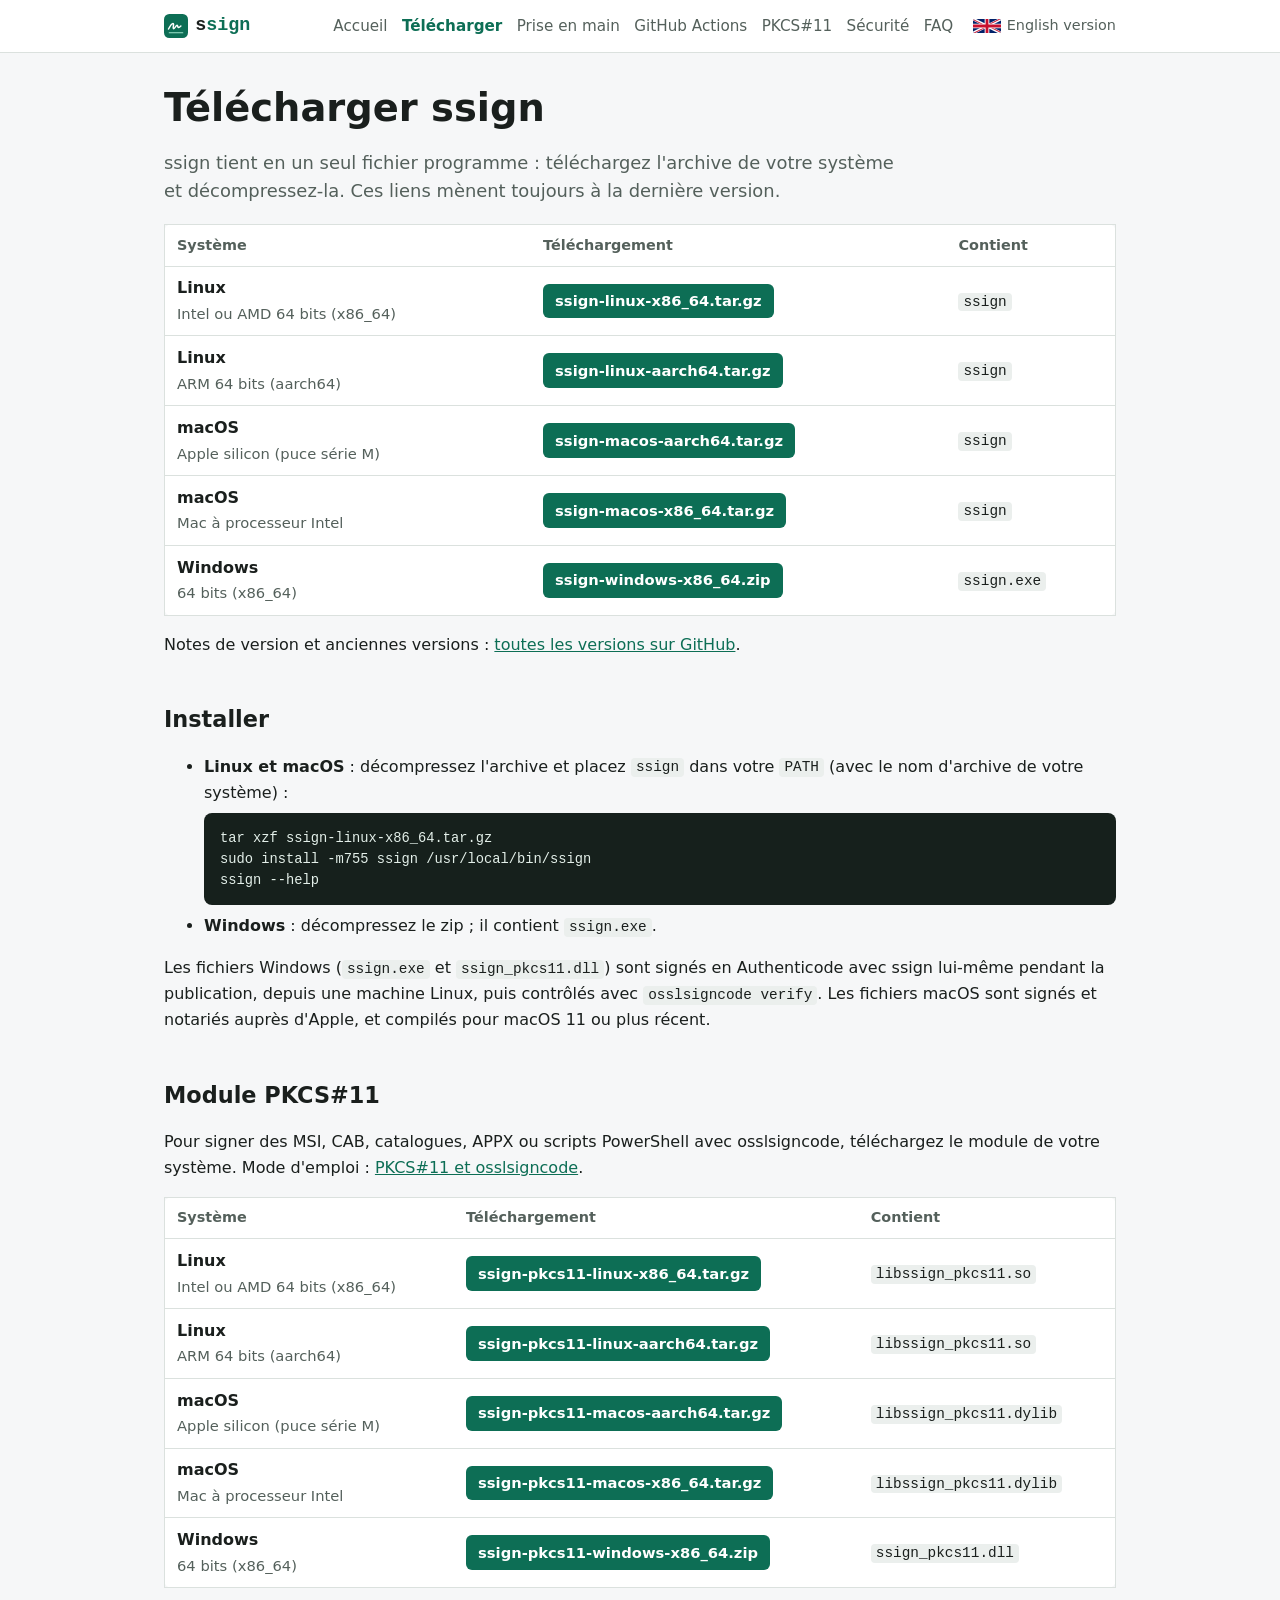
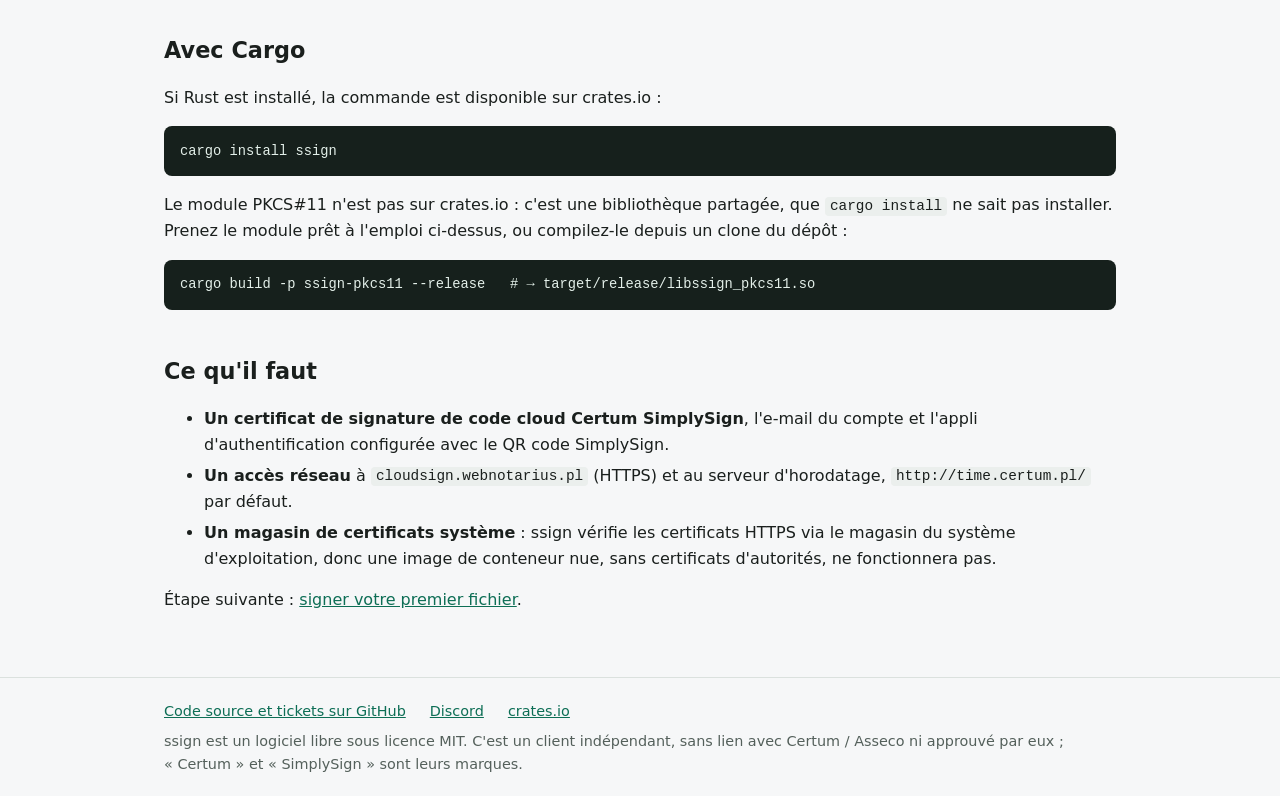
<file: docs/fr/download.html>
<!doctype html>
<html lang="fr">
<head>
<meta charset="utf-8">
<meta name="viewport" content="width=device-width, initial-scale=1">
<title>Télécharger ssign pour Linux, macOS et Windows – outil de signature Certum SimplySign</title>
<meta name="description" content="Téléchargez ssign, l&#x27;outil libre en ligne de commande qui signe les exécutables Windows avec un certificat cloud Certum SimplySign : Linux x86_64 et ARM64, macOS Apple silicon et Intel, Windows. Module PKCS#11 inclus.">
<link rel="canonical" href="https://le-syl21.github.io/ssign/fr/download.html">
<link rel="alternate" hreflang="en" href="https://le-syl21.github.io/ssign/download.html">
<link rel="alternate" hreflang="fr" href="https://le-syl21.github.io/ssign/fr/download.html">
<link rel="alternate" hreflang="x-default" href="https://le-syl21.github.io/ssign/download.html">
<meta property="og:type" content="website">
<meta property="og:site_name" content="ssign">
<meta property="og:title" content="Télécharger ssign pour Linux, macOS et Windows – outil de signature Certum SimplySign">
<meta property="og:description" content="Téléchargez ssign, l&#x27;outil libre en ligne de commande qui signe les exécutables Windows avec un certificat cloud Certum SimplySign : Linux x86_64 et ARM64, macOS Apple silicon et Intel, Windows. Module PKCS#11 inclus.">
<meta property="og:url" content="https://le-syl21.github.io/ssign/fr/download.html">
<meta property="og:image" content="https://le-syl21.github.io/ssign/img/og.jpg">
<meta property="og:image:width" content="1200">
<meta property="og:image:height" content="630">
<meta property="og:locale" content="fr_FR">
<meta property="og:locale:alternate" content="en_GB">
<meta name="twitter:card" content="summary_large_image">
<meta name="twitter:title" content="Télécharger ssign pour Linux, macOS et Windows – outil de signature Certum SimplySign">
<meta name="twitter:description" content="Téléchargez ssign, l&#x27;outil libre en ligne de commande qui signe les exécutables Windows avec un certificat cloud Certum SimplySign : Linux x86_64 et ARM64, macOS Apple silicon et Intel, Windows. Module PKCS#11 inclus.">
<meta name="twitter:image" content="https://le-syl21.github.io/ssign/img/og.jpg">
<meta name="color-scheme" content="light dark">
<link rel="icon" type="image/svg+xml" href="../img/favicon.svg">
<link rel="stylesheet" href="../style.css">
<script type="application/ld+json">{"@context": "https://schema.org", "@graph": [{"@type": "SoftwareApplication", "@id": "https://le-syl21.github.io/ssign/#app", "name": "ssign", "description": "Outil en ligne de commande qui signe en Authenticode les binaires Windows avec un certificat cloud Certum SimplySign depuis Linux, macOS ou Windows, sans SimplySign Desktop.", "applicationCategory": "DeveloperApplication", "operatingSystem": "Linux, macOS, Windows", "url": "https://le-syl21.github.io/ssign/", "downloadUrl": "https://github.com/Le-Syl21/ssign/releases/latest", "license": "https://opensource.org/licenses/MIT", "codeRepository": "https://github.com/Le-Syl21/ssign", "offers": {"@type": "Offer", "price": "0", "priceCurrency": "EUR"}, "softwareVersion": "0.1.8"}, {"@type": "WebPage", "name": "Télécharger ssign pour Linux, macOS et Windows – outil de signature Certum SimplySign", "description": "Téléchargez ssign, l'outil libre en ligne de commande qui signe les exécutables Windows avec un certificat cloud Certum SimplySign : Linux x86_64 et ARM64, macOS Apple silicon et Intel, Windows. Module PKCS#11 inclus.", "url": "https://le-syl21.github.io/ssign/fr/download.html", "inLanguage": "fr", "about": {"@id": "https://le-syl21.github.io/ssign/#app"}}]}</script>
</head>
<body>
<header class="site"><div class="wrap">
<a class="brand" href="./"><img src="../img/favicon.svg" alt="" width="24" height="24"><span>s<b>sign</b></span></a>
<nav class="main"><a href="./">Accueil</a><a href="download.html" aria-current="page">Télécharger</a><a href="getting-started.html">Prise en main</a><a href="github-actions.html">GitHub Actions</a><a href="pkcs11.html">PKCS#11</a><a href="security.html">Sécurité</a><a href="faq.html">FAQ</a></nav>
<a class="lang" href="../download.html" hreflang="en" lang="en"><img src="../img/gb.svg" alt="" width="21" height="14">English version</a>
</div></header>
<main><div class="wrap">
<h1>Télécharger ssign</h1>
<p class="lead">ssign tient en un seul fichier programme : téléchargez l'archive de votre système et décompressez-la.
Ces liens mènent toujours à la dernière version.</p>
<div class="table"><table class="dl"><thead><tr><th>Système</th><th>Téléchargement</th><th>Contient</th></tr></thead><tbody><tr><td><strong>Linux</strong><br><span class="muted">Intel ou AMD 64 bits (x86_64)</span></td><td><a class="btn" href="https://github.com/Le-Syl21/ssign/releases/latest/download/ssign-linux-x86_64.tar.gz">ssign-linux-x86_64.tar.gz</a></td><td><code>ssign</code></td></tr><tr><td><strong>Linux</strong><br><span class="muted">ARM 64 bits (aarch64)</span></td><td><a class="btn" href="https://github.com/Le-Syl21/ssign/releases/latest/download/ssign-linux-aarch64.tar.gz">ssign-linux-aarch64.tar.gz</a></td><td><code>ssign</code></td></tr><tr><td><strong>macOS</strong><br><span class="muted">Apple silicon (puce série M)</span></td><td><a class="btn" href="https://github.com/Le-Syl21/ssign/releases/latest/download/ssign-macos-aarch64.tar.gz">ssign-macos-aarch64.tar.gz</a></td><td><code>ssign</code></td></tr><tr><td><strong>macOS</strong><br><span class="muted">Mac à processeur Intel</span></td><td><a class="btn" href="https://github.com/Le-Syl21/ssign/releases/latest/download/ssign-macos-x86_64.tar.gz">ssign-macos-x86_64.tar.gz</a></td><td><code>ssign</code></td></tr><tr><td><strong>Windows</strong><br><span class="muted">64 bits (x86_64)</span></td><td><a class="btn" href="https://github.com/Le-Syl21/ssign/releases/latest/download/ssign-windows-x86_64.zip">ssign-windows-x86_64.zip</a></td><td><code>ssign.exe</code></td></tr></tbody></table></div>
<p>Notes de version et anciennes versions : <a href="https://github.com/Le-Syl21/ssign/releases">toutes les versions sur GitHub</a>.</p>

<h2>Installer</h2>
<ul>
<li><strong>Linux et macOS</strong> : décompressez l'archive et placez <code>ssign</code> dans votre
<code>PATH</code> (avec le nom d'archive de votre système) :
<pre><code>tar xzf ssign-linux-x86_64.tar.gz
sudo install -m755 ssign /usr/local/bin/ssign
ssign --help</code></pre></li>
<li><strong>Windows</strong> : décompressez le zip ; il contient <code>ssign.exe</code>.</li>
</ul>
<p>Les fichiers Windows (<code>ssign.exe</code> et <code>ssign_pkcs11.dll</code>) sont signés en Authenticode avec ssign
lui-même pendant la publication, depuis une machine Linux, puis contrôlés avec <code>osslsigncode verify</code>. Les
fichiers macOS sont signés et notariés auprès d'Apple, et compilés pour macOS 11 ou plus récent.</p>

<h2 id="pkcs11">Module PKCS#11</h2>
<p>Pour signer des MSI, CAB, catalogues, APPX ou scripts PowerShell avec osslsigncode, téléchargez le module de votre
système. Mode d'emploi : <a href="pkcs11.html">PKCS#11 et osslsigncode</a>.</p>
<div class="table"><table class="dl"><thead><tr><th>Système</th><th>Téléchargement</th><th>Contient</th></tr></thead><tbody><tr><td><strong>Linux</strong><br><span class="muted">Intel ou AMD 64 bits (x86_64)</span></td><td><a class="btn" href="https://github.com/Le-Syl21/ssign/releases/latest/download/ssign-pkcs11-linux-x86_64.tar.gz">ssign-pkcs11-linux-x86_64.tar.gz</a></td><td><code>libssign_pkcs11.so</code></td></tr><tr><td><strong>Linux</strong><br><span class="muted">ARM 64 bits (aarch64)</span></td><td><a class="btn" href="https://github.com/Le-Syl21/ssign/releases/latest/download/ssign-pkcs11-linux-aarch64.tar.gz">ssign-pkcs11-linux-aarch64.tar.gz</a></td><td><code>libssign_pkcs11.so</code></td></tr><tr><td><strong>macOS</strong><br><span class="muted">Apple silicon (puce série M)</span></td><td><a class="btn" href="https://github.com/Le-Syl21/ssign/releases/latest/download/ssign-pkcs11-macos-aarch64.tar.gz">ssign-pkcs11-macos-aarch64.tar.gz</a></td><td><code>libssign_pkcs11.dylib</code></td></tr><tr><td><strong>macOS</strong><br><span class="muted">Mac à processeur Intel</span></td><td><a class="btn" href="https://github.com/Le-Syl21/ssign/releases/latest/download/ssign-pkcs11-macos-x86_64.tar.gz">ssign-pkcs11-macos-x86_64.tar.gz</a></td><td><code>libssign_pkcs11.dylib</code></td></tr><tr><td><strong>Windows</strong><br><span class="muted">64 bits (x86_64)</span></td><td><a class="btn" href="https://github.com/Le-Syl21/ssign/releases/latest/download/ssign-pkcs11-windows-x86_64.zip">ssign-pkcs11-windows-x86_64.zip</a></td><td><code>ssign_pkcs11.dll</code></td></tr></tbody></table></div>

<h2>Avec Cargo</h2>
<p>Si Rust est installé, la commande est disponible sur crates.io :</p>
<pre><code>cargo install ssign</code></pre>
<p>Le module PKCS#11 n'est pas sur crates.io : c'est une bibliothèque partagée, que <code>cargo install</code> ne sait
pas installer. Prenez le module prêt à l'emploi ci-dessus, ou compilez-le depuis un clone du dépôt :</p>
<pre><code>cargo build -p ssign-pkcs11 --release   # → target/release/libssign_pkcs11.so</code></pre>

<h2>Ce qu'il faut</h2>
<ul>
<li><strong>Un certificat de signature de code cloud Certum SimplySign</strong>, l'e-mail du compte et l'appli
d'authentification configurée avec le QR code SimplySign.</li>
<li><strong>Un accès réseau</strong> à <code>cloudsign.webnotarius.pl</code> (HTTPS) et au serveur d'horodatage,
<code>http://time.certum.pl/</code> par défaut.</li>
<li><strong>Un magasin de certificats système</strong> : ssign vérifie les certificats HTTPS via le magasin du système
d'exploitation, donc une image de conteneur nue, sans certificats d'autorités, ne fonctionnera pas.</li>
</ul>
<p>Étape suivante : <a href="getting-started.html">signer votre premier fichier</a>.</p>
</div></main>
<footer class="site"><div class="wrap">
<a href="https://github.com/Le-Syl21/ssign">Code source et tickets sur GitHub</a>
<a href="https://discord.gg/T37DYHmt2j">Discord</a>
<a href="https://crates.io/crates/ssign">crates.io</a>
<span>ssign est un logiciel libre sous licence MIT. C'est un client indépendant, sans lien avec Certum / Asseco ni approuvé par eux ; « Certum » et « SimplySign » sont leurs marques.</span>
</div></footer>
</body>
</html>
</file>
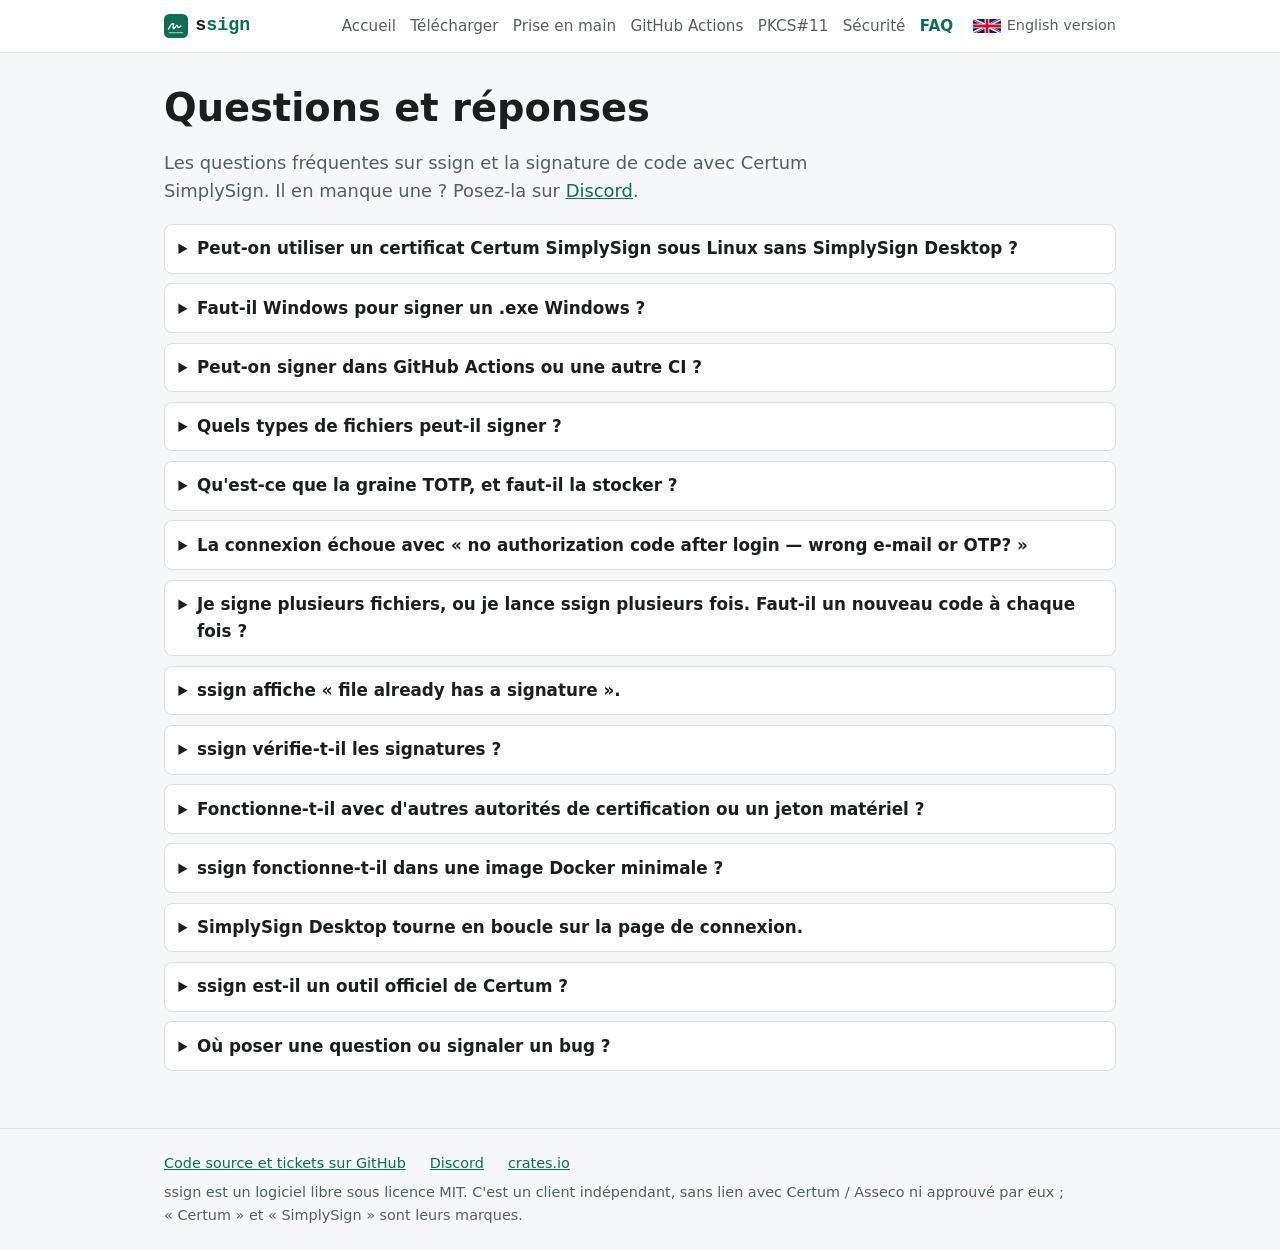
<file: docs/fr/faq.html>
<!doctype html>
<html lang="fr">
<head>
<meta charset="utf-8">
<meta name="viewport" content="width=device-width, initial-scale=1">
<title>FAQ ssign : Certum SimplySign sous Linux, en CI et sans SimplySign Desktop</title>
<meta name="description" content="Réponses sur la signature d&#x27;exécutables Windows avec Certum SimplySign sous Linux et macOS : CI, types de fichiers, graine TOTP, erreurs de connexion, réutilisation de session, Docker, boucle de SimplySign Desktop.">
<link rel="canonical" href="https://le-syl21.github.io/ssign/fr/faq.html">
<link rel="alternate" hreflang="en" href="https://le-syl21.github.io/ssign/faq.html">
<link rel="alternate" hreflang="fr" href="https://le-syl21.github.io/ssign/fr/faq.html">
<link rel="alternate" hreflang="x-default" href="https://le-syl21.github.io/ssign/faq.html">
<meta property="og:type" content="website">
<meta property="og:site_name" content="ssign">
<meta property="og:title" content="FAQ ssign : Certum SimplySign sous Linux, en CI et sans SimplySign Desktop">
<meta property="og:description" content="Réponses sur la signature d&#x27;exécutables Windows avec Certum SimplySign sous Linux et macOS : CI, types de fichiers, graine TOTP, erreurs de connexion, réutilisation de session, Docker, boucle de SimplySign Desktop.">
<meta property="og:url" content="https://le-syl21.github.io/ssign/fr/faq.html">
<meta property="og:image" content="https://le-syl21.github.io/ssign/img/og.jpg">
<meta property="og:image:width" content="1200">
<meta property="og:image:height" content="630">
<meta property="og:locale" content="fr_FR">
<meta property="og:locale:alternate" content="en_GB">
<meta name="twitter:card" content="summary_large_image">
<meta name="twitter:title" content="FAQ ssign : Certum SimplySign sous Linux, en CI et sans SimplySign Desktop">
<meta name="twitter:description" content="Réponses sur la signature d&#x27;exécutables Windows avec Certum SimplySign sous Linux et macOS : CI, types de fichiers, graine TOTP, erreurs de connexion, réutilisation de session, Docker, boucle de SimplySign Desktop.">
<meta name="twitter:image" content="https://le-syl21.github.io/ssign/img/og.jpg">
<meta name="color-scheme" content="light dark">
<link rel="icon" type="image/svg+xml" href="../img/favicon.svg">
<link rel="stylesheet" href="../style.css">
<script type="application/ld+json">{"@context": "https://schema.org", "@graph": [{"@type": "SoftwareApplication", "@id": "https://le-syl21.github.io/ssign/#app", "name": "ssign", "description": "Outil en ligne de commande qui signe en Authenticode les binaires Windows avec un certificat cloud Certum SimplySign depuis Linux, macOS ou Windows, sans SimplySign Desktop.", "applicationCategory": "DeveloperApplication", "operatingSystem": "Linux, macOS, Windows", "url": "https://le-syl21.github.io/ssign/", "downloadUrl": "https://github.com/Le-Syl21/ssign/releases/latest", "license": "https://opensource.org/licenses/MIT", "codeRepository": "https://github.com/Le-Syl21/ssign", "offers": {"@type": "Offer", "price": "0", "priceCurrency": "EUR"}, "softwareVersion": "0.1.8"}, {"@type": "WebPage", "name": "FAQ ssign : Certum SimplySign sous Linux, en CI et sans SimplySign Desktop", "description": "Réponses sur la signature d'exécutables Windows avec Certum SimplySign sous Linux et macOS : CI, types de fichiers, graine TOTP, erreurs de connexion, réutilisation de session, Docker, boucle de SimplySign Desktop.", "url": "https://le-syl21.github.io/ssign/fr/faq.html", "inLanguage": "fr", "about": {"@id": "https://le-syl21.github.io/ssign/#app"}}, {"@type": "FAQPage", "url": "https://le-syl21.github.io/ssign/fr/faq.html", "inLanguage": "fr", "mainEntity": [{"@type": "Question", "name": "Peut-on utiliser un certificat Certum SimplySign sous Linux sans SimplySign Desktop ?", "acceptedAnswer": {"@type": "Answer", "text": "Oui. ssign parle lui-même au cloud SimplySign en HTTPS : il se connecte, récupère votre certificat et demande la signature au cloud, sans SimplySign Desktop, sans interface graphique, sans conteneur et sans pile PKCS#11. Il fonctionne sous Linux, macOS et Windows. Voir la prise en main."}}, {"@type": "Question", "name": "Faut-il Windows pour signer un .exe Windows ?", "acceptedAnswer": {"@type": "Answer", "text": "Non. La signature Authenticode, ce ne sont que des données : ssign hache le fichier, obtient la signature RSA du cloud et construit lui-même la signature PKCS#7, sans aucune API Windows. La version Windows de ssign est d'ailleurs signée ainsi, depuis une machine Linux."}}, {"@type": "Question", "name": "Peut-on signer dans GitHub Actions ou une autre CI ?", "acceptedAnswer": {"@type": "Answer", "text": "Oui. Donnez à ssign CERTUM_EMAIL et la graine TOTP dans CERTUM_OTP : il calcule le code à usage unique à chaque exécution. Gardez la graine dans un environnement protégé qui demande votre accord : voir GitHub Actions."}}, {"@type": "Question", "name": "Quels types de fichiers peut-il signer ?", "acceptedAnswer": {"@type": "Answer", "text": "La commande ssign signe les fichiers PE : .exe, .dll, .sys, .ocx, .cpl. Pour les MSI, CAB, catalogues, APPX et scripts PowerShell, utilisez le module PKCS#11 avec osslsigncode. La signature MSI native dans la commande elle-même est encore en cours."}}, {"@type": "Question", "name": "Qu'est-ce que la graine TOTP, et faut-il la stocker ?", "acceptedAnswer": {"@type": "Answer", "text": "C'est le secret en base32 derrière l'appli d'authentification que vous avez configurée avec le QR code SimplySign. Elle est à longue durée : avec elle et votre e-mail, n'importe qui peut signer en votre nom jusqu'à ce que vous régénériez le QR code. Elle ne sert qu'à l'automatisation (--otp). Sur votre propre machine, passez plutôt le code du moment avec --token : la graine ne quitte alors jamais votre appli. Voir Sécurité."}}, {"@type": "Question", "name": "La connexion échoue avec « no authorization code after login — wrong e-mail or OTP? »", "acceptedAnswer": {"@type": "Answer", "text": "Certum n'a pas accepté l'e-mail et le code. Vérifiez l'e-mail, et que le code est bien en cours de validité : un code vaut environ 30 secondes et Certum ne l'accepte qu'une fois. Avec --otp, ssign calcule le code à partir de l'horloge du système : elle doit donc être à l'heure."}}, {"@type": "Question", "name": "Je signe plusieurs fichiers, ou je lance ssign plusieurs fois. Faut-il un nouveau code à chaque fois ?", "acceptedAnswer": {"@type": "Answer", "text": "Non. Une seule connexion signe tous les fichiers passés sur la ligne de commande. La session est aussi gardée en cache 20 minutes : les exécutions suivantes, et le module PKCS#11, la réutilisent sans nouveau code. Voir le cache de session."}}, {"@type": "Question", "name": "ssign affiche « file already has a signature ».", "acceptedAnswer": {"@type": "Answer", "text": "ssign ne remplace pas une signature Authenticode existante : il s'arrête sur un fichier PE déjà signé. Signez le fichier tel qu'il sort de la compilation."}}, {"@type": "Question", "name": "ssign vérifie-t-il les signatures ?", "acceptedAnswer": {"@type": "Answer", "text": "Non. Vérifiez le résultat avec osslsigncode verify, ou avec signtool sous Windows. La chaîne de publication de ssign contrôle elle-même chaque fichier signé avec osslsigncode verify."}}, {"@type": "Question", "name": "Fonctionne-t-il avec d'autres autorités de certification ou un jeton matériel ?", "acceptedAnswer": {"@type": "Answer", "text": "Non. ssign signe uniquement avec un certificat cloud Certum SimplySign."}}, {"@type": "Question", "name": "ssign fonctionne-t-il dans une image Docker minimale ?", "acceptedAnswer": {"@type": "Answer", "text": "Il n'a besoin d'aucun logiciel SimplySign, mais il vérifie les certificats HTTPS via le magasin de certificats du système. L'image doit donc contenir les certificats des autorités : un conteneur scratch nu n'en a aucun."}}, {"@type": "Question", "name": "SimplySign Desktop tourne en boucle sur la page de connexion.", "acceptedAnswer": {"@type": "Answer", "text": "C'est un problème de SimplySign Desktop, relevé pendant l'étude du protocole : la version 2.9.10 reçoit une erreur HTTP 415 en boucle quand elle liste les cartes, la carte n'est donc jamais insérée et la page de connexion tourne en boucle ; la version 2.9.14 parle l'API actuelle. ssign n'utilise pas du tout SimplySign Desktop. Détails dans les notes sur le protocole (en anglais)."}}, {"@type": "Question", "name": "ssign est-il un outil officiel de Certum ?", "acceptedAnswer": {"@type": "Answer", "text": "Non. C'est un client libre et indépendant pour le cloud SimplySign, sans lien avec Certum / Asseco ni approuvé par eux."}}, {"@type": "Question", "name": "Où poser une question ou signaler un bug ?", "acceptedAnswer": {"@type": "Answer", "text": "Sur Discord ou dans les tickets GitHub."}}]}]}</script>
</head>
<body>
<header class="site"><div class="wrap">
<a class="brand" href="./"><img src="../img/favicon.svg" alt="" width="24" height="24"><span>s<b>sign</b></span></a>
<nav class="main"><a href="./">Accueil</a><a href="download.html">Télécharger</a><a href="getting-started.html">Prise en main</a><a href="github-actions.html">GitHub Actions</a><a href="pkcs11.html">PKCS#11</a><a href="security.html">Sécurité</a><a href="faq.html" aria-current="page">FAQ</a></nav>
<a class="lang" href="../faq.html" hreflang="en" lang="en"><img src="../img/gb.svg" alt="" width="21" height="14">English version</a>
</div></header>
<main><div class="wrap">
<h1>Questions et réponses</h1>
<p class="lead">Les questions fréquentes sur ssign et la signature de code avec Certum SimplySign. Il en manque une ?
Posez-la sur <a href="https://discord.gg/T37DYHmt2j">Discord</a>.</p>
<details class="faq"><summary><h2>Peut-on utiliser un certificat Certum SimplySign sous Linux sans SimplySign Desktop ?</h2></summary><p>Oui. ssign parle lui-même au cloud SimplySign en HTTPS : il se connecte, récupère votre certificat et demande la signature au cloud, sans SimplySign Desktop, sans interface graphique, sans conteneur et sans pile PKCS#11. Il fonctionne sous Linux, macOS et Windows. Voir la <a href="getting-started.html">prise en main</a>.</p></details>
<details class="faq"><summary><h2>Faut-il Windows pour signer un .exe Windows ?</h2></summary><p>Non. La signature Authenticode, ce ne sont que des données : ssign hache le fichier, obtient la signature RSA du cloud et construit lui-même la signature PKCS#7, sans aucune API Windows. La version Windows de ssign est d'ailleurs signée ainsi, depuis une machine Linux.</p></details>
<details class="faq"><summary><h2>Peut-on signer dans GitHub Actions ou une autre CI ?</h2></summary><p>Oui. Donnez à ssign <code>CERTUM_EMAIL</code> et la graine TOTP dans <code>CERTUM_OTP</code> : il calcule le code à usage unique à chaque exécution. Gardez la graine dans un environnement protégé qui demande votre accord : voir <a href="github-actions.html">GitHub Actions</a>.</p></details>
<details class="faq"><summary><h2>Quels types de fichiers peut-il signer ?</h2></summary><p>La commande <code>ssign</code> signe les fichiers PE : <code>.exe</code>, <code>.dll</code>, <code>.sys</code>, <code>.ocx</code>, <code>.cpl</code>. Pour les MSI, CAB, catalogues, APPX et scripts PowerShell, utilisez le <a href="pkcs11.html">module PKCS#11</a> avec osslsigncode. La signature MSI native dans la commande elle-même est encore en cours.</p></details>
<details class="faq"><summary><h2>Qu&#x27;est-ce que la graine TOTP, et faut-il la stocker ?</h2></summary><p>C'est le secret en base32 derrière l'appli d'authentification que vous avez configurée avec le QR code SimplySign. Elle est à longue durée : avec elle et votre e-mail, n'importe qui peut signer en votre nom jusqu'à ce que vous régénériez le QR code. Elle ne sert qu'à l'automatisation (<code>--otp</code>). Sur votre propre machine, passez plutôt le code du moment avec <code>--token</code> : la graine ne quitte alors jamais votre appli. Voir <a href="security.html">Sécurité</a>.</p></details>
<details class="faq"><summary><h2>La connexion échoue avec « no authorization code after login — wrong e-mail or OTP? »</h2></summary><p>Certum n'a pas accepté l'e-mail et le code. Vérifiez l'e-mail, et que le code est bien en cours de validité : un code vaut environ 30 secondes et Certum ne l'accepte qu'une fois. Avec <code>--otp</code>, ssign calcule le code à partir de l'horloge du système : elle doit donc être à l'heure.</p></details>
<details class="faq"><summary><h2>Je signe plusieurs fichiers, ou je lance ssign plusieurs fois. Faut-il un nouveau code à chaque fois ?</h2></summary><p>Non. Une seule connexion signe tous les fichiers passés sur la ligne de commande. La session est aussi gardée en cache 20 minutes : les exécutions suivantes, et le module PKCS#11, la réutilisent sans nouveau code. Voir <a href="security.html#cache">le cache de session</a>.</p></details>
<details class="faq"><summary><h2>ssign affiche « file already has a signature ».</h2></summary><p>ssign ne remplace pas une signature Authenticode existante : il s'arrête sur un fichier PE déjà signé. Signez le fichier tel qu'il sort de la compilation.</p></details>
<details class="faq"><summary><h2>ssign vérifie-t-il les signatures ?</h2></summary><p>Non. Vérifiez le résultat avec <code>osslsigncode verify</code>, ou avec <code>signtool</code> sous Windows. La chaîne de publication de ssign contrôle elle-même chaque fichier signé avec <code>osslsigncode verify</code>.</p></details>
<details class="faq"><summary><h2>Fonctionne-t-il avec d&#x27;autres autorités de certification ou un jeton matériel ?</h2></summary><p>Non. ssign signe uniquement avec un certificat cloud Certum SimplySign.</p></details>
<details class="faq"><summary><h2>ssign fonctionne-t-il dans une image Docker minimale ?</h2></summary><p>Il n'a besoin d'aucun logiciel SimplySign, mais il vérifie les certificats HTTPS via le magasin de certificats du système. L'image doit donc contenir les certificats des autorités : un conteneur <code>scratch</code> nu n'en a aucun.</p></details>
<details class="faq"><summary><h2>SimplySign Desktop tourne en boucle sur la page de connexion.</h2></summary><p>C'est un problème de SimplySign Desktop, relevé pendant l'étude du protocole : la version 2.9.10 reçoit une erreur HTTP 415 en boucle quand elle liste les cartes, la carte n'est donc jamais insérée et la page de connexion tourne en boucle ; la version 2.9.14 parle l'API actuelle. ssign n'utilise pas du tout SimplySign Desktop. Détails dans <a href="https://github.com/Le-Syl21/ssign/blob/main/docs/simplysign-protocol.md">les notes sur le protocole</a> (en anglais).</p></details>
<details class="faq"><summary><h2>ssign est-il un outil officiel de Certum ?</h2></summary><p>Non. C'est un client libre et indépendant pour le cloud SimplySign, sans lien avec Certum / Asseco ni approuvé par eux.</p></details>
<details class="faq"><summary><h2>Où poser une question ou signaler un bug ?</h2></summary><p>Sur <a href="https://discord.gg/T37DYHmt2j">Discord</a> ou dans les <a href="https://github.com/Le-Syl21/ssign/issues">tickets GitHub</a>.</p></details>
</div></main>
<footer class="site"><div class="wrap">
<a href="https://github.com/Le-Syl21/ssign">Code source et tickets sur GitHub</a>
<a href="https://discord.gg/T37DYHmt2j">Discord</a>
<a href="https://crates.io/crates/ssign">crates.io</a>
<span>ssign est un logiciel libre sous licence MIT. C'est un client indépendant, sans lien avec Certum / Asseco ni approuvé par eux ; « Certum » et « SimplySign » sont leurs marques.</span>
</div></footer>
</body>
</html>
</file>
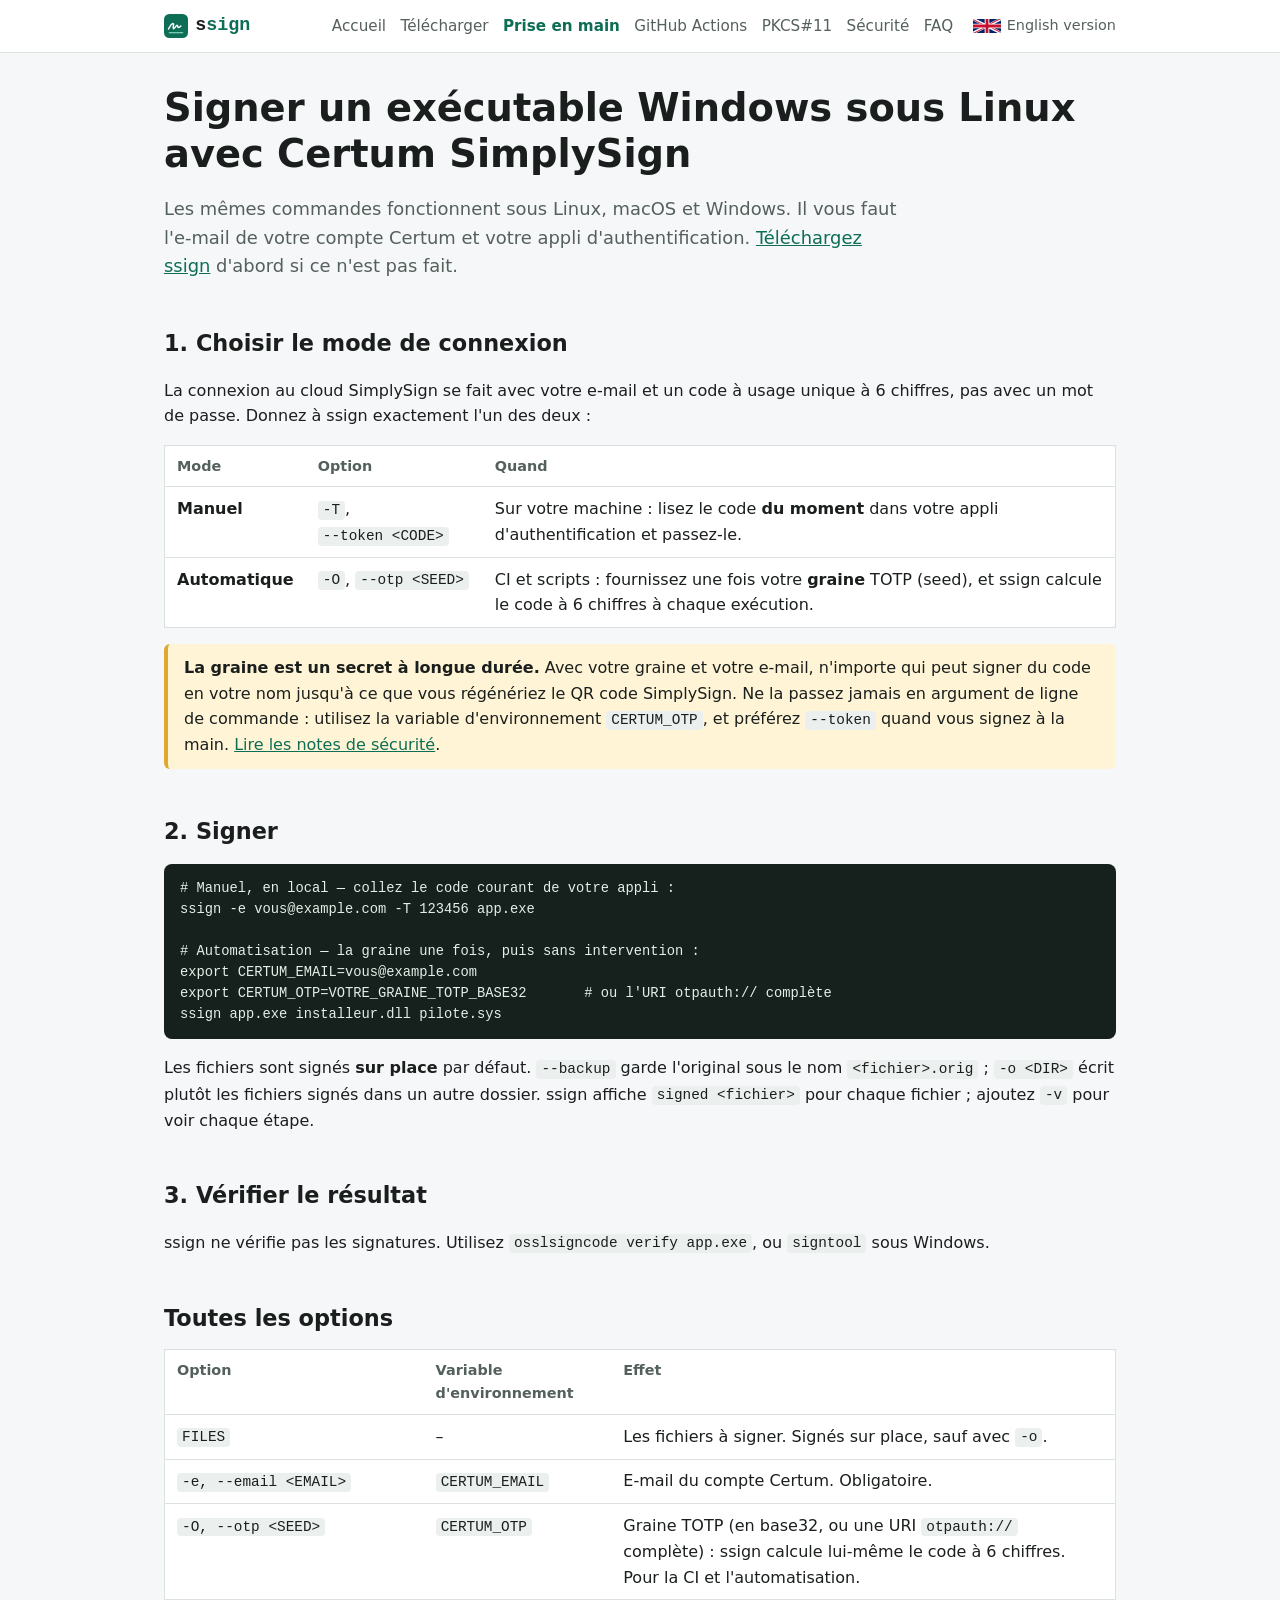
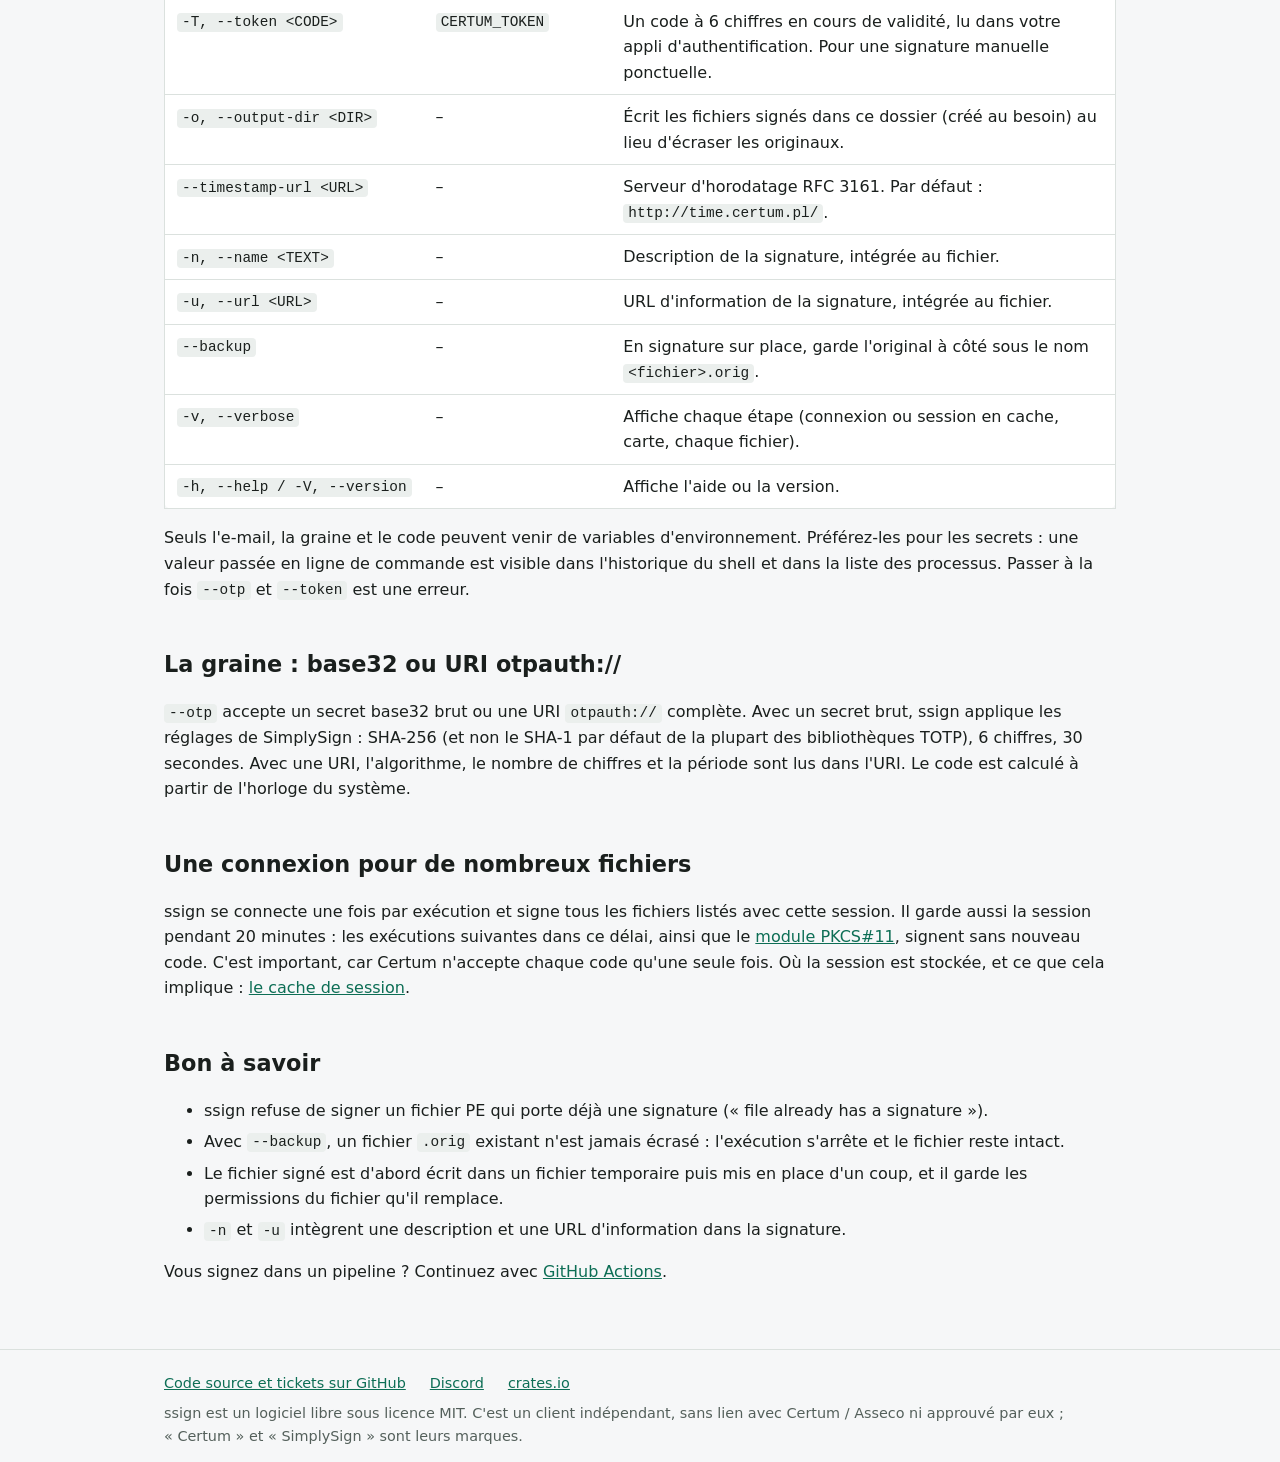
<file: docs/fr/getting-started.html>
<!doctype html>
<html lang="fr">
<head>
<meta charset="utf-8">
<meta name="viewport" content="width=device-width, initial-scale=1">
<title>Signer un exécutable Windows sous Linux avec Certum SimplySign – prise en main de ssign</title>
<meta name="description" content="Comment signer un .exe ou une .dll Windows sous Linux ou macOS avec un certificat cloud Certum SimplySign : code à usage unique ou graine TOTP, signature par lots, options et variables d&#x27;environnement de ssign.">
<link rel="canonical" href="https://le-syl21.github.io/ssign/fr/getting-started.html">
<link rel="alternate" hreflang="en" href="https://le-syl21.github.io/ssign/getting-started.html">
<link rel="alternate" hreflang="fr" href="https://le-syl21.github.io/ssign/fr/getting-started.html">
<link rel="alternate" hreflang="x-default" href="https://le-syl21.github.io/ssign/getting-started.html">
<meta property="og:type" content="website">
<meta property="og:site_name" content="ssign">
<meta property="og:title" content="Signer un exécutable Windows sous Linux avec Certum SimplySign – prise en main de ssign">
<meta property="og:description" content="Comment signer un .exe ou une .dll Windows sous Linux ou macOS avec un certificat cloud Certum SimplySign : code à usage unique ou graine TOTP, signature par lots, options et variables d&#x27;environnement de ssign.">
<meta property="og:url" content="https://le-syl21.github.io/ssign/fr/getting-started.html">
<meta property="og:image" content="https://le-syl21.github.io/ssign/img/og.jpg">
<meta property="og:image:width" content="1200">
<meta property="og:image:height" content="630">
<meta property="og:locale" content="fr_FR">
<meta property="og:locale:alternate" content="en_GB">
<meta name="twitter:card" content="summary_large_image">
<meta name="twitter:title" content="Signer un exécutable Windows sous Linux avec Certum SimplySign – prise en main de ssign">
<meta name="twitter:description" content="Comment signer un .exe ou une .dll Windows sous Linux ou macOS avec un certificat cloud Certum SimplySign : code à usage unique ou graine TOTP, signature par lots, options et variables d&#x27;environnement de ssign.">
<meta name="twitter:image" content="https://le-syl21.github.io/ssign/img/og.jpg">
<meta name="color-scheme" content="light dark">
<link rel="icon" type="image/svg+xml" href="../img/favicon.svg">
<link rel="stylesheet" href="../style.css">
<script type="application/ld+json">{"@context": "https://schema.org", "@graph": [{"@type": "SoftwareApplication", "@id": "https://le-syl21.github.io/ssign/#app", "name": "ssign", "description": "Outil en ligne de commande qui signe en Authenticode les binaires Windows avec un certificat cloud Certum SimplySign depuis Linux, macOS ou Windows, sans SimplySign Desktop.", "applicationCategory": "DeveloperApplication", "operatingSystem": "Linux, macOS, Windows", "url": "https://le-syl21.github.io/ssign/", "downloadUrl": "https://github.com/Le-Syl21/ssign/releases/latest", "license": "https://opensource.org/licenses/MIT", "codeRepository": "https://github.com/Le-Syl21/ssign", "offers": {"@type": "Offer", "price": "0", "priceCurrency": "EUR"}, "softwareVersion": "0.1.8"}, {"@type": "WebPage", "name": "Signer un exécutable Windows sous Linux avec Certum SimplySign – prise en main de ssign", "description": "Comment signer un .exe ou une .dll Windows sous Linux ou macOS avec un certificat cloud Certum SimplySign : code à usage unique ou graine TOTP, signature par lots, options et variables d'environnement de ssign.", "url": "https://le-syl21.github.io/ssign/fr/getting-started.html", "inLanguage": "fr", "about": {"@id": "https://le-syl21.github.io/ssign/#app"}}]}</script>
</head>
<body>
<header class="site"><div class="wrap">
<a class="brand" href="./"><img src="../img/favicon.svg" alt="" width="24" height="24"><span>s<b>sign</b></span></a>
<nav class="main"><a href="./">Accueil</a><a href="download.html">Télécharger</a><a href="getting-started.html" aria-current="page">Prise en main</a><a href="github-actions.html">GitHub Actions</a><a href="pkcs11.html">PKCS#11</a><a href="security.html">Sécurité</a><a href="faq.html">FAQ</a></nav>
<a class="lang" href="../getting-started.html" hreflang="en" lang="en"><img src="../img/gb.svg" alt="" width="21" height="14">English version</a>
</div></header>
<main><div class="wrap">
<h1>Signer un exécutable Windows sous Linux avec Certum SimplySign</h1>
<p class="lead">Les mêmes commandes fonctionnent sous Linux, macOS et Windows. Il vous faut l'e-mail de votre compte
Certum et votre appli d'authentification. <a href="download.html">Téléchargez ssign</a> d'abord si ce n'est pas
fait.</p>

<h2>1. Choisir le mode de connexion</h2>
<p>La connexion au cloud SimplySign se fait avec votre e-mail et un code à usage unique à 6 chiffres, pas avec un mot
de passe. Donnez à ssign exactement l'un des deux :</p>
<div class="table"><table class="modes"><thead><tr><th>Mode</th><th>Option</th><th>Quand</th></tr></thead><tbody>
<tr><td><strong>Manuel</strong></td><td><code>-T</code>, <code>--token &lt;CODE&gt;</code></td><td>Sur votre machine : lisez le code
<strong>du moment</strong> dans votre appli d'authentification et passez-le.</td></tr>
<tr><td><strong>Automatique</strong></td><td><code>-O</code>, <code>--otp &lt;SEED&gt;</code></td><td>CI et scripts : fournissez une
fois votre <strong>graine</strong> TOTP (seed), et ssign calcule le code à 6 chiffres à chaque exécution.</td></tr>
</tbody></table></div>
<div class="note"><strong>La graine est un secret à longue durée.</strong> Avec votre graine et votre e-mail, n'importe
qui peut signer du code en votre nom jusqu'à ce que vous régénériez le QR code SimplySign. Ne la passez jamais en
argument de ligne de commande : utilisez la variable d'environnement <code>CERTUM_OTP</code>, et préférez
<code>--token</code> quand vous signez à la main. <a href="security.html">Lire les notes de sécurité</a>.</div>

<h2>2. Signer</h2>
<pre><code># Manuel, en local — collez le code courant de votre appli :
ssign -e vous@example.com -T 123456 app.exe

# Automatisation — la graine une fois, puis sans intervention :
export CERTUM_EMAIL=vous@example.com
export CERTUM_OTP=VOTRE_GRAINE_TOTP_BASE32       # ou l&#x27;URI otpauth:// complète
ssign app.exe installeur.dll pilote.sys</code></pre>
<p>Les fichiers sont signés <strong>sur place</strong> par défaut. <code>--backup</code> garde l'original sous le nom
<code>&lt;fichier&gt;.orig</code> ; <code>-o &lt;DIR&gt;</code> écrit plutôt les fichiers signés dans un autre dossier.
ssign affiche <code>signed &lt;fichier&gt;</code> pour chaque fichier ; ajoutez <code>-v</code> pour voir chaque
étape.</p>

<h2>3. Vérifier le résultat</h2>
<p>ssign ne vérifie pas les signatures. Utilisez <code>osslsigncode verify app.exe</code>, ou <code>signtool</code>
sous Windows.</p>

<h2 id="options">Toutes les options</h2>
<div class="table"><table class="opts"><thead><tr><th>Option</th><th>Variable d'environnement</th><th>Effet</th></tr></thead><tbody><tr><td data-label="Option"><code>FILES</code></td><td data-label="Variable d'environnement">–</td><td data-label="Effet">Les fichiers à signer. Signés sur place, sauf avec <code>-o</code>.</td></tr><tr><td data-label="Option"><code>-e, --email &lt;EMAIL&gt;</code></td><td data-label="Variable d'environnement"><code>CERTUM_EMAIL</code></td><td data-label="Effet">E-mail du compte Certum. Obligatoire.</td></tr><tr><td data-label="Option"><code>-O, --otp &lt;SEED&gt;</code></td><td data-label="Variable d'environnement"><code>CERTUM_OTP</code></td><td data-label="Effet">Graine TOTP (en base32, ou une URI <code>otpauth://</code> complète) : ssign calcule lui-même le code à 6 chiffres. Pour la CI et l'automatisation.</td></tr><tr><td data-label="Option"><code>-T, --token &lt;CODE&gt;</code></td><td data-label="Variable d'environnement"><code>CERTUM_TOKEN</code></td><td data-label="Effet">Un code à 6 chiffres en cours de validité, lu dans votre appli d'authentification. Pour une signature manuelle ponctuelle.</td></tr><tr><td data-label="Option"><code>-o, --output-dir &lt;DIR&gt;</code></td><td data-label="Variable d'environnement">–</td><td data-label="Effet">Écrit les fichiers signés dans ce dossier (créé au besoin) au lieu d'écraser les originaux.</td></tr><tr><td data-label="Option"><code>--timestamp-url &lt;URL&gt;</code></td><td data-label="Variable d'environnement">–</td><td data-label="Effet">Serveur d'horodatage RFC 3161. Par défaut : <code>http://time.certum.pl/</code>.</td></tr><tr><td data-label="Option"><code>-n, --name &lt;TEXT&gt;</code></td><td data-label="Variable d'environnement">–</td><td data-label="Effet">Description de la signature, intégrée au fichier.</td></tr><tr><td data-label="Option"><code>-u, --url &lt;URL&gt;</code></td><td data-label="Variable d'environnement">–</td><td data-label="Effet">URL d'information de la signature, intégrée au fichier.</td></tr><tr><td data-label="Option"><code>--backup</code></td><td data-label="Variable d'environnement">–</td><td data-label="Effet">En signature sur place, garde l'original à côté sous le nom <code>&lt;fichier&gt;.orig</code>.</td></tr><tr><td data-label="Option"><code>-v, --verbose</code></td><td data-label="Variable d'environnement">–</td><td data-label="Effet">Affiche chaque étape (connexion ou session en cache, carte, chaque fichier).</td></tr><tr><td data-label="Option"><code>-h, --help / -V, --version</code></td><td data-label="Variable d'environnement">–</td><td data-label="Effet">Affiche l'aide ou la version.</td></tr></tbody></table></div>
<p>Seuls l'e-mail, la graine et le code peuvent venir de variables d'environnement. Préférez-les pour les secrets : une
valeur passée en ligne de commande est visible dans l'historique du shell et dans la liste des processus. Passer à la
fois <code>--otp</code> et <code>--token</code> est une erreur.</p>

<h2>La graine : base32 ou URI otpauth://</h2>
<p><code>--otp</code> accepte un secret base32 brut ou une URI <code>otpauth://</code> complète. Avec un secret brut,
ssign applique les réglages de SimplySign : SHA-256 (et non le SHA-1 par défaut de la plupart des bibliothèques TOTP),
6 chiffres, 30 secondes. Avec une URI, l'algorithme, le nombre de chiffres et la période sont lus dans l'URI. Le code
est calculé à partir de l'horloge du système.</p>

<h2>Une connexion pour de nombreux fichiers</h2>
<p>ssign se connecte une fois par exécution et signe tous les fichiers listés avec cette session. Il garde aussi la
session pendant 20 minutes : les exécutions suivantes dans ce délai, ainsi que le <a href="pkcs11.html">module
PKCS#11</a>, signent sans nouveau code. C'est important, car Certum n'accepte chaque code qu'une seule fois. Où la
session est stockée, et ce que cela implique : <a href="security.html#cache">le cache de session</a>.</p>

<h2>Bon à savoir</h2>
<ul>
<li>ssign refuse de signer un fichier PE qui porte déjà une signature (« file already has a signature »).</li>
<li>Avec <code>--backup</code>, un fichier <code>.orig</code> existant n'est jamais écrasé : l'exécution s'arrête et le
fichier reste intact.</li>
<li>Le fichier signé est d'abord écrit dans un fichier temporaire puis mis en place d'un coup, et il garde les
permissions du fichier qu'il remplace.</li>
<li><code>-n</code> et <code>-u</code> intègrent une description et une URL d'information dans la signature.</li>
</ul>
<p>Vous signez dans un pipeline ? Continuez avec <a href="github-actions.html">GitHub Actions</a>.</p>
</div></main>
<footer class="site"><div class="wrap">
<a href="https://github.com/Le-Syl21/ssign">Code source et tickets sur GitHub</a>
<a href="https://discord.gg/T37DYHmt2j">Discord</a>
<a href="https://crates.io/crates/ssign">crates.io</a>
<span>ssign est un logiciel libre sous licence MIT. C'est un client indépendant, sans lien avec Certum / Asseco ni approuvé par eux ; « Certum » et « SimplySign » sont leurs marques.</span>
</div></footer>
</body>
</html>
</file>
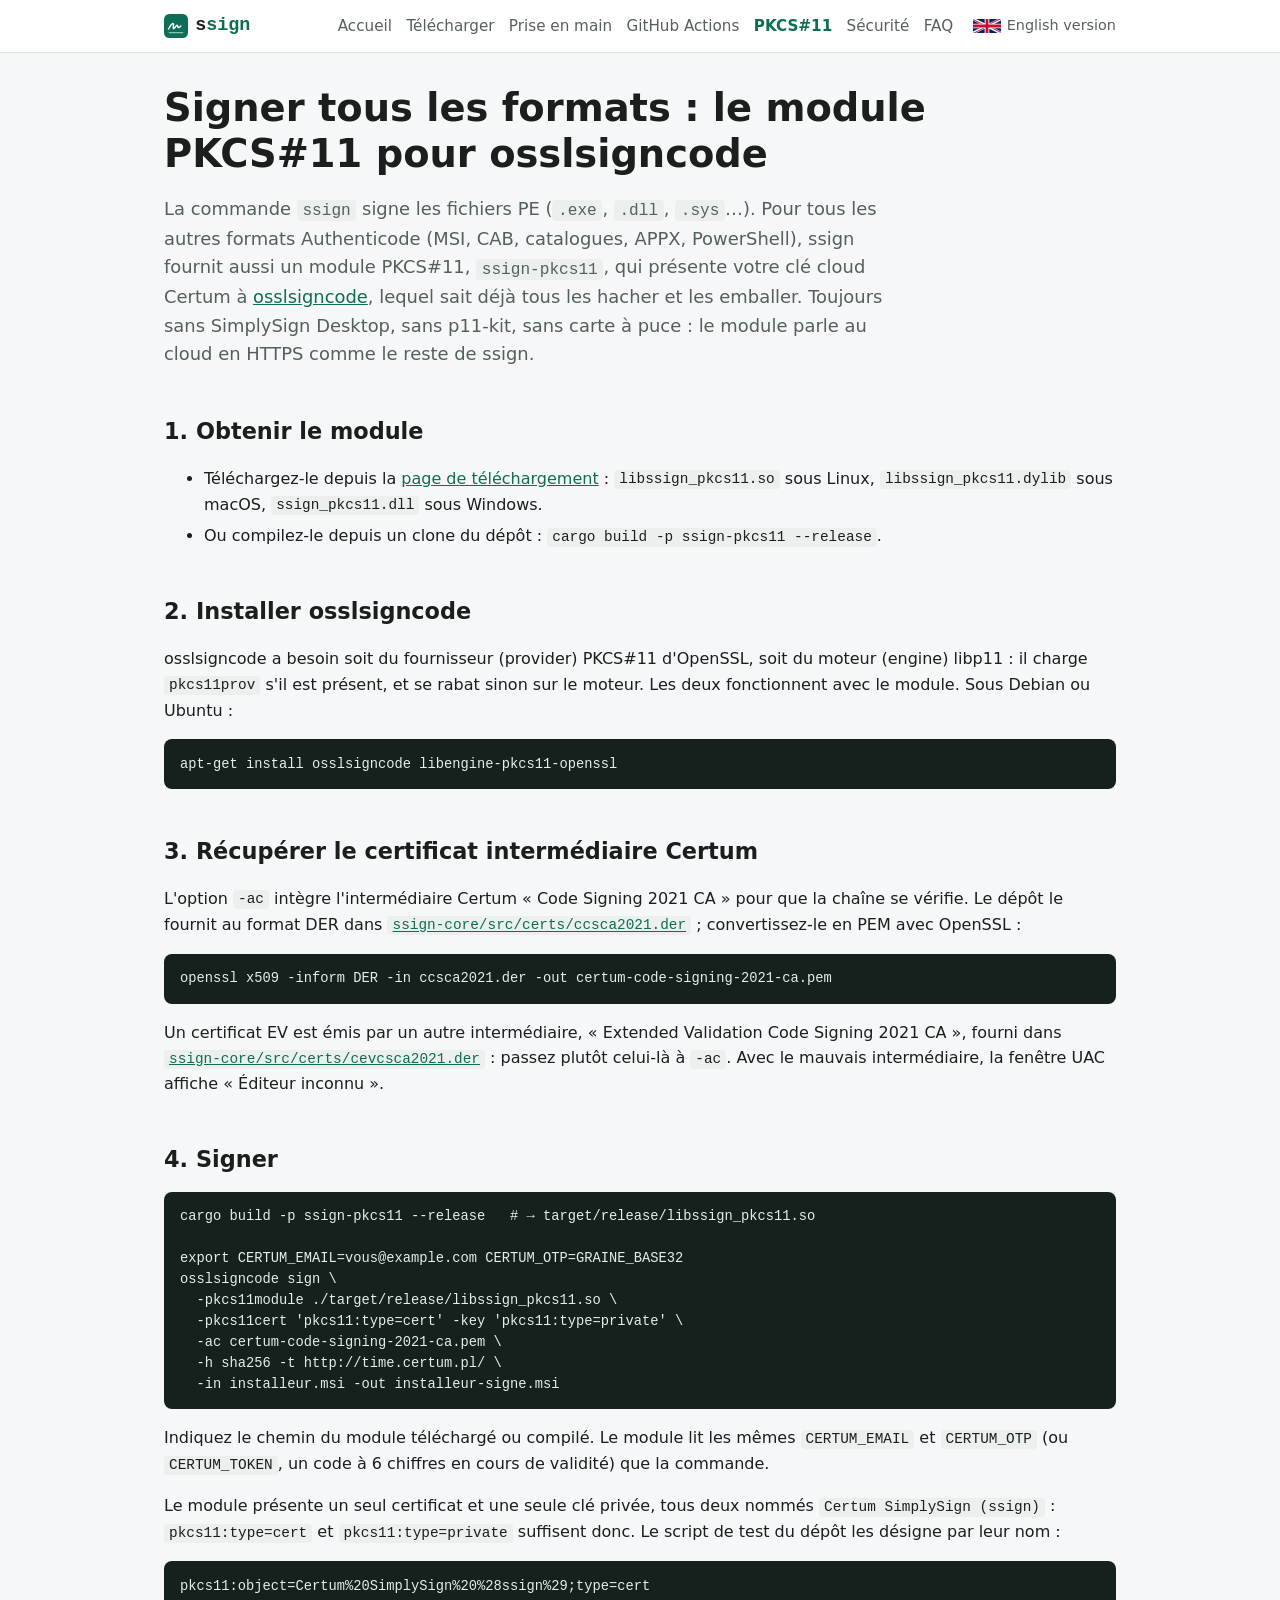
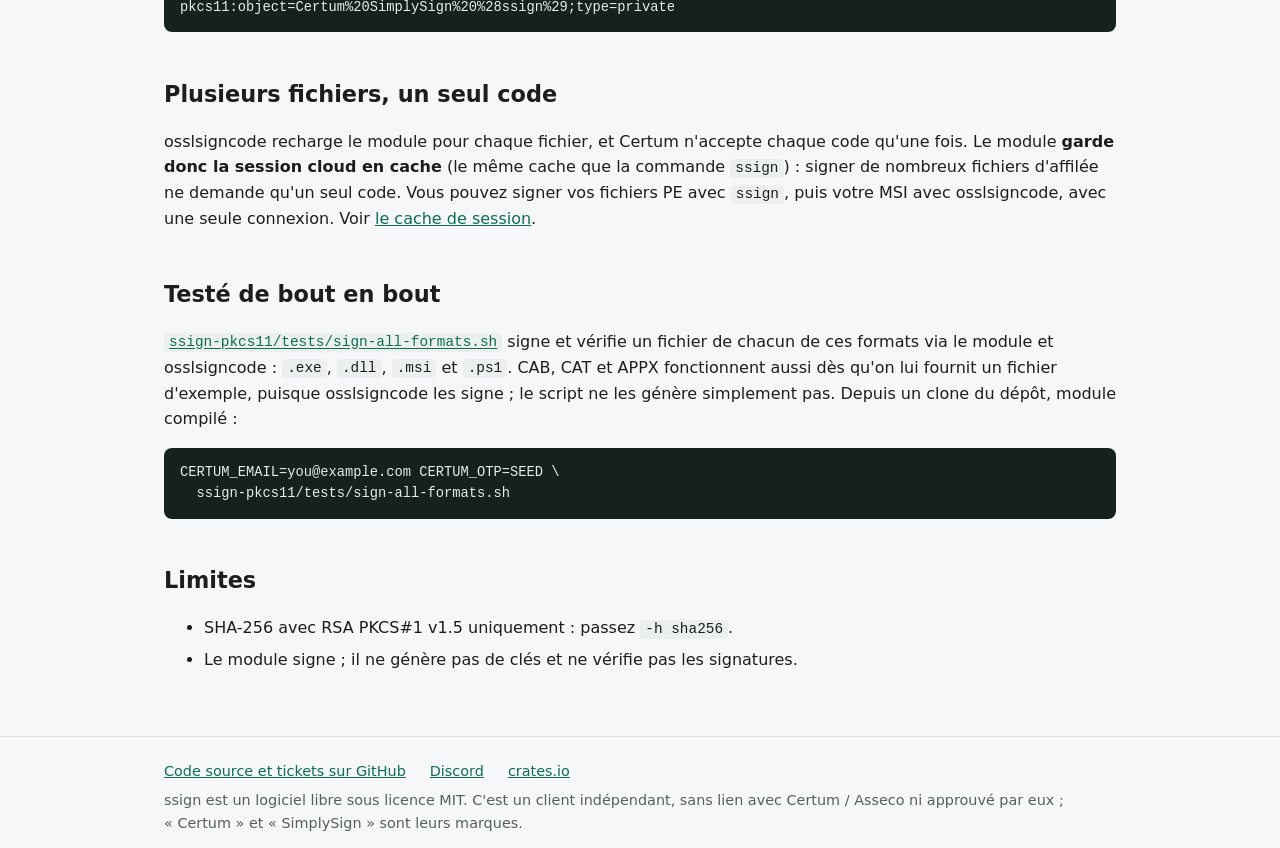
<file: docs/fr/pkcs11.html>
<!doctype html>
<html lang="fr">
<head>
<meta charset="utf-8">
<meta name="viewport" content="width=device-width, initial-scale=1">
<title>Module PKCS#11 osslsigncode pour Certum SimplySign : signer MSI, CAB, scripts – ssign</title>
<meta name="description" content="ssign-pkcs11 présente votre clé cloud Certum SimplySign à osslsigncode via PKCS#11, pour signer MSI, CAB, catalogues, APPX et scripts PowerShell sous Linux ou macOS, sans SimplySign Desktop.">
<link rel="canonical" href="https://le-syl21.github.io/ssign/fr/pkcs11.html">
<link rel="alternate" hreflang="en" href="https://le-syl21.github.io/ssign/pkcs11.html">
<link rel="alternate" hreflang="fr" href="https://le-syl21.github.io/ssign/fr/pkcs11.html">
<link rel="alternate" hreflang="x-default" href="https://le-syl21.github.io/ssign/pkcs11.html">
<meta property="og:type" content="website">
<meta property="og:site_name" content="ssign">
<meta property="og:title" content="Module PKCS#11 osslsigncode pour Certum SimplySign : signer MSI, CAB, scripts – ssign">
<meta property="og:description" content="ssign-pkcs11 présente votre clé cloud Certum SimplySign à osslsigncode via PKCS#11, pour signer MSI, CAB, catalogues, APPX et scripts PowerShell sous Linux ou macOS, sans SimplySign Desktop.">
<meta property="og:url" content="https://le-syl21.github.io/ssign/fr/pkcs11.html">
<meta property="og:image" content="https://le-syl21.github.io/ssign/img/og.jpg">
<meta property="og:image:width" content="1200">
<meta property="og:image:height" content="630">
<meta property="og:locale" content="fr_FR">
<meta property="og:locale:alternate" content="en_GB">
<meta name="twitter:card" content="summary_large_image">
<meta name="twitter:title" content="Module PKCS#11 osslsigncode pour Certum SimplySign : signer MSI, CAB, scripts – ssign">
<meta name="twitter:description" content="ssign-pkcs11 présente votre clé cloud Certum SimplySign à osslsigncode via PKCS#11, pour signer MSI, CAB, catalogues, APPX et scripts PowerShell sous Linux ou macOS, sans SimplySign Desktop.">
<meta name="twitter:image" content="https://le-syl21.github.io/ssign/img/og.jpg">
<meta name="color-scheme" content="light dark">
<link rel="icon" type="image/svg+xml" href="../img/favicon.svg">
<link rel="stylesheet" href="../style.css">
<script type="application/ld+json">{"@context": "https://schema.org", "@graph": [{"@type": "SoftwareApplication", "@id": "https://le-syl21.github.io/ssign/#app", "name": "ssign", "description": "Outil en ligne de commande qui signe en Authenticode les binaires Windows avec un certificat cloud Certum SimplySign depuis Linux, macOS ou Windows, sans SimplySign Desktop.", "applicationCategory": "DeveloperApplication", "operatingSystem": "Linux, macOS, Windows", "url": "https://le-syl21.github.io/ssign/", "downloadUrl": "https://github.com/Le-Syl21/ssign/releases/latest", "license": "https://opensource.org/licenses/MIT", "codeRepository": "https://github.com/Le-Syl21/ssign", "offers": {"@type": "Offer", "price": "0", "priceCurrency": "EUR"}, "softwareVersion": "0.1.8"}, {"@type": "WebPage", "name": "Module PKCS#11 osslsigncode pour Certum SimplySign : signer MSI, CAB, scripts – ssign", "description": "ssign-pkcs11 présente votre clé cloud Certum SimplySign à osslsigncode via PKCS#11, pour signer MSI, CAB, catalogues, APPX et scripts PowerShell sous Linux ou macOS, sans SimplySign Desktop.", "url": "https://le-syl21.github.io/ssign/fr/pkcs11.html", "inLanguage": "fr", "about": {"@id": "https://le-syl21.github.io/ssign/#app"}}]}</script>
</head>
<body>
<header class="site"><div class="wrap">
<a class="brand" href="./"><img src="../img/favicon.svg" alt="" width="24" height="24"><span>s<b>sign</b></span></a>
<nav class="main"><a href="./">Accueil</a><a href="download.html">Télécharger</a><a href="getting-started.html">Prise en main</a><a href="github-actions.html">GitHub Actions</a><a href="pkcs11.html" aria-current="page">PKCS#11</a><a href="security.html">Sécurité</a><a href="faq.html">FAQ</a></nav>
<a class="lang" href="../pkcs11.html" hreflang="en" lang="en"><img src="../img/gb.svg" alt="" width="21" height="14">English version</a>
</div></header>
<main><div class="wrap">
<h1>Signer tous les formats : le module PKCS#11 pour osslsigncode</h1>
<p class="lead">La commande <code>ssign</code> signe les fichiers PE (<code>.exe</code>, <code>.dll</code>,
<code>.sys</code>…). Pour tous les autres formats Authenticode (MSI, CAB, catalogues, APPX, PowerShell), ssign fournit
aussi un module PKCS#11, <code>ssign-pkcs11</code>, qui présente votre clé cloud Certum à
<a href="https://github.com/mtrojnar/osslsigncode">osslsigncode</a>, lequel sait déjà tous les hacher et les emballer. Toujours sans SimplySign
Desktop, sans p11-kit, sans carte à puce : le module parle au cloud en HTTPS comme le reste de ssign.</p>

<h2>1. Obtenir le module</h2>
<ul>
<li>Téléchargez-le depuis la <a href="download.html#pkcs11">page de téléchargement</a> :
<code>libssign_pkcs11.so</code> sous Linux, <code>libssign_pkcs11.dylib</code> sous macOS,
<code>ssign_pkcs11.dll</code> sous Windows.</li>
<li>Ou compilez-le depuis un clone du dépôt : <code>cargo build -p ssign-pkcs11 --release</code>.</li>
</ul>

<h2>2. Installer osslsigncode</h2>
<p>osslsigncode a besoin soit du fournisseur (provider) PKCS#11 d'OpenSSL, soit du moteur (engine) libp11 : il charge
<code>pkcs11prov</code> s'il est présent, et se rabat sinon sur le moteur. Les deux fonctionnent avec le module. Sous
Debian ou Ubuntu :</p>
<pre><code>apt-get install osslsigncode libengine-pkcs11-openssl</code></pre>

<h2>3. Récupérer le certificat intermédiaire Certum</h2>
<p>L'option <code>-ac</code> intègre l'intermédiaire Certum « Code Signing 2021 CA » pour que la chaîne se vérifie. Le
dépôt le fournit au format DER dans <a href="https://github.com/Le-Syl21/ssign/blob/main/ssign-core/src/certs/ccsca2021.der"><code>ssign-core/src/certs/ccsca2021.der</code></a> ;
convertissez-le en PEM avec OpenSSL :</p>
<pre><code>openssl x509 -inform DER -in ccsca2021.der -out certum-code-signing-2021-ca.pem</code></pre>
<p>Un certificat EV est émis par un autre intermédiaire, « Extended Validation Code Signing 2021 CA », fourni dans
<a href="https://github.com/Le-Syl21/ssign/blob/main/ssign-core/src/certs/cevcsca2021.der"><code>ssign-core/src/certs/cevcsca2021.der</code></a> : passez plutôt celui-là à
<code>-ac</code>. Avec le mauvais intermédiaire, la fenêtre UAC affiche « Éditeur inconnu ».</p>

<h2>4. Signer</h2>
<pre><code>cargo build -p ssign-pkcs11 --release   # → target/release/libssign_pkcs11.so

export CERTUM_EMAIL=vous@example.com CERTUM_OTP=GRAINE_BASE32
osslsigncode sign \
  -pkcs11module ./target/release/libssign_pkcs11.so \
  -pkcs11cert &#x27;pkcs11:type=cert&#x27; -key &#x27;pkcs11:type=private&#x27; \
  -ac certum-code-signing-2021-ca.pem \
  -h sha256 -t http://time.certum.pl/ \
  -in installeur.msi -out installeur-signe.msi</code></pre>
<p>Indiquez le chemin du module téléchargé ou compilé. Le module lit les mêmes <code>CERTUM_EMAIL</code> et
<code>CERTUM_OTP</code> (ou <code>CERTUM_TOKEN</code>, un code à 6 chiffres en cours de validité) que la commande.</p>
<p>Le module présente un seul certificat et une seule clé privée, tous deux nommés
<code>Certum SimplySign (ssign)</code> : <code>pkcs11:type=cert</code> et <code>pkcs11:type=private</code> suffisent donc.
Le script de test du dépôt les désigne par leur nom :</p>
<pre><code>pkcs11:object=Certum%20SimplySign%20%28ssign%29;type=cert
pkcs11:object=Certum%20SimplySign%20%28ssign%29;type=private</code></pre>

<h2>Plusieurs fichiers, un seul code</h2>
<p>osslsigncode recharge le module pour chaque fichier, et Certum n'accepte chaque code qu'une fois. Le module
<strong>garde donc la session cloud en cache</strong> (le même cache que la commande <code>ssign</code>) : signer de
nombreux fichiers d'affilée ne demande qu'un seul code. Vous pouvez signer vos fichiers PE avec <code>ssign</code>, puis
votre MSI avec osslsigncode, avec une seule connexion. Voir <a href="security.html#cache">le cache de session</a>.</p>

<h2>Testé de bout en bout</h2>
<p><a href="https://github.com/Le-Syl21/ssign/blob/main/ssign-pkcs11/tests/sign-all-formats.sh"><code>ssign-pkcs11/tests/sign-all-formats.sh</code></a> signe et vérifie un fichier de chacun
de ces formats via le module et osslsigncode : <code>.exe</code>, <code>.dll</code>, <code>.msi</code> et
<code>.ps1</code>. CAB, CAT et APPX fonctionnent aussi dès qu'on lui fournit un fichier d'exemple, puisque osslsigncode
les signe ; le script ne les génère simplement pas. Depuis un clone du dépôt, module compilé :</p>
<pre><code>CERTUM_EMAIL=you@example.com CERTUM_OTP=SEED \
  ssign-pkcs11/tests/sign-all-formats.sh</code></pre>

<h2>Limites</h2>
<ul>
<li>SHA-256 avec RSA PKCS#1 v1.5 uniquement : passez <code>-h sha256</code>.</li>
<li>Le module signe ; il ne génère pas de clés et ne vérifie pas les signatures.</li>
</ul>
</div></main>
<footer class="site"><div class="wrap">
<a href="https://github.com/Le-Syl21/ssign">Code source et tickets sur GitHub</a>
<a href="https://discord.gg/T37DYHmt2j">Discord</a>
<a href="https://crates.io/crates/ssign">crates.io</a>
<span>ssign est un logiciel libre sous licence MIT. C'est un client indépendant, sans lien avec Certum / Asseco ni approuvé par eux ; « Certum » et « SimplySign » sont leurs marques.</span>
</div></footer>
</body>
</html>
</file>
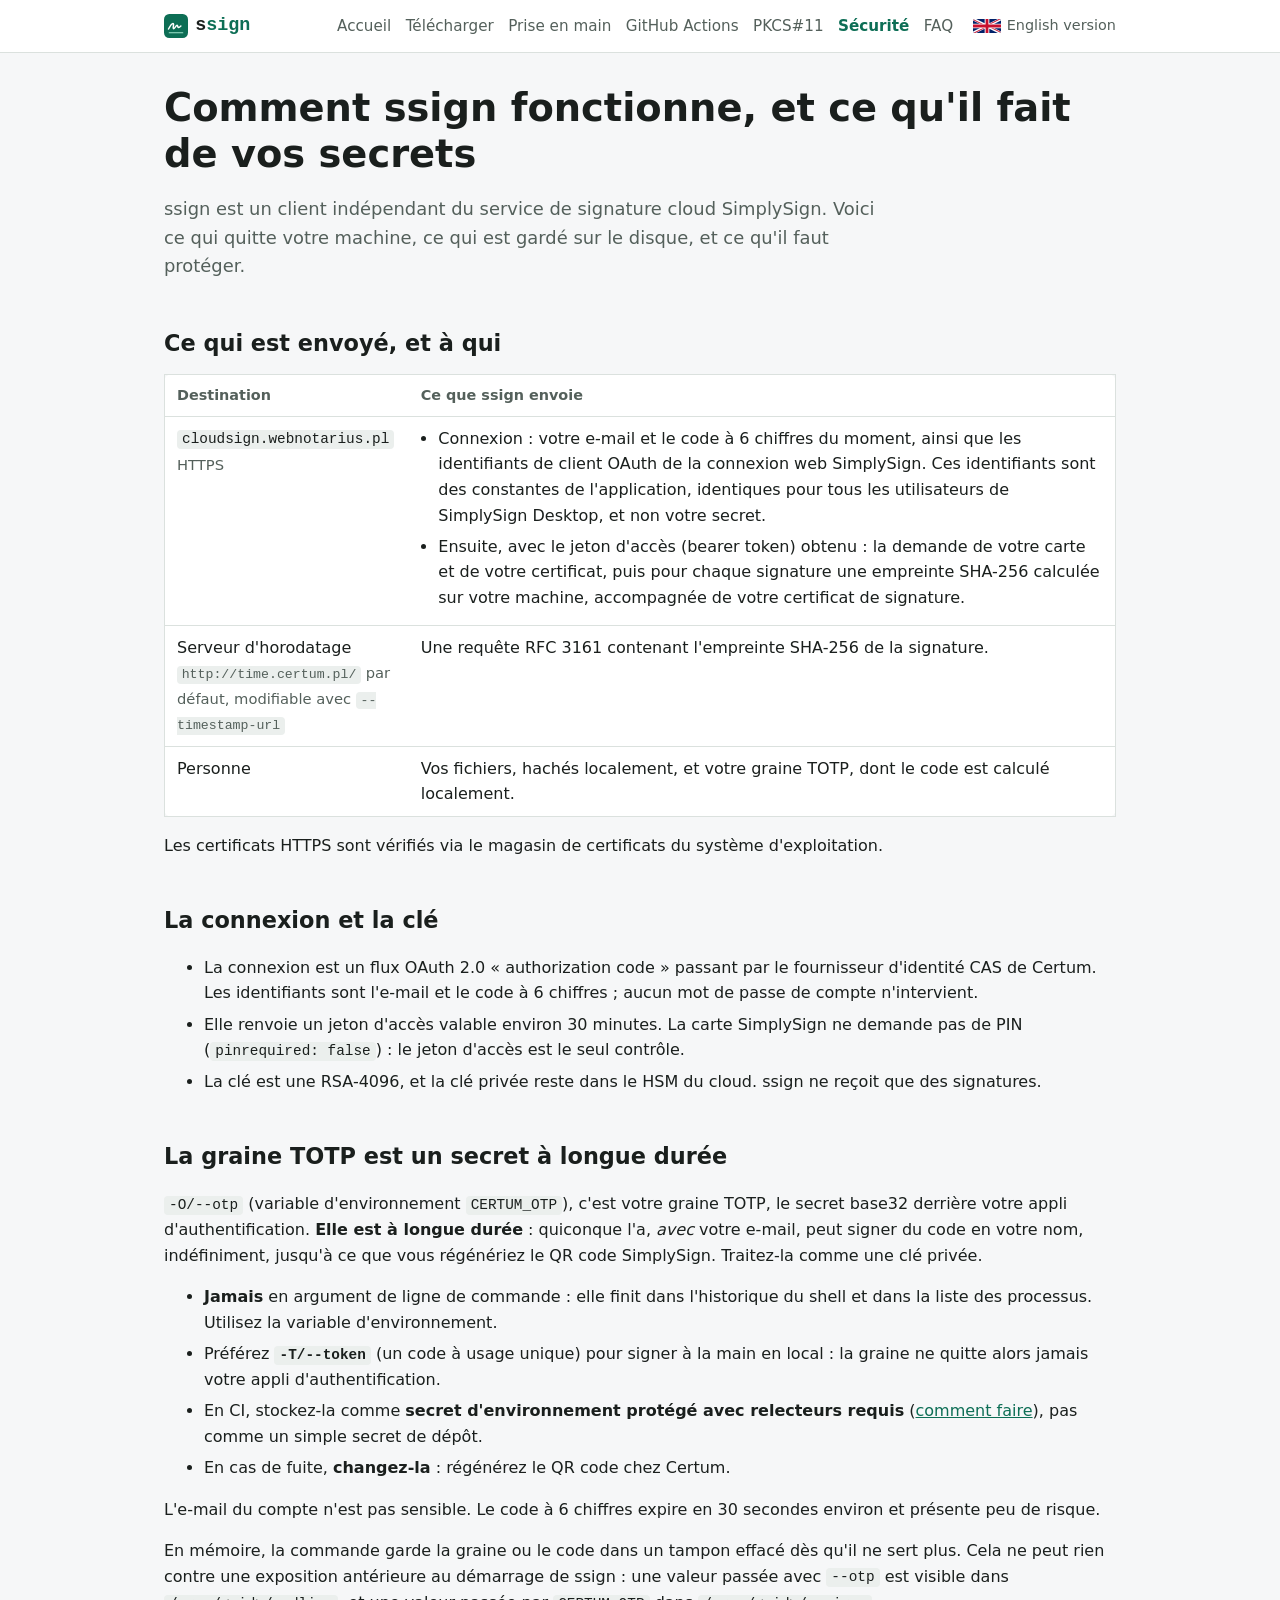
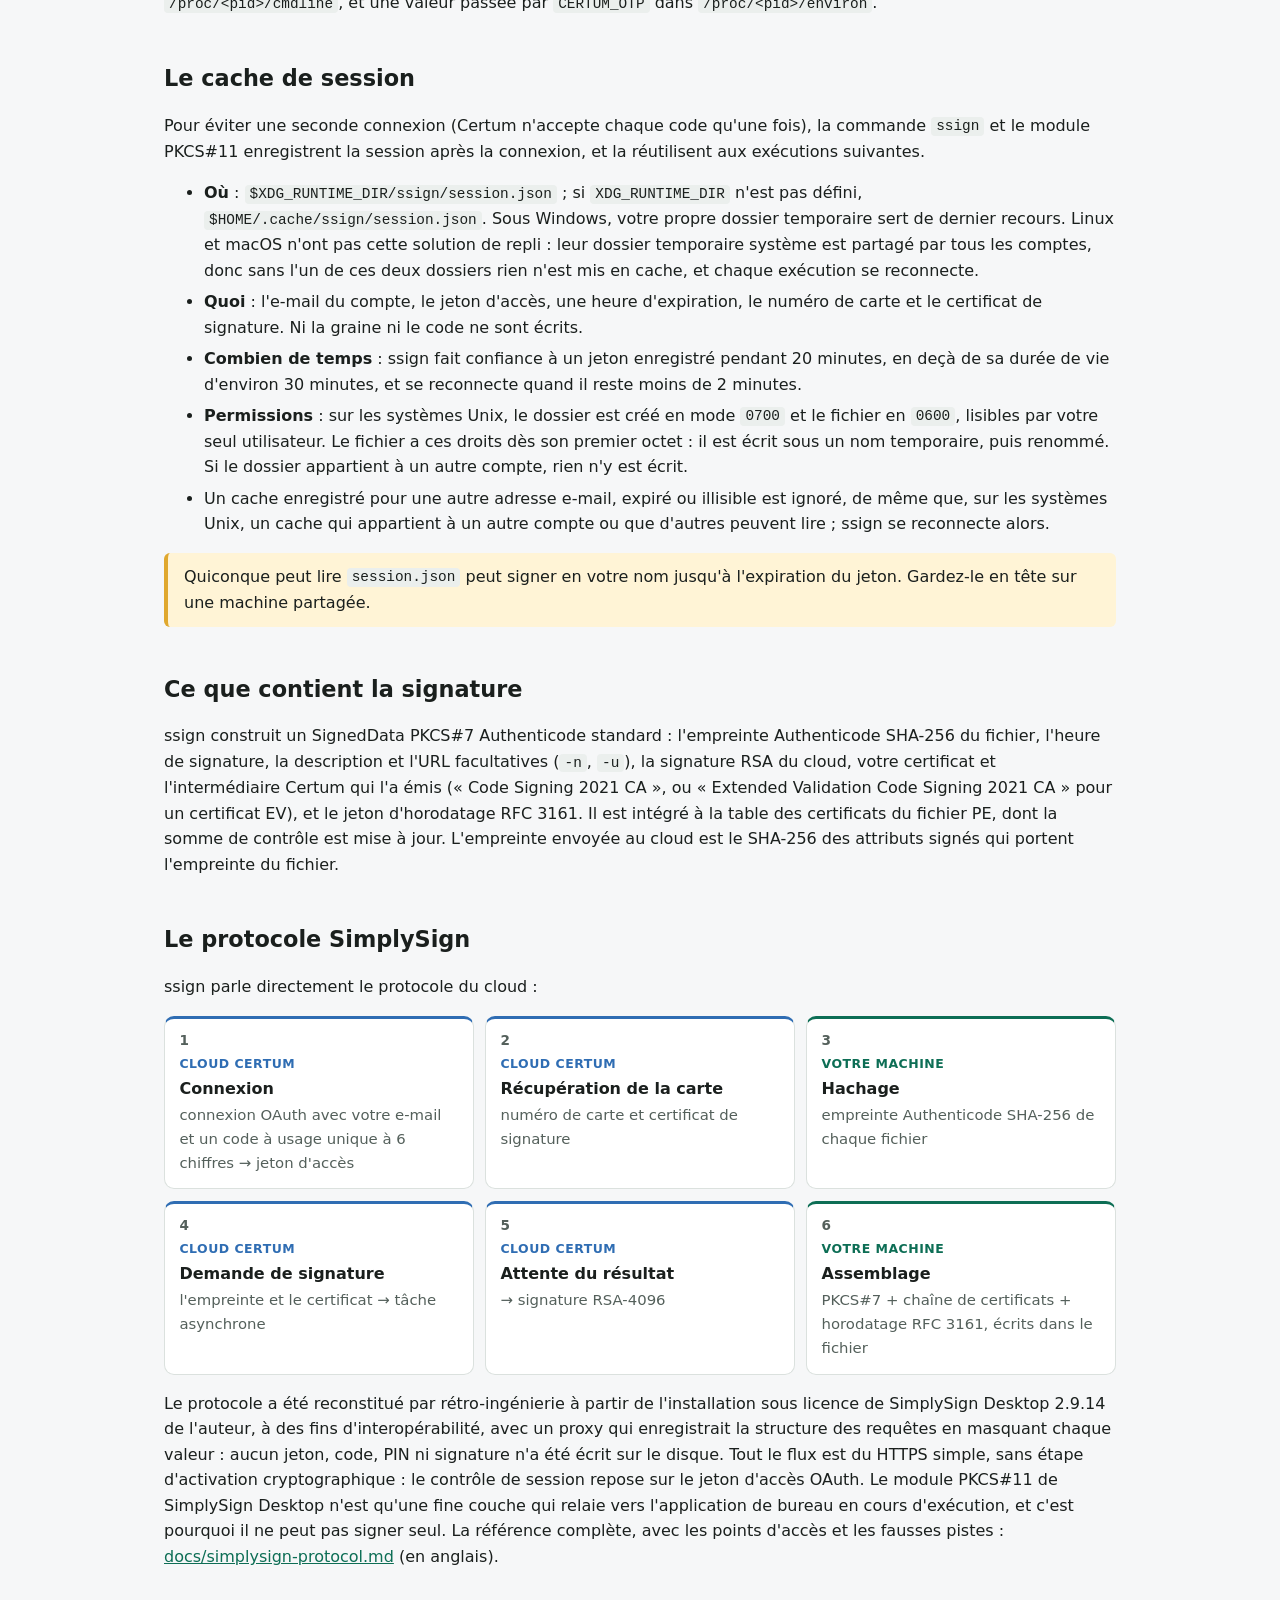
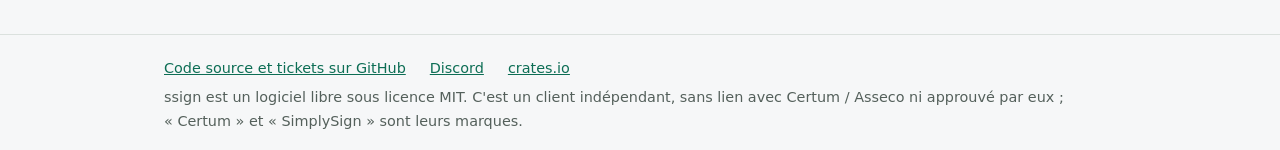
<file: docs/fr/security.html>
<!doctype html>
<html lang="fr">
<head>
<meta charset="utf-8">
<meta name="viewport" content="width=device-width, initial-scale=1">
<title>Fonctionnement et sécurité de ssign avec le cloud Certum SimplySign : protocole, secrets, cache</title>
<meta name="description" content="Ce que ssign envoie au cloud Certum SimplySign et au serveur d&#x27;horodatage, pourquoi la graine TOTP est un secret à longue durée, où le jeton de session est gardé, et comment fonctionne le protocole SimplySign.">
<link rel="canonical" href="https://le-syl21.github.io/ssign/fr/security.html">
<link rel="alternate" hreflang="en" href="https://le-syl21.github.io/ssign/security.html">
<link rel="alternate" hreflang="fr" href="https://le-syl21.github.io/ssign/fr/security.html">
<link rel="alternate" hreflang="x-default" href="https://le-syl21.github.io/ssign/security.html">
<meta property="og:type" content="website">
<meta property="og:site_name" content="ssign">
<meta property="og:title" content="Fonctionnement et sécurité de ssign avec le cloud Certum SimplySign : protocole, secrets, cache">
<meta property="og:description" content="Ce que ssign envoie au cloud Certum SimplySign et au serveur d&#x27;horodatage, pourquoi la graine TOTP est un secret à longue durée, où le jeton de session est gardé, et comment fonctionne le protocole SimplySign.">
<meta property="og:url" content="https://le-syl21.github.io/ssign/fr/security.html">
<meta property="og:image" content="https://le-syl21.github.io/ssign/img/og.jpg">
<meta property="og:image:width" content="1200">
<meta property="og:image:height" content="630">
<meta property="og:locale" content="fr_FR">
<meta property="og:locale:alternate" content="en_GB">
<meta name="twitter:card" content="summary_large_image">
<meta name="twitter:title" content="Fonctionnement et sécurité de ssign avec le cloud Certum SimplySign : protocole, secrets, cache">
<meta name="twitter:description" content="Ce que ssign envoie au cloud Certum SimplySign et au serveur d&#x27;horodatage, pourquoi la graine TOTP est un secret à longue durée, où le jeton de session est gardé, et comment fonctionne le protocole SimplySign.">
<meta name="twitter:image" content="https://le-syl21.github.io/ssign/img/og.jpg">
<meta name="color-scheme" content="light dark">
<link rel="icon" type="image/svg+xml" href="../img/favicon.svg">
<link rel="stylesheet" href="../style.css">
<script type="application/ld+json">{"@context": "https://schema.org", "@graph": [{"@type": "SoftwareApplication", "@id": "https://le-syl21.github.io/ssign/#app", "name": "ssign", "description": "Outil en ligne de commande qui signe en Authenticode les binaires Windows avec un certificat cloud Certum SimplySign depuis Linux, macOS ou Windows, sans SimplySign Desktop.", "applicationCategory": "DeveloperApplication", "operatingSystem": "Linux, macOS, Windows", "url": "https://le-syl21.github.io/ssign/", "downloadUrl": "https://github.com/Le-Syl21/ssign/releases/latest", "license": "https://opensource.org/licenses/MIT", "codeRepository": "https://github.com/Le-Syl21/ssign", "offers": {"@type": "Offer", "price": "0", "priceCurrency": "EUR"}, "softwareVersion": "0.1.8"}, {"@type": "WebPage", "name": "Fonctionnement et sécurité de ssign avec le cloud Certum SimplySign : protocole, secrets, cache", "description": "Ce que ssign envoie au cloud Certum SimplySign et au serveur d'horodatage, pourquoi la graine TOTP est un secret à longue durée, où le jeton de session est gardé, et comment fonctionne le protocole SimplySign.", "url": "https://le-syl21.github.io/ssign/fr/security.html", "inLanguage": "fr", "about": {"@id": "https://le-syl21.github.io/ssign/#app"}}]}</script>
</head>
<body>
<header class="site"><div class="wrap">
<a class="brand" href="./"><img src="../img/favicon.svg" alt="" width="24" height="24"><span>s<b>sign</b></span></a>
<nav class="main"><a href="./">Accueil</a><a href="download.html">Télécharger</a><a href="getting-started.html">Prise en main</a><a href="github-actions.html">GitHub Actions</a><a href="pkcs11.html">PKCS#11</a><a href="security.html" aria-current="page">Sécurité</a><a href="faq.html">FAQ</a></nav>
<a class="lang" href="../security.html" hreflang="en" lang="en"><img src="../img/gb.svg" alt="" width="21" height="14">English version</a>
</div></header>
<main><div class="wrap">
<h1>Comment ssign fonctionne, et ce qu'il fait de vos secrets</h1>
<p class="lead">ssign est un client indépendant du service de signature cloud SimplySign. Voici ce qui quitte votre
machine, ce qui est gardé sur le disque, et ce qu'il faut protéger.</p>

<h2>Ce qui est envoyé, et à qui</h2>
<div class="table"><table><thead><tr><th>Destination</th><th>Ce que ssign envoie</th></tr></thead><tbody>
<tr><td><code>cloudsign.webnotarius.pl</code><br><span class="muted">HTTPS</span></td><td><ul>
<li>Connexion : votre e-mail et le code à 6 chiffres du moment, ainsi que les identifiants de client OAuth de la
connexion web SimplySign. Ces identifiants sont des constantes de l'application, identiques pour tous les
utilisateurs de SimplySign Desktop, et non votre secret.</li>
<li>Ensuite, avec le jeton d'accès (bearer token) obtenu : la demande de votre carte et de votre certificat, puis pour
chaque signature une empreinte SHA-256 calculée sur votre machine, accompagnée de votre certificat de signature.</li>
</ul></td></tr>
<tr><td>Serveur d'horodatage<br><span class="muted"><code>http://time.certum.pl/</code> par défaut, modifiable avec
<code>--timestamp-url</code></span></td><td>Une requête RFC 3161 contenant l'empreinte SHA-256 de la signature.</td></tr>
<tr><td>Personne</td><td>Vos fichiers, hachés localement, et votre graine TOTP, dont le code est calculé
localement.</td></tr>
</tbody></table></div>
<p>Les certificats HTTPS sont vérifiés via le magasin de certificats du système d'exploitation.</p>

<h2>La connexion et la clé</h2>
<ul>
<li>La connexion est un flux OAuth 2.0 « authorization code » passant par le fournisseur d'identité CAS de Certum. Les
identifiants sont l'e-mail et le code à 6 chiffres ; aucun mot de passe de compte n'intervient.</li>
<li>Elle renvoie un jeton d'accès valable environ 30 minutes. La carte SimplySign ne demande pas de PIN
(<code>pinrequired: false</code>) : le jeton d'accès est le seul contrôle.</li>
<li>La clé est une RSA-4096, et la clé privée reste dans le HSM du cloud. ssign ne reçoit que des signatures.</li>
</ul>

<h2 id="seed">La graine TOTP est un secret à longue durée</h2>
<p><code>-O/--otp</code> (variable d'environnement <code>CERTUM_OTP</code>), c'est votre graine TOTP, le secret base32
derrière votre appli d'authentification. <strong>Elle est à longue durée</strong> : quiconque l'a, <em>avec</em> votre
e-mail, peut signer du code en votre nom, indéfiniment, jusqu'à ce que vous régénériez le QR code SimplySign.
Traitez-la comme une clé privée.</p>
<ul>
<li><strong>Jamais</strong> en argument de ligne de commande : elle finit dans l'historique du shell et dans la liste
des processus. Utilisez la variable d'environnement.</li>
<li>Préférez <strong><code>-T/--token</code></strong> (un code à usage unique) pour signer à la main en local : la
graine ne quitte alors jamais votre appli d'authentification.</li>
<li>En CI, stockez-la comme <strong>secret d'environnement protégé avec relecteurs requis</strong>
(<a href="github-actions.html#approval">comment faire</a>), pas comme un simple secret de dépôt.</li>
<li>En cas de fuite, <strong>changez-la</strong> : régénérez le QR code chez Certum.</li>
</ul>
<p>L'e-mail du compte n'est pas sensible. Le code à 6 chiffres expire en 30 secondes environ et présente peu de
risque.</p>
<p>En mémoire, la commande garde la graine ou le code dans un tampon effacé dès qu'il ne sert plus. Cela ne peut rien
contre une exposition antérieure au démarrage de ssign : une valeur passée avec <code>--otp</code> est visible dans
<code>/proc/&lt;pid&gt;/cmdline</code>, et une valeur passée par <code>CERTUM_OTP</code> dans
<code>/proc/&lt;pid&gt;/environ</code>.</p>

<h2 id="cache">Le cache de session</h2>
<p>Pour éviter une seconde connexion (Certum n'accepte chaque code qu'une fois), la commande <code>ssign</code> et le
module PKCS#11 enregistrent la session après la connexion, et la réutilisent aux exécutions suivantes.</p>
<ul>
<li><strong>Où</strong> : <code>$XDG_RUNTIME_DIR/ssign/session.json</code> ; si <code>XDG_RUNTIME_DIR</code> n'est pas
défini, <code>$HOME/.cache/ssign/session.json</code>. Sous Windows, votre propre dossier temporaire sert de dernier
recours. Linux et macOS n'ont pas cette solution de repli : leur dossier temporaire système est partagé par tous les
comptes, donc sans l'un de ces deux dossiers rien n'est mis en cache, et chaque exécution se reconnecte.</li>
<li><strong>Quoi</strong> : l'e-mail du compte, le jeton d'accès, une heure d'expiration, le numéro de carte et le
certificat de signature. Ni la graine ni le code ne sont écrits.</li>
<li><strong>Combien de temps</strong> : ssign fait confiance à un jeton enregistré pendant 20 minutes, en deçà de sa
durée de vie d'environ 30 minutes, et se reconnecte quand il reste moins de 2 minutes.</li>
<li><strong>Permissions</strong> : sur les systèmes Unix, le dossier est créé en mode <code>0700</code> et le fichier en
<code>0600</code>, lisibles par votre seul utilisateur. Le fichier a ces droits dès son premier octet : il est écrit
sous un nom temporaire, puis renommé. Si le dossier appartient à un autre compte, rien n'y est écrit.</li>
<li>Un cache enregistré pour une autre adresse e-mail, expiré ou illisible est ignoré, de même que, sur les systèmes
Unix, un cache qui appartient à un autre compte ou que d'autres peuvent lire ; ssign se reconnecte alors.</li>
</ul>
<div class="note">Quiconque peut lire <code>session.json</code> peut signer en votre nom jusqu'à l'expiration du jeton.
Gardez-le en tête sur une machine partagée.</div>

<h2>Ce que contient la signature</h2>
<p>ssign construit un SignedData PKCS#7 Authenticode standard : l'empreinte Authenticode SHA-256 du fichier, l'heure de
signature, la description et l'URL facultatives (<code>-n</code>, <code>-u</code>), la signature RSA du cloud, votre
certificat et l'intermédiaire Certum qui l'a émis (« Code Signing 2021 CA », ou « Extended Validation Code Signing 2021
CA » pour un certificat EV), et le jeton d'horodatage RFC 3161. Il est intégré à la
table des certificats du fichier PE, dont la somme de contrôle est mise à jour. L'empreinte envoyée au cloud est le
SHA-256 des attributs signés qui portent l'empreinte du fichier.</p>

<h2>Le protocole SimplySign</h2>
<p>ssign parle directement le protocole du cloud :</p>
<ol class="flow"><li class="cloud"><span class="where">Cloud Certum</span><strong>Connexion</strong><span>connexion OAuth avec votre e-mail et un code à usage unique à 6 chiffres → jeton d'accès</span></li><li class="cloud"><span class="where">Cloud Certum</span><strong>Récupération de la carte</strong><span>numéro de carte et certificat de signature</span></li><li class="local"><span class="where">Votre machine</span><strong>Hachage</strong><span>empreinte Authenticode SHA-256 de chaque fichier</span></li><li class="cloud"><span class="where">Cloud Certum</span><strong>Demande de signature</strong><span>l'empreinte et le certificat → tâche asynchrone</span></li><li class="cloud"><span class="where">Cloud Certum</span><strong>Attente du résultat</strong><span>→ signature RSA-4096</span></li><li class="local"><span class="where">Votre machine</span><strong>Assemblage</strong><span>PKCS#7 + chaîne de certificats + horodatage RFC 3161, écrits dans le fichier</span></li></ol>
<p>Le protocole a été reconstitué par rétro-ingénierie à partir de l'installation sous licence de SimplySign Desktop
2.9.14 de l'auteur, à des fins d'interopérabilité, avec un proxy qui enregistrait la structure des requêtes en masquant
chaque valeur : aucun jeton, code, PIN ni signature n'a été écrit sur le disque. Tout le flux est du HTTPS simple, sans
étape d'activation cryptographique : le contrôle de session repose sur le jeton d'accès OAuth. Le module PKCS#11 de
SimplySign Desktop n'est qu'une fine couche qui relaie vers l'application de bureau en cours d'exécution, et c'est
pourquoi il ne peut pas signer seul. La référence complète, avec les points d'accès et les fausses pistes :
<a href="https://github.com/Le-Syl21/ssign/blob/main/docs/simplysign-protocol.md">docs/simplysign-protocol.md</a> (en anglais).</p>
</div></main>
<footer class="site"><div class="wrap">
<a href="https://github.com/Le-Syl21/ssign">Code source et tickets sur GitHub</a>
<a href="https://discord.gg/T37DYHmt2j">Discord</a>
<a href="https://crates.io/crates/ssign">crates.io</a>
<span>ssign est un logiciel libre sous licence MIT. C'est un client indépendant, sans lien avec Certum / Asseco ni approuvé par eux ; « Certum » et « SimplySign » sont leurs marques.</span>
</div></footer>
</body>
</html>
</file>
<file: docs/style.css>
:root {
  --bg: #f6f7f8;
  --surface: #ffffff;
  --text: #1a1f1d;
  --muted: #54605b;
  --line: #dbe1de;
  --accent: #0d6e55;
  --accent-strong: #0a5744;
  --accent-soft: #e2f2ec;
  --on-accent: #ffffff;
  --code-bg: #ebefed;
  --term-bg: #16201c;
  --term-text: #e3efe9;
  --warn-bg: #fff4d6;
  --warn-line: #e0a82e;
  --hero-from: #e3f3ec;
  --hero-to: #f6f7f8;
  --cloud: #2f6db3;
  --local: #0d6e55;
}
@media (prefers-color-scheme: dark) {
  :root:not([data-theme="light"]) {
    --bg: #111615;
    --surface: #1a211f;
    --text: #e6ece9;
    --muted: #a0aca7;
    --line: #2f3a36;
    --accent: #5fd0a8;
    --accent-strong: #93e2c5;
    --accent-soft: #19302a;
    --on-accent: #06221a;
    --code-bg: #242d2a;
    --term-bg: #0b100e;
    --term-text: #dce9e3;
    --warn-bg: #3a2f12;
    --warn-line: #a88420;
    --hero-from: #15302a;
    --hero-to: #111615;
    --cloud: #7fb2ec;
    --local: #5fd0a8;
  }
}
:root[data-theme="dark"] {
  --bg: #111615;
  --surface: #1a211f;
  --text: #e6ece9;
  --muted: #a0aca7;
  --line: #2f3a36;
  --accent: #5fd0a8;
  --accent-strong: #93e2c5;
  --accent-soft: #19302a;
  --on-accent: #06221a;
  --code-bg: #242d2a;
  --term-bg: #0b100e;
  --term-text: #dce9e3;
  --warn-bg: #3a2f12;
  --warn-line: #a88420;
  --hero-from: #15302a;
  --hero-to: #111615;
  --cloud: #7fb2ec;
  --local: #5fd0a8;
}

* { box-sizing: border-box; }
html { -webkit-text-size-adjust: 100%; }
body {
  margin: 0;
  background: var(--bg);
  color: var(--text);
  font: 16px/1.6 system-ui, -apple-system, "Segoe UI", Roboto, "Helvetica Neue", Arial, sans-serif;
}
a { color: var(--accent); }
a:hover { color: var(--accent-strong); }
img { max-width: 100%; height: auto; }
code, pre, kbd { font-family: ui-monospace, SFMono-Regular, Menlo, Consolas, monospace; font-size: 0.9em; }
code { background: var(--code-bg); padding: 0.1em 0.35em; border-radius: 4px; overflow-wrap: anywhere; }
pre { background: var(--term-bg); color: var(--term-text); padding: 0.9rem 1rem; border-radius: 8px; overflow-x: auto; line-height: 1.45; max-width: 100%; }
pre code { background: none; padding: 0; overflow-wrap: normal; white-space: pre; font-size: 0.86rem; color: inherit; }
.muted { color: var(--muted); font-size: 0.92rem; }

.wrap { max-width: 62rem; margin: 0 auto; padding-inline: 1.25rem; }
main .wrap > * { min-width: 0; }

header.site { background: var(--surface); border-bottom: 1px solid var(--line); }
header.site .wrap { display: flex; flex-wrap: wrap; align-items: center; gap: 0.5rem 1.25rem; padding-block: 0.7rem; }
.brand { display: inline-flex; align-items: center; gap: 0.45rem; font-weight: 700; font-size: 1.15rem; color: var(--text); text-decoration: none; margin-right: auto; font-family: ui-monospace, SFMono-Regular, Menlo, Consolas, monospace; }
.brand img { width: 24px; height: 24px; }
.brand b { color: var(--accent); font-weight: inherit; }
nav.main { display: flex; flex-wrap: wrap; gap: 0.2rem 0.9rem; }
nav.main a { color: var(--muted); text-decoration: none; font-size: 0.95rem; }
nav.main a:hover, nav.main a[aria-current="page"] { color: var(--accent); }
nav.main a[aria-current="page"] { font-weight: 600; }
.lang { display: inline-flex; align-items: center; gap: 0.35rem; font-size: 0.9rem; color: var(--muted); text-decoration: none; }
.lang img { height: 14px; width: auto; border-radius: 2px; }

main { padding-block: 2rem 3rem; }
h1 { font-size: clamp(1.7rem, 4vw, 2.4rem); line-height: 1.2; margin: 0 0 0.6rem; overflow-wrap: break-word; }
h2 { font-size: 1.4rem; margin: 2.4rem 0 0.8rem; padding-top: 0.4rem; scroll-margin-top: 1rem; }
h3 { font-size: 1.1rem; margin: 1.6rem 0 0.5rem; }
.lead { font-size: 1.12rem; color: var(--muted); max-width: 46rem; }

.hero { background: linear-gradient(160deg, var(--hero-from), var(--hero-to)); border: 1px solid var(--line); border-radius: 16px; padding: clamp(1.2rem, 4vw, 2.4rem); margin-bottom: 1.5rem; }
.hero h1 { font-size: clamp(1.8rem, 4.6vw, 2.6rem); }
.hero .lead { color: var(--text); }
.hero pre { max-width: 36rem; }
.eyebrow { margin: 0 0 0.4rem; font-size: 0.85rem; font-weight: 600; letter-spacing: 0.04em; text-transform: uppercase; color: var(--accent); }
.actions { display: flex; flex-wrap: wrap; gap: 0.6rem; margin: 1.2rem 0 0; }

.cards { display: grid; grid-template-columns: repeat(auto-fit, minmax(13.5rem, 1fr)); gap: 1rem; margin-top: 2rem; }
.card { background: var(--surface); border: 1px solid var(--line); border-radius: 12px; padding: 1rem 1.1rem; display: flex; flex-direction: column; }
.card h3 { margin: 0 0 0.4rem; }
.card p { margin: 0 0 0.8rem; color: var(--muted); font-size: 0.95rem; flex: 1; }
.card a.more { font-weight: 600; text-decoration: none; }

ol.flow { list-style: none; counter-reset: step; padding: 0; margin: 1rem 0; display: grid; grid-template-columns: repeat(auto-fit, minmax(15rem, 1fr)); gap: 0.7rem; }
ol.flow li { counter-increment: step; background: var(--surface); border: 1px solid var(--line); border-top: 3px solid var(--local); border-radius: 10px; padding: 0.7rem 0.9rem 0.8rem; margin: 0; display: flex; flex-direction: column; gap: 0.15rem; }
ol.flow li.cloud { border-top-color: var(--cloud); }
ol.flow li::before { content: counter(step); font-weight: 700; font-size: 0.85rem; color: var(--muted); }
ol.flow .where { font-size: 0.78rem; font-weight: 600; letter-spacing: 0.04em; text-transform: uppercase; color: var(--local); }
ol.flow li.cloud .where { color: var(--cloud); }
ol.flow li > span:last-child { color: var(--muted); font-size: 0.93rem; }

.table { overflow-x: auto; margin: 0.8rem 0; }
table { border-collapse: collapse; width: 100%; background: var(--surface); border: 1px solid var(--line); border-radius: 8px; }
th, td { text-align: left; padding: 0.55rem 0.75rem; border-bottom: 1px solid var(--line); vertical-align: top; }
th { font-size: 0.9rem; color: var(--muted); font-weight: 600; }
tr:last-child td { border-bottom: 0; }
td ul { margin: 0; padding-left: 1.1rem; }
table.dl td { vertical-align: middle; }
table.opts td:first-child code, table.opts td:nth-child(2) code { white-space: nowrap; overflow-wrap: normal; }
table.modes td code { white-space: nowrap; overflow-wrap: normal; }

.btn { display: inline-block; background: var(--accent); color: var(--on-accent); text-decoration: none; font-weight: 600; padding: 0.35rem 0.75rem; border-radius: 6px; font-size: 0.92rem; white-space: nowrap; }
.btn:hover { background: var(--accent-strong); color: var(--on-accent); }
.btn.big { padding: 0.6rem 1.1rem; font-size: 1rem; border-radius: 8px; }
.btn.ghost { background: var(--accent-soft); color: var(--accent); }
.btn.ghost:hover { color: var(--accent-strong); }

.note { background: var(--warn-bg); border-left: 4px solid var(--warn-line); padding: 0.7rem 1rem; border-radius: 6px; margin: 1rem 0; }
ol li, ul li { margin-bottom: 0.35rem; }
li > pre { margin: 0.5rem 0; }

details { background: var(--surface); border: 1px solid var(--line); border-radius: 8px; margin: 0.6rem 0; padding: 0 1rem; }
details > summary { cursor: pointer; padding: 0.65rem 0; font-weight: 600; }
details[open] > summary { border-bottom: 1px solid var(--line); margin-bottom: 0.6rem; }
details.faq > summary { list-style-position: outside; margin-left: 1rem; }
details.faq > summary h2 { display: inline; font-size: 1.05rem; margin: 0; padding: 0; }
details.faq > p { margin: 0 0 0.9rem; }

footer.site { border-top: 1px solid var(--line); color: var(--muted); font-size: 0.9rem; }
footer.site .wrap { padding-block: 1.4rem; display: flex; flex-wrap: wrap; gap: 0.4rem 1.5rem; }

@media (max-width: 560px) {
  .wrap { padding-inline: 1rem; }
  table.dl .btn { white-space: normal; overflow-wrap: anywhere; font-size: 0.85rem; }
  table.dl th:nth-child(3), table.dl td:nth-child(3) { display: none; }
  th, td { padding: 0.5rem 0.55rem; }
  td a { overflow-wrap: anywhere; }
  .actions .btn { flex: 1 1 100%; text-align: center; }
  pre code { font-size: 0.8rem; }
  table.opts thead, table.modes thead { display: none; }
  table.opts, table.opts tbody, table.opts tr, table.opts td,
  table.modes, table.modes tbody, table.modes tr, table.modes td { display: block; width: 100%; }
  table.opts tr, table.modes tr { border-bottom: 1px solid var(--line); padding: 0.4rem 0; }
  table.opts tr:last-child, table.modes tr:last-child { border-bottom: 0; }
  table.opts td, table.modes td { border: 0; padding: 0.15rem 0.7rem; }
  table.opts td:nth-child(2)::before { content: attr(data-label) " : "; color: var(--muted); font-size: 0.85rem; }
  table.opts td:nth-child(2):lang(en)::before { content: attr(data-label) ": "; }
}
</file>
